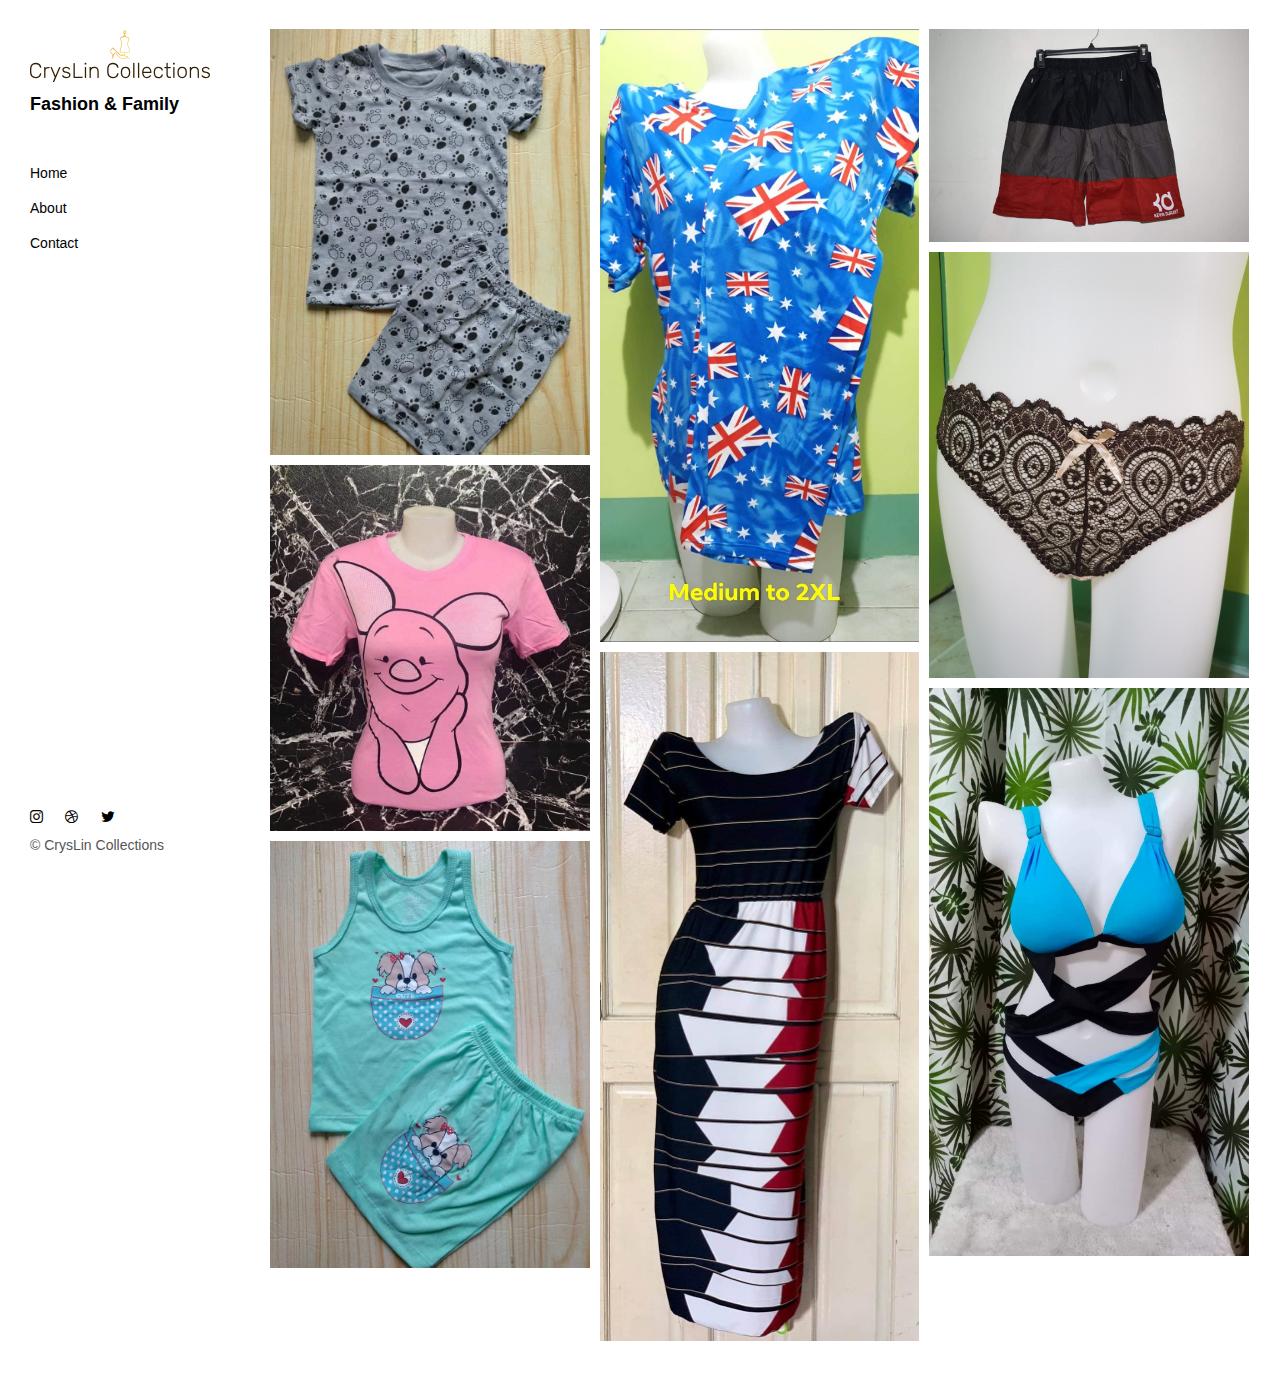
<file: CrysLin Collections/savory/index.html>
<!DOCTYPE html>
<html lang="en">
  <head>
    <meta charset="UTF-8" />
    <meta content="IE=edge" http-equiv="X-UA-Compatible" />
    <meta content="width=device-width,initial-scale=1" name="viewport" />
    <meta content="Page description" name="description" />
    <meta name="google" content="notranslate" />
    <meta
      content="Mashup templates have been developped by Orson.io team"
      name="author"
    />

    <!-- Disable tap highlight on IE -->
    <meta name="msapplication-tap-highlight" content="no" />

    <link href="./assets/apple-icon-180x180.png" rel="apple-touch-icon" />
    <link href="./assets/favicon.ico" rel="icon" />

    <title>CrysLin Collections</title>

    <link href="./main.82cfd66e.css" rel="stylesheet" />
  </head>

  <body>
    <!-- Add your content of header -->
    <header class="">
      <div class="navbar navbar-default visible-xs">
        <button type="button" class="navbar-toggle collapsed">
          <span class="sr-only">Toggle navigation</span>
          <span class="icon-bar"></span>
          <span class="icon-bar"></span>
          <span class="icon-bar"></span>
        </button>
        <a href="./index.html" class="navbar-brand">CrysLin Collections</a>
      </div>

      <nav class="sidebar">
        <div class="navbar-collapse" id="navbar-collapse">
          <div class="site-header hidden-xs">
            <a class="site-brand" href="./index.html" title="">
              <img
                class="img-responsive site-logo"
                alt=""
                src="./assets/images/mashup-logo.svg"
              />
              Fashion & Family
            </a>
            <!-- <p>
              Indulge yourself with fashion trendy family friendly designs.
            </p> -->
          </div>
          <ul class="nav">
            <li><a href="./index.html" title="">Home</a></li>
            <li><a href="./about.html" title="">About</a></li>
            <!-- <li><a href="./services.html" title="">Services</a></li> -->
            <li><a href="./contact.html" title="">Contact</a></li>
            <!-- <li><a href="./components.html" title="">Components</a></li> -->
          </ul>

          <nav class="nav-footer">
            <p class="nav-footer-social-buttons">
              <a class="fa-icon" href="https://www.instagram.com/" title="">
                <i class="fa fa-instagram"></i>
              </a>
              <a class="fa-icon" href="https://dribbble.com/" title="">
                <i class="fa fa-dribbble"></i>
              </a>
              <a class="fa-icon" href="https://twitter.com/" title="">
                <i class="fa fa-twitter"></i>
              </a>
            </p>
            <p>
              © CrysLin Collections
            </p>
          </nav>
        </div>
      </nav>
    </header>
    <main class="" id="main-collapse">
      <!-- Add your site or app content here -->

      <div class="hero-full-wrapper">
        <div class="grid">
          <div class="gutter-sizer"></div>
          <div class="grid-sizer"></div>

          <div class="grid-item">
            <img
              class="img-responsive"
              alt=""
              src="./assets/images/img-12.jpg"
            />
            <a href="./kdpjs.html" class="project-description">
              <div class="project-text-holder">
                <div class="project-text-inner">
                  <h3>Kid's Pajamas</h3>
                  <p>Discover more</p>
                </div>
              </div>
            </a>
          </div>

          <div class="grid-item">
            <img
              class="img-responsive"
              alt=""
              src="./assets/images/img-05.jpg"
            />
            <a href="./adpjs.html" class="project-description">
              <div class="project-text-holder">
                <div class="project-text-inner">
                  <h3>Trendy Adult Pajamas</h3>
                  <p>Discover more</p>
                </div>
              </div>
            </a>
          </div>

          <div class="grid-item">
            <img
              class="img-responsive"
              alt=""
              src="./assets/images/img-13.jpg"
            />
            <a href="./mnsw.html" class="project-description">
              <div class="project-text-holder">
                <div class="project-text-inner">
                  <h3>Men's Sportswear</h3>
                  <p>Discover more</p>
                </div>
              </div>
            </a>
          </div>
          <div class="grid-item">
            <img
              class="img-responsive"
              alt=""
              src="./assets/images/img-04.jpg"
            />
            <a href="./allure.html" class="project-description">
              <div class="project-text-holder">
                <div class="project-text-inner">
                  <h3>Alluring</h3>
                  <p>Discover more</p>
                </div>
              </div>
            </a>
          </div>

          <div class="grid-item">
            <img
              class="img-responsive"
              alt=""
              src="./assets/images/img-07.jpg"
            />
            <a href="./csl.html" class="project-description">
              <div class="project-text-holder">
                <div class="project-text-inner">
                  <h3>Simply Casual</h3>
                  <p>Discover more</p>
                </div>
              </div>
            </a>
          </div>

          <div class="grid-item">
            <img
              class="img-responsive"
              alt=""
              src="./assets/images/img-11.jpg"
            />
            <a href="./soph.html" class="project-description">
              <div class="project-text-holder">
                <div class="project-text-inner">
                  <h3>Fashionably Sophisticated</h3>
                  <p>Discover more</p>
                </div>
              </div>
            </a>
          </div>

          <div class="grid-item">
            <img
              class="img-responsive"
              alt=""
              src="./assets/images/img-10.jpg"
            />
            <a href="./wmsw.html" class="project-description">
              <div class="project-text-holder">
                <div class="project-text-inner">
                  <h3>Womens' Beachwear and Bikinis</h3>
                  <p>Discover more</p>
                </div>
              </div>
            </a>
          </div>
          <div class="grid-item">
            <img
              class="img-responsive"
              alt=""
              src="./assets/images/img-03.jpg"
            />
            <a href="./kids.html" class="project-description">
              <div class="project-text-holder">
                <div class="project-text-inner">
                  <h3>For Kids</h3>
                  <p>Discover more</p>
                </div>
              </div>
            </a>
          </div>
        </div>
      </div>

      <script>
        document.addEventListener("DOMContentLoaded", function (event) {
          masonryBuild();
        });
      </script>
    </main>

    <script>
      document.addEventListener("DOMContentLoaded", function (event) {
        navbarToggleSidebar();
        navActivePage();
      });
    </script>

    <!-- Google Analytics: change UA-XXXXX-X to be your site's ID 

<script>
  (function (i, s, o, g, r, a, m) {
    i['GoogleAnalyticsObject'] = r; i[r] = i[r] || function () {
      (i[r].q = i[r].q || []).push(arguments)
    }, i[r].l = 1 * new Date(); a = s.createElement(o),
      m = s.getElementsByTagName(o)[0]; a.async = 1; a.src = g; m.parentNode.insertBefore(a, m)
  })(window, document, 'script', '//www.google-analytics.com/analytics.js', 'ga');
  ga('create', 'UA-XXXXX-X', 'auto');
  ga('send', 'pageview');
</script>

-->
    <script type="text/javascript" src="./main.85741bff.js"></script>
  </body>
</html>
</file>
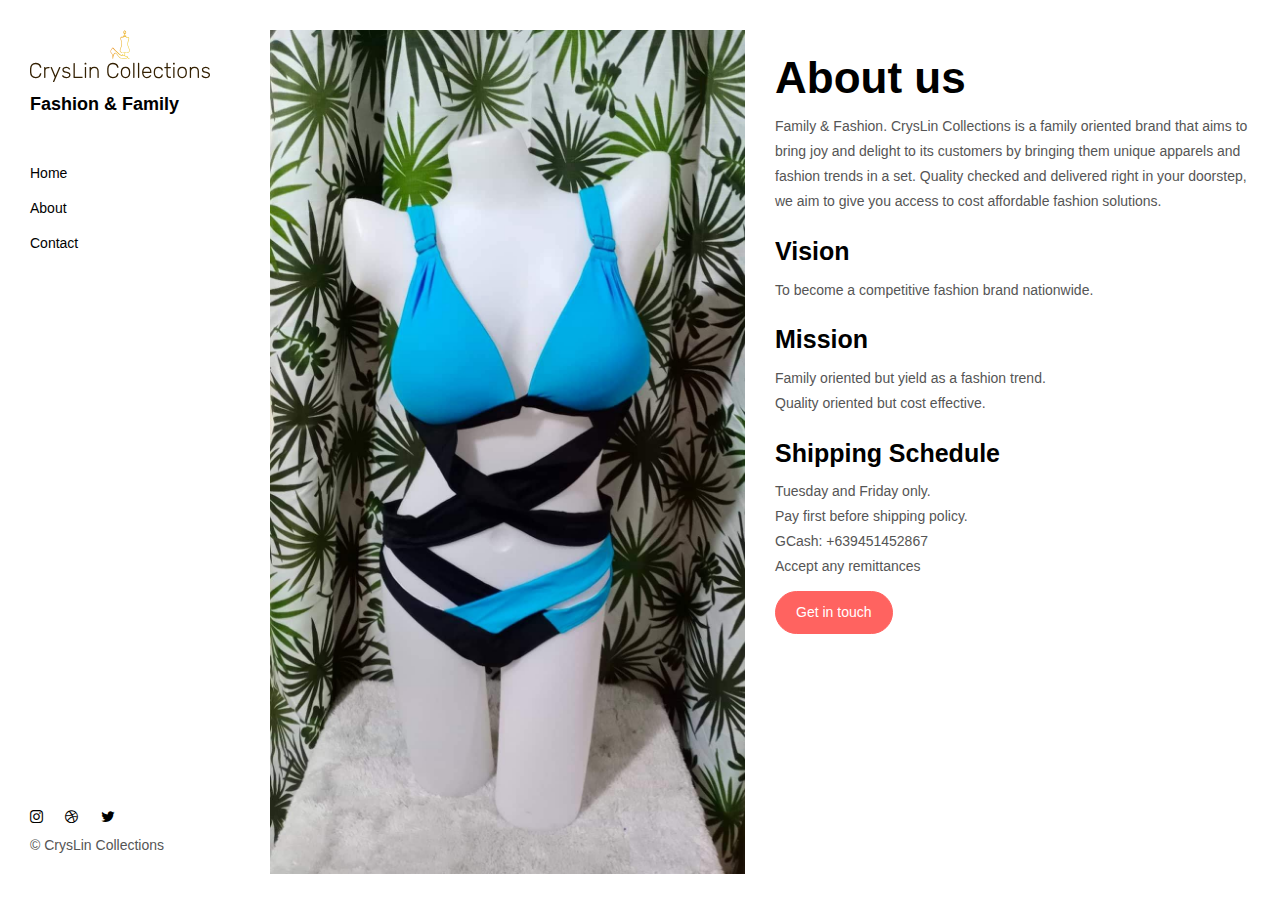
<file: CrysLin Collections/savory/about.html>
<!DOCTYPE html>
<html lang="en">
  <head>
    <meta charset="UTF-8" />
    <meta content="IE=edge" http-equiv="X-UA-Compatible" />
    <meta content="width=device-width,initial-scale=1" name="viewport" />
    <meta content="description" name="description" />
    <meta name="google" content="notranslate" />
    <meta
      content="Mashup templates have been developped by Orson.io team"
      name="author"
    />

    <!-- Disable tap highlight on IE -->
    <meta name="msapplication-tap-highlight" content="no" />

    <link href="./assets/apple-icon-180x180.png" rel="apple-touch-icon" />
    <link href="./assets/favicon.ico" rel="icon" />

    <title>ABOUT US | CrysLin Collections</title>

    <link href="./main.82cfd66e.css" rel="stylesheet" />
  </head>

  <body>
    <!-- Add your content of header -->
    <header class="">
      <div class="navbar navbar-default visible-xs">
        <button type="button" class="navbar-toggle collapsed">
          <span class="sr-only">Toggle navigation</span>
          <span class="icon-bar"></span>
          <span class="icon-bar"></span>
          <span class="icon-bar"></span>
        </button>
        <a href="./index.html" class="navbar-brand">Fashion & Family</a>
      </div>

      <nav class="sidebar">
        <div class="navbar-collapse" id="navbar-collapse">
          <div class="site-header hidden-xs">
            <a class="site-brand" href="./index.html" title="">
              <img
                class="img-responsive site-logo"
                alt=""
                src="./assets/images/mashup-logo.svg"
              />
              Fashion & Family
            </a>
            <!-- <p>Lorem ipsum dolor sit amet, consectetur adipisicing elit, sed do eiusmod
        tempor.</p> -->
          </div>
          <ul class="nav">
            <li><a href="./index.html" title="">Home</a></li>
            <li><a href="./about.html" title="">About</a></li>
            <!-- <li><a href="./services.html" title="">Services</a></li> -->
            <li><a href="./contact.html" title="">Contact</a></li>
            <!-- <li><a href="./components.html" title="">Components</a></li> -->
          </ul>

          <nav class="nav-footer">
            <p class="nav-footer-social-buttons">
              <a class="fa-icon" href="https://www.instagram.com/" title="">
                <i class="fa fa-instagram"></i>
              </a>
              <a class="fa-icon" href="https://dribbble.com/" title="">
                <i class="fa fa-dribbble"></i>
              </a>
              <a class="fa-icon" href="https://twitter.com/" title="">
                <i class="fa fa-twitter"></i>
              </a>
            </p>
            <p>
              © CrysLin Collections
            </p>
          </nav>
        </div>
      </nav>
    </header>
    <main class="" id="main-collapse">
      <div class="row">
        <div class="col-xs-12 col-md-6">
          <img class="img-responsive" alt="" src="./assets/images/img-10.jpg" />
        </div>
        <div class="col-xs-12 col-md-6">
          <h1>About us</h1>

          <p>
            Family & Fashion. CrysLin Collections is a family oriented brand
            that aims to bring joy and delight to its customers by bringing them
            unique apparels and fashion trends in a set. Quality checked and
            delivered right in your doorstep, we aim to give you access to cost
            affordable fashion solutions.
          </p>

          <h3>Vision</h3>

          <p>
            To become a competitive fashion brand nationwide.
          </p>

          <h3>Mission</h3>

          <p>
            Family oriented but yield as a fashion trend. <br />
            Quality oriented but cost effective.
          </p>

          <h3>Shipping Schedule</h3>
          <p>
            Tuesday and Friday only. <br />
            Pay first before shipping policy. <br />
            GCash: +639451452867 <br />
            Accept any remittances <br />
          </p>

          <a href="contact.html" class="btn btn-primary" title="">
            Get in touch</a
          >
        </div>
      </div>
    </main>

    <script>
      document.addEventListener("DOMContentLoaded", function (event) {
        navbarToggleSidebar();
        navActivePage();
      });
    </script>

    <!-- Google Analytics: change UA-XXXXX-X to be your site's ID 

<script>
  (function (i, s, o, g, r, a, m) {
    i['GoogleAnalyticsObject'] = r; i[r] = i[r] || function () {
      (i[r].q = i[r].q || []).push(arguments)
    }, i[r].l = 1 * new Date(); a = s.createElement(o),
      m = s.getElementsByTagName(o)[0]; a.async = 1; a.src = g; m.parentNode.insertBefore(a, m)
  })(window, document, 'script', '//www.google-analytics.com/analytics.js', 'ga');
  ga('create', 'UA-XXXXX-X', 'auto');
  ga('send', 'pageview');
</script>

-->
    <script type="text/javascript" src="./main.85741bff.js"></script>
  </body>
</html>
</file>
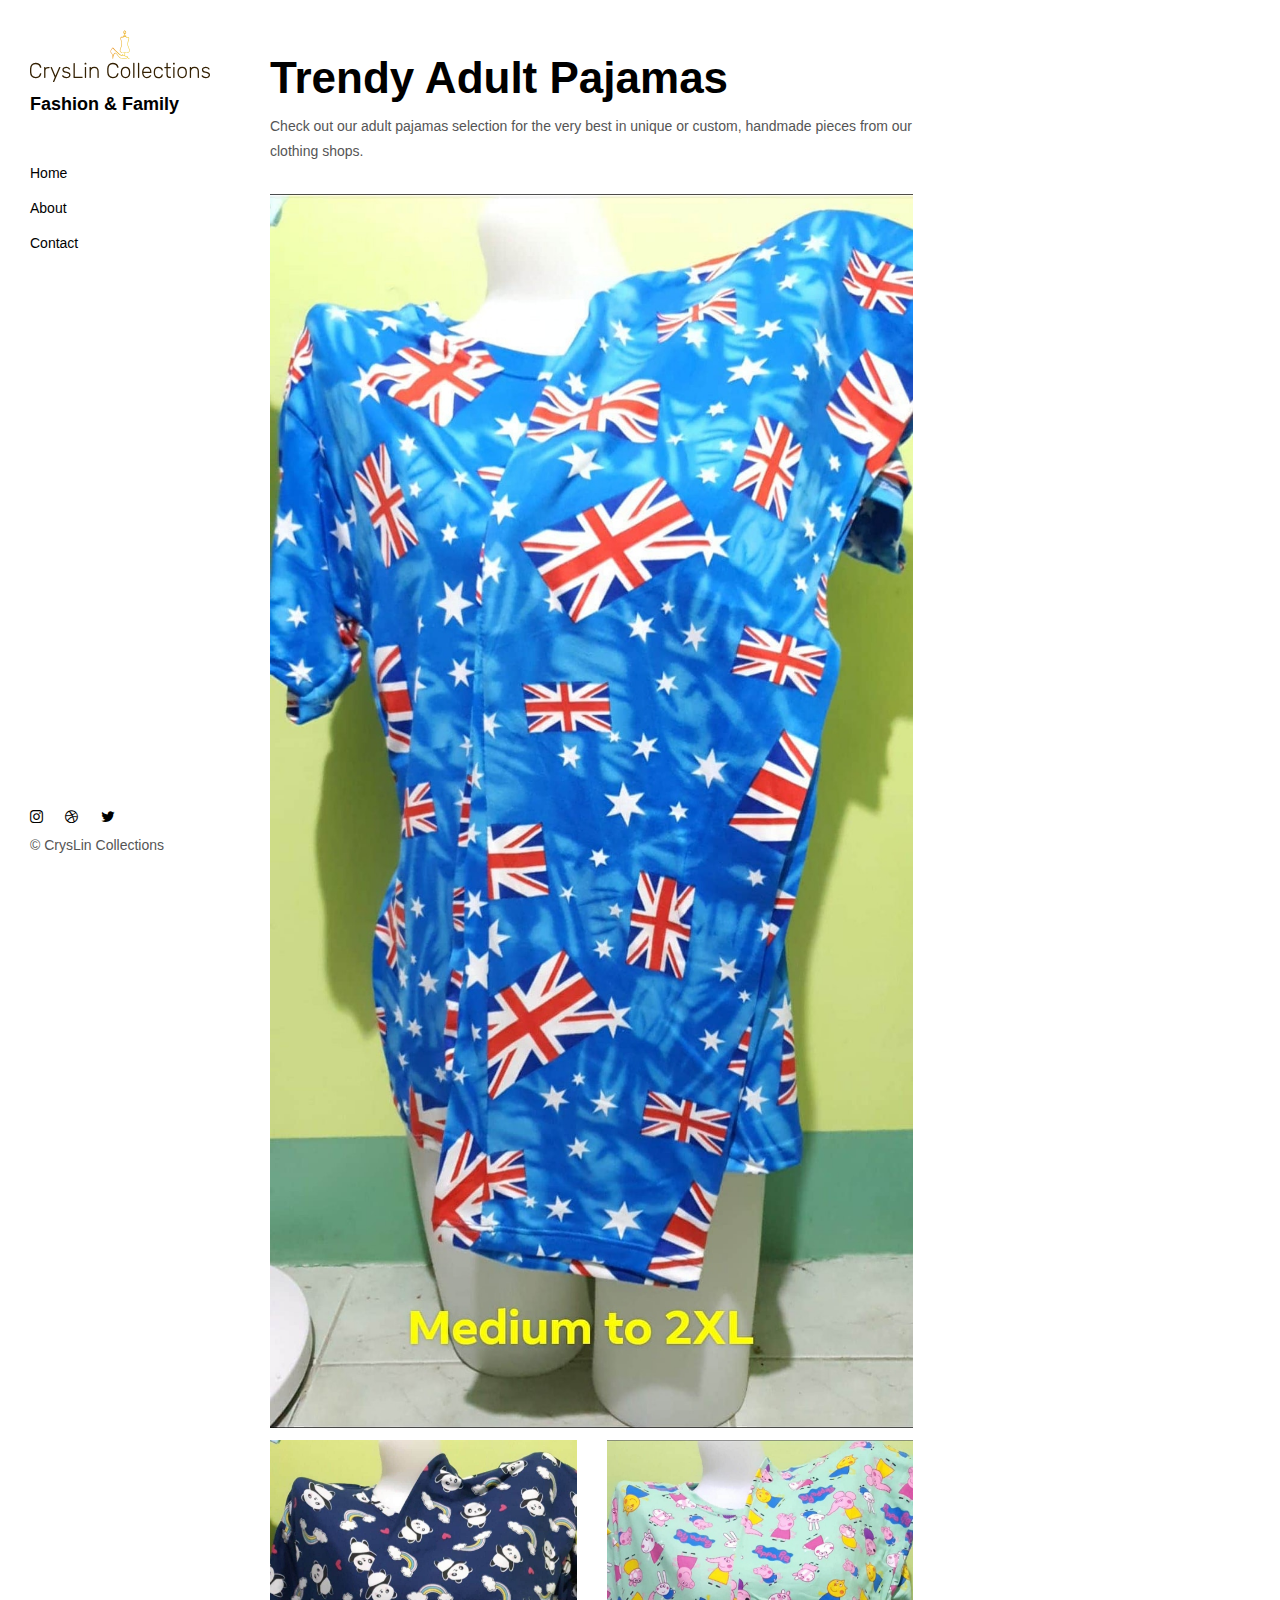
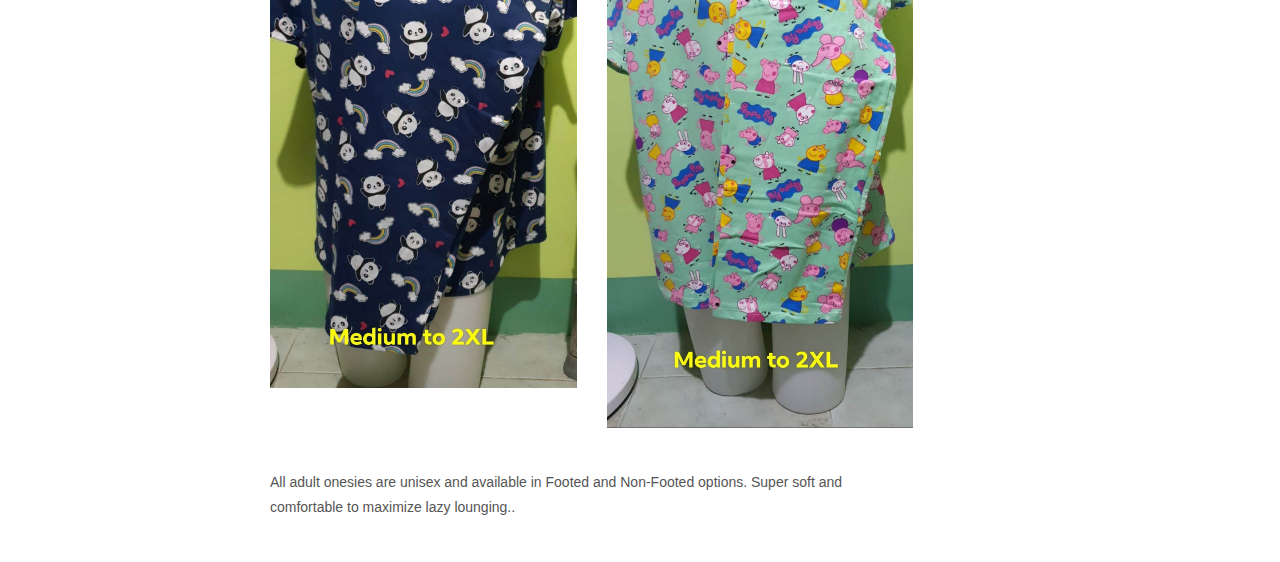
<file: CrysLin Collections/savory/adpjs.html>
<!DOCTYPE html>
<html lang="en">
  <head>
    <meta charset="UTF-8" />
    <meta content="IE=edge" http-equiv="X-UA-Compatible" />
    <meta content="width=device-width,initial-scale=1" name="viewport" />
    <meta content="description" name="description" />
    <meta name="google" content="notranslate" />
    <meta
      content="Mashup templates have been developped by Orson.io team"
      name="author"
    />

    <!-- Disable tap highlight on IE -->
    <meta name="msapplication-tap-highlight" content="no" />

    <link href="./assets/apple-icon-180x180.png" rel="apple-touch-icon" />
    <link href="./assets/favicon.ico" rel="icon" />

    <title>Trendy Adult Pajamas | CrysLin Collections</title>

    <link href="./main.82cfd66e.css" rel="stylesheet" />
  </head>

  <body>
    <!-- Add your content of header -->
    <header class="">
      <div class="navbar navbar-default visible-xs">
        <button type="button" class="navbar-toggle collapsed">
          <span class="sr-only">Toggle navigation</span>
          <span class="icon-bar"></span>
          <span class="icon-bar"></span>
          <span class="icon-bar"></span>
        </button>
        <a href="./index.html" class="navbar-brand">Fashion & Familye</a>
      </div>

      <nav class="sidebar">
        <div class="navbar-collapse" id="navbar-collapse">
          <div class="site-header hidden-xs">
            <a class="site-brand" href="./index.html" title="">
              <img
                class="img-responsive site-logo"
                alt=""
                src="./assets/images/mashup-logo.svg"
              />
              Fashion & Family
            </a>
            <!-- <p>
              Lorem ipsum dolor sit amet, consectetur adipisicing elit, sed do
              eiusmod tempor.
            </p> -->
          </div>
          <ul class="nav">
            <li><a href="./index.html" title="">Home</a></li>
            <li><a href="./about.html" title="">About</a></li>
            <!-- <li><a href="./services.html" title="">Services</a></li> -->
            <li><a href="./contact.html" title="">Contact</a></li>
            <!-- <li><a href="./components.html" title="">Components</a></li> -->
          </ul>

          <nav class="nav-footer">
            <p class="nav-footer-social-buttons">
              <a class="fa-icon" href="https://www.instagram.com/" title="">
                <i class="fa fa-instagram"></i>
              </a>
              <a class="fa-icon" href="https://dribbble.com/" title="">
                <i class="fa fa-dribbble"></i>
              </a>
              <a class="fa-icon" href="https://twitter.com/" title="">
                <i class="fa fa-twitter"></i>
              </a>
            </p>
            <p>
              © CrysLin Collections
            </p>
          </nav>
        </div>
      </nav>
    </header>
    <main class="" id="main-collapse">
      <div class="row">
        <div class="col-xs-12 col-md-8">
          <div class="section-container-spacer">
            <h1>Trendy Adult Pajamas</h1>
            <p>
              Check out our adult pajamas selection for the very best in unique
              or custom, handmade pieces from our clothing shops.
            </p>
          </div>

          <div class="section-container-spacer">
            <p>
              <img
                class="img-responsive"
                alt=""
                src="./assets/images/img-05.jpg"
              />
            </p>
            <div class="row">
              <div class="col-xs-12 col-md-6">
                <p>
                  <img
                    class="img-responsive"
                    alt=""
                    src="./assets/images/img-17.jpg"
                  />
                </p>
              </div>
              <div class="col-xs-12 col-md-6">
                <p>
                  <img
                    class="img-responsive"
                    alt=""
                    src="./assets/images/img-18.jpg"
                  />
                </p>
              </div>
            </div>
          </div>

          <p>
            All adult onesies are unisex and available in Footed and Non-Footed
            options. Super soft and comfortable to maximize lazy lounging..
          </p>
        </div>
      </div>
    </main>

    <script>
      document.addEventListener("DOMContentLoaded", function (event) {
        navbarToggleSidebar();
        navActivePage();
      });
    </script>

    <!-- Google Analytics: change UA-XXXXX-X to be your site's ID 

<script>
  (function (i, s, o, g, r, a, m) {
    i['GoogleAnalyticsObject'] = r; i[r] = i[r] || function () {
      (i[r].q = i[r].q || []).push(arguments)
    }, i[r].l = 1 * new Date(); a = s.createElement(o),
      m = s.getElementsByTagName(o)[0]; a.async = 1; a.src = g; m.parentNode.insertBefore(a, m)
  })(window, document, 'script', '//www.google-analytics.com/analytics.js', 'ga');
  ga('create', 'UA-XXXXX-X', 'auto');
  ga('send', 'pageview');
</script>

-->
    <script type="text/javascript" src="./main.85741bff.js"></script>
  </body>
</html>
</file>
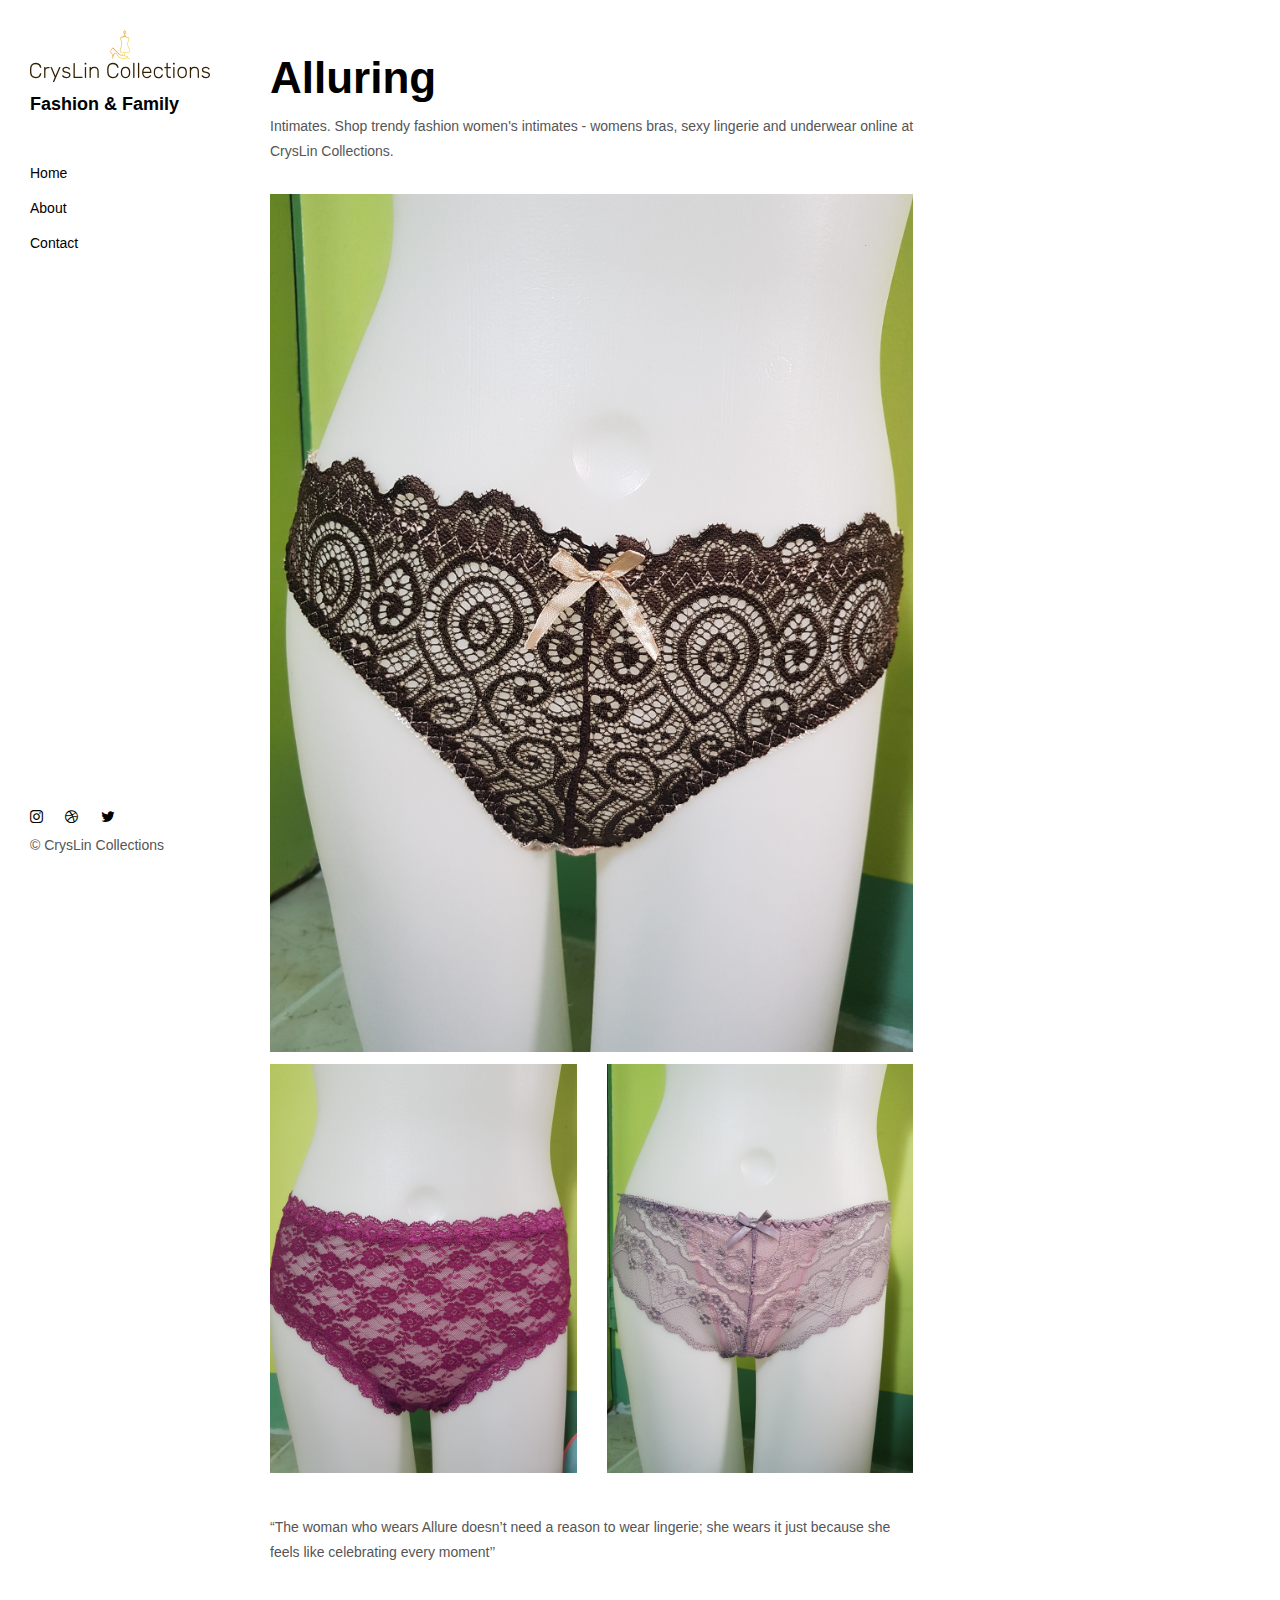
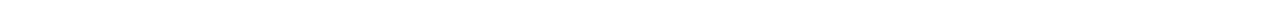
<file: CrysLin Collections/savory/allure.html>
<!DOCTYPE html>
<html lang="en">
  <head>
    <meta charset="UTF-8" />
    <meta content="IE=edge" http-equiv="X-UA-Compatible" />
    <meta content="width=device-width,initial-scale=1" name="viewport" />
    <meta content="description" name="description" />
    <meta name="google" content="notranslate" />
    <meta
      content="Mashup templates have been developped by Orson.io team"
      name="author"
    />

    <!-- Disable tap highlight on IE -->
    <meta name="msapplication-tap-highlight" content="no" />

    <link href="./assets/apple-icon-180x180.png" rel="apple-touch-icon" />
    <link href="./assets/favicon.ico" rel="icon" />

    <title>Alluring | CrysLin Collections</title>

    <link href="./main.82cfd66e.css" rel="stylesheet" />
  </head>

  <body>
    <!-- Add your content of header -->
    <header class="">
      <div class="navbar navbar-default visible-xs">
        <button type="button" class="navbar-toggle collapsed">
          <span class="sr-only">Toggle navigation</span>
          <span class="icon-bar"></span>
          <span class="icon-bar"></span>
          <span class="icon-bar"></span>
        </button>
        <a href="./index.html" class="navbar-brand">Fashion & Familye</a>
      </div>

      <nav class="sidebar">
        <div class="navbar-collapse" id="navbar-collapse">
          <div class="site-header hidden-xs">
            <a class="site-brand" href="./index.html" title="">
              <img
                class="img-responsive site-logo"
                alt=""
                src="./assets/images/mashup-logo.svg"
              />
              Fashion & Family
            </a>
            <!-- <p>
              Lorem ipsum dolor sit amet, consectetur adipisicing elit, sed do
              eiusmod tempor.
            </p> -->
          </div>
          <ul class="nav">
            <li><a href="./index.html" title="">Home</a></li>
            <li><a href="./about.html" title="">About</a></li>
            <!-- <li><a href="./services.html" title="">Services</a></li> -->
            <li><a href="./contact.html" title="">Contact</a></li>
            <!-- <li><a href="./components.html" title="">Components</a></li> -->
          </ul>

          <nav class="nav-footer">
            <p class="nav-footer-social-buttons">
              <a class="fa-icon" href="https://www.instagram.com/" title="">
                <i class="fa fa-instagram"></i>
              </a>
              <a class="fa-icon" href="https://dribbble.com/" title="">
                <i class="fa fa-dribbble"></i>
              </a>
              <a class="fa-icon" href="https://twitter.com/" title="">
                <i class="fa fa-twitter"></i>
              </a>
            </p>
            <p>
              © CrysLin Collections
            </p>
          </nav>
        </div>
      </nav>
    </header>
    <main class="" id="main-collapse">
      <div class="row">
        <div class="col-xs-12 col-md-8">
          <div class="section-container-spacer">
            <h1>Alluring</h1>
            <p>
              Intimates. Shop trendy fashion women's intimates - womens bras,
              sexy lingerie and underwear online at CrysLin Collections.
            </p>
          </div>

          <div class="section-container-spacer">
            <p>
              <img
                class="img-responsive"
                alt=""
                src="./assets/images/img-04.jpg"
              />
            </p>
            <div class="row">
              <div class="col-xs-12 col-md-6">
                <p>
                  <img
                    class="img-responsive"
                    alt=""
                    src="./assets/images/img-20.jpg"
                  />
                </p>
              </div>
              <div class="col-xs-12 col-md-6">
                <p>
                  <img
                    class="img-responsive"
                    alt=""
                    src="./assets/images/img-21.jpg"
                  />
                </p>
              </div>
            </div>
          </div>

          <p>
            “The woman who wears Allure doesn’t need a reason to wear lingerie;
            she wears it just because she feels like celebrating every moment’’
          </p>
        </div>
      </div>
    </main>

    <script>
      document.addEventListener("DOMContentLoaded", function (event) {
        navbarToggleSidebar();
        navActivePage();
      });
    </script>

    <!-- Google Analytics: change UA-XXXXX-X to be your site's ID 

<script>
  (function (i, s, o, g, r, a, m) {
    i['GoogleAnalyticsObject'] = r; i[r] = i[r] || function () {
      (i[r].q = i[r].q || []).push(arguments)
    }, i[r].l = 1 * new Date(); a = s.createElement(o),
      m = s.getElementsByTagName(o)[0]; a.async = 1; a.src = g; m.parentNode.insertBefore(a, m)
  })(window, document, 'script', '//www.google-analytics.com/analytics.js', 'ga');
  ga('create', 'UA-XXXXX-X', 'auto');
  ga('send', 'pageview');
</script>

-->
    <script type="text/javascript" src="./main.85741bff.js"></script>
  </body>
</html>
</file>
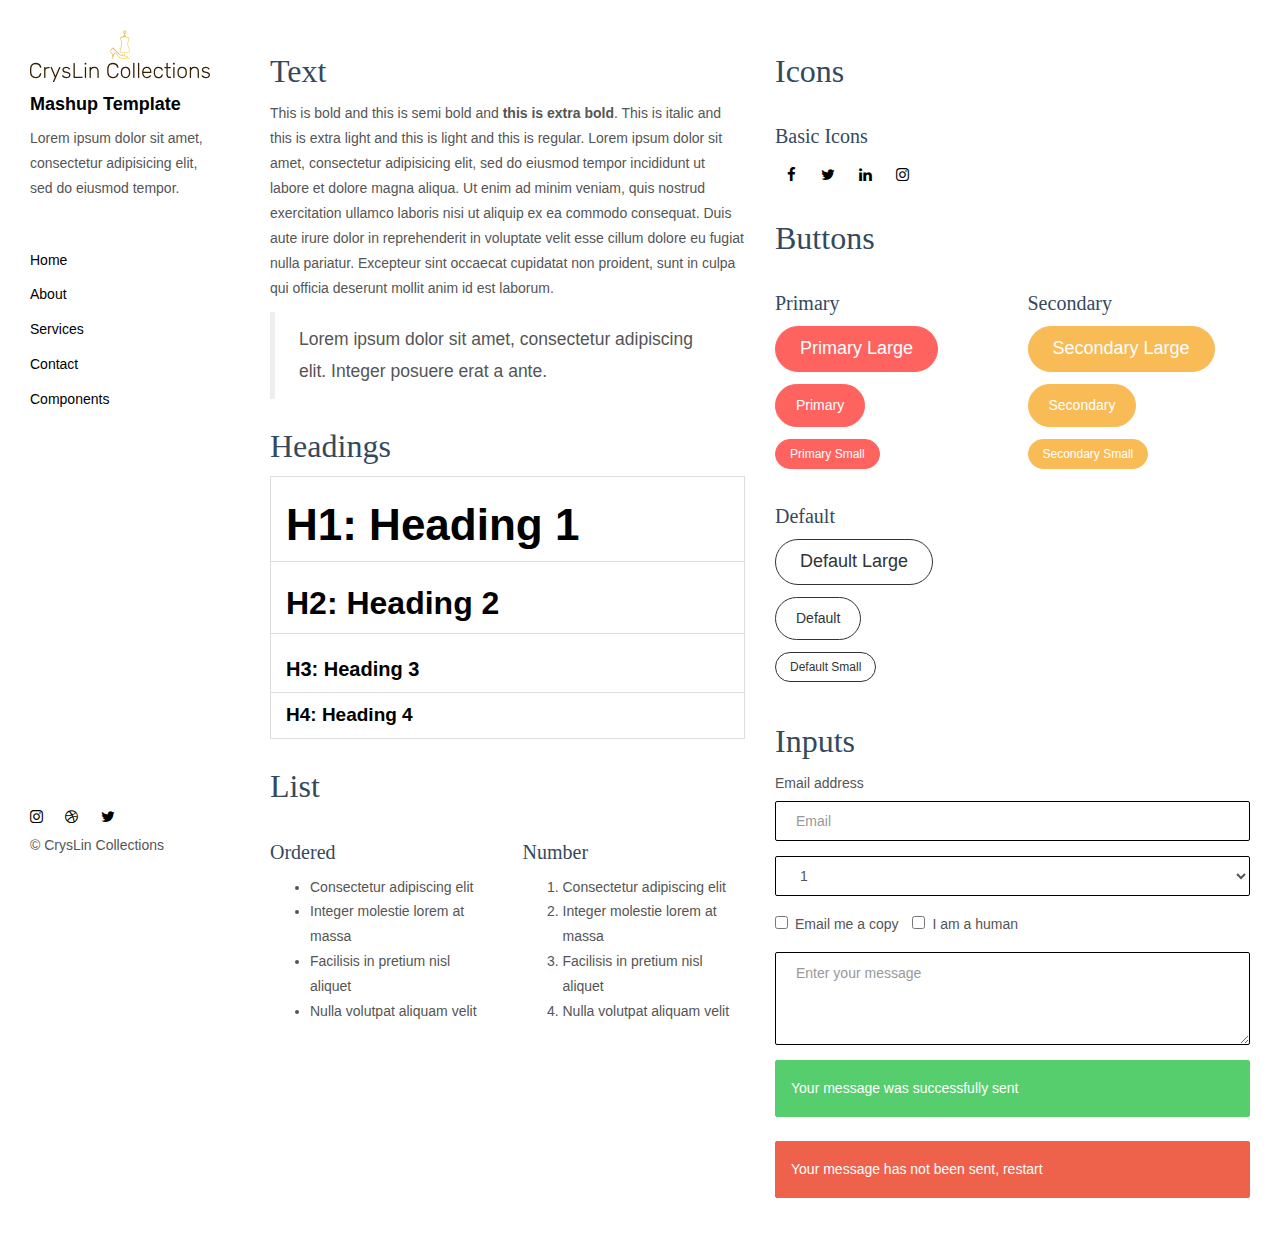
<file: CrysLin Collections/savory/components.html>
<!DOCTYPE html>
<html lang="en">

<head>
  <meta charset="UTF-8">
  <meta content="IE=edge" http-equiv="X-UA-Compatible">
  <meta content="width=device-width,initial-scale=1" name="viewport">
  <meta content="description" name="description">
  <meta name="google" content="notranslate" />
  <meta content="Mashup templates have been developped by Orson.io team" name="author">

  <!-- Disable tap highlight on IE -->
  <meta name="msapplication-tap-highlight" content="no">
  
  <link href="./assets/apple-icon-180x180.png" rel="apple-touch-icon">
  <link href="./assets/favicon.ico" rel="icon">



  <title>Title page</title>  

<link href="./main.82cfd66e.css" rel="stylesheet"></head>

<body>

 <!-- Add your content of header -->
<header class="">
  <div class="navbar navbar-default visible-xs">
    <button type="button" class="navbar-toggle collapsed">
      <span class="sr-only">Toggle navigation</span>
      <span class="icon-bar"></span>
      <span class="icon-bar"></span>
      <span class="icon-bar"></span>
    </button>
    <a href="./index.html" class="navbar-brand">Mashup Template</a>
  </div>

  <nav class="sidebar">
    <div class="navbar-collapse" id="navbar-collapse">
      <div class="site-header hidden-xs">
          <a class="site-brand" href="./index.html" title="">
            <img class="img-responsive site-logo" alt="" src="./assets/images/mashup-logo.svg">
            Mashup Template
          </a>
        <p>Lorem ipsum dolor sit amet, consectetur adipisicing elit, sed do eiusmod
        tempor.</p>
      </div>
      <ul class="nav">
        <li><a href="./index.html" title="">Home</a></li>
        <li><a href="./about.html" title="">About</a></li>
        <li><a href="./services.html" title="">Services</a></li>
        <li><a href="./contact.html" title="">Contact</a></li>
        <li><a href="./components.html" title="">Components</a></li>

      </ul>

      <nav class="nav-footer">
        <p class="nav-footer-social-buttons">
          <a class="fa-icon" href="https://www.instagram.com/" title="">
            <i class="fa fa-instagram"></i>
          </a>
          <a class="fa-icon" href="https://dribbble.com/" title="">
            <i class="fa fa-dribbble"></i>
          </a>
          <a class="fa-icon" href="https://twitter.com/" title="">
            <i class="fa fa-twitter"></i>
          </a>
        </p>
        <p>
          © CrysLin Collections
        </p>
      </nav> 
    </div> 
  </nav>
</header>
<main class="" id="main-collapse">


<!-- Add your site or app content here -->

    <div class="row">
      <div class="col-xs-12 col-md-6">

        <div class="template-example">
          <h2 class="template-title-example">Text</h2>
          <p>This is bold and this is semi bold and <b>this is extra bold</b>. This is italic and this is extra light and this is light
          and this is regular. Lorem ipsum dolor sit amet, consectetur adipisicing elit, sed do eiusmod
          tempor incididunt ut labore et dolore magna aliqua. Ut enim ad minim veniam,
          quis nostrud exercitation ullamco laboris nisi ut aliquip ex ea commodo
          consequat. Duis aute irure dolor in reprehenderit in voluptate velit esse
          cillum dolore eu fugiat nulla pariatur. Excepteur sint occaecat cupidatat non
          proident, sunt in culpa qui officia deserunt mollit anim id est laborum.

          <blockquote>
            <p>Lorem ipsum dolor sit amet, consectetur adipiscing elit. Integer posuere erat a ante.</p>
          </blockquote>
          
          </p>
        </div>

        <div class="template-example">
          <h2 class="template-title-example">Headings</h2>
          
          <table class="table table-bordered">
            <tr><td><h1>H1: Heading 1</h1></td></tr>
            <tr><td><h2>H2: Heading 2</h2></td></tr>
            <tr><td><h3>H3: Heading 3</h3></td></tr>
            <tr><td><h4>H4: Heading 4</h4></td></tr>
          </table>
          
        </div>

        
        <div class="template-example">
          <h2 class="template-title-example">List</h2>
          <div class="row">
            <div class="col-md-6">
              <h3 class="template-title-example">Ordered</h3>
              <ul>
                <li>Consectetur adipiscing elit</li>
                <li>Integer molestie lorem at massa</li>
                <li>Facilisis in pretium nisl aliquet</li>
                <li>Nulla volutpat aliquam velit</li>
              </ul>
            </div>
            <div class="col-md-6">
              <h3 class="template-title-example">Number</h3>
              <ol>
                <li>Consectetur adipiscing elit</li>
                <li>Integer molestie lorem at massa</li>
                <li>Facilisis in pretium nisl aliquet</li>
                <li>Nulla volutpat aliquam velit</li>
              </ol>
            </div>
          </div>
        </div>
        

        
      </div>

      <div class="col-xs-12 col-md-6">
        <div class="template-example">
          <h2 class="template-title-example">Icons</h2>
          
          <div class="row">
            
            <div class="col-md-6">
               <h3 class="template-title-example">Basic Icons</h2>
                <ul class="list-icons">
                  <li>
                    <span class="fa-icon">
                      <i class="fa fa-facebook"></i>
                    </span>
                  </li>
                  <li>
                    <span class="fa-icon">
                      <i class="fa fa-twitter"></i>
                    </span>
                  </li>
                  <li>
                    <span class="fa-icon">
                      <i class="fa fa-linkedin"></i>
                    </span>
                  </li>
                  <li>
                    <span class="fa-icon">
                      <i class="fa fa-instagram"></i>
                    </span>
                  </li>
                </ul>
            </div>

          </div>


          


        </div>

        <div class="template-example">
          <h2 class="template-title-example">Buttons</h2>
          <div class="row">
            <div class="col-md-6">
              <h3 class="template-title-example">Primary</h2>
              <div class="row">
                  <div class="col-md-6">
                  <p><a href="" class="btn btn-primary btn-lg">Primary Large</a></p>
                  <p><a href="" class="btn btn-primary">Primary </a></p>
                  <p><a href="" class="btn btn-primary btn-sm">Primary Small</a></p>
                </div>
              </div>

              <h3 class="template-title-example">Default</h2>
              <div class="row">
                  <div class="col-md-6">
                  <p><a href="" class="btn btn-default btn-lg">Default Large</a></p>
                  <p><a href="" class="btn btn-default">Default </a></p>
                  <p><a href="" class="btn btn-default btn-sm">Default Small</a></p>
                </div>
              </div>

            </div>

            <div class="col-md-6">
              <h3 class="template-title-example">Secondary</h2>
              <div class="row">
                  <div class="col-md-6">
                  <p><a href="" class="btn btn-info btn-lg">Secondary Large</a></p>
                  <p><a href="" class="btn btn-info">Secondary </a></p>
                  <p><a href="" class="btn btn-info btn-sm">Secondary Small</a></p>
                </div>
              </div>
            </div>
          </div>
        </div>
        
        <div class="template-example">
          <h2 class="template-title-example">Inputs</h2>

            <div class="form-group">
              <label for="exampleInputEmail1">Email address</label>
              <input type="email" class="form-control" id="exampleInputEmail1" placeholder="Email">
            </div>

            <div class="form-group">
              <select class="form-control">
                <option>1</option>
                <option>2</option>
                <option>3</option>
                <option>4</option>
                <option>5</option>
              </select>
            </div>

            <div class="form-group">
              <label class="checkbox-inline">
                <input 
                type="checkbox" id="inlineCheckbox1" value="option1"> Email me a copy
              </label>
              <label class="checkbox-inline">
                <input type="checkbox" id="inlineCheckbox2" value="option2"> I am a human
              </label>
            </div>

            <div class="form-group">
              <textarea class="form-control" rows="3" placeholder="Enter your message"></textarea>
            </div>
            
            <div class="alert alert-success" role="alert">Your message was successfully sent</div>
            <div class="alert alert-danger" role="alert">Your message has not been sent, restart</div>
        </div>




      </div>
    </div>
 

</main>

<script>
document.addEventListener("DOMContentLoaded", function (event) {
  navbarToggleSidebar();
  navActivePage();
});
</script>

<!-- Google Analytics: change UA-XXXXX-X to be your site's ID 

<script>
  (function (i, s, o, g, r, a, m) {
    i['GoogleAnalyticsObject'] = r; i[r] = i[r] || function () {
      (i[r].q = i[r].q || []).push(arguments)
    }, i[r].l = 1 * new Date(); a = s.createElement(o),
      m = s.getElementsByTagName(o)[0]; a.async = 1; a.src = g; m.parentNode.insertBefore(a, m)
  })(window, document, 'script', '//www.google-analytics.com/analytics.js', 'ga');
  ga('create', 'UA-XXXXX-X', 'auto');
  ga('send', 'pageview');
</script>

--> <script type="text/javascript" src="./main.85741bff.js"></script></body>

</html>
</file>
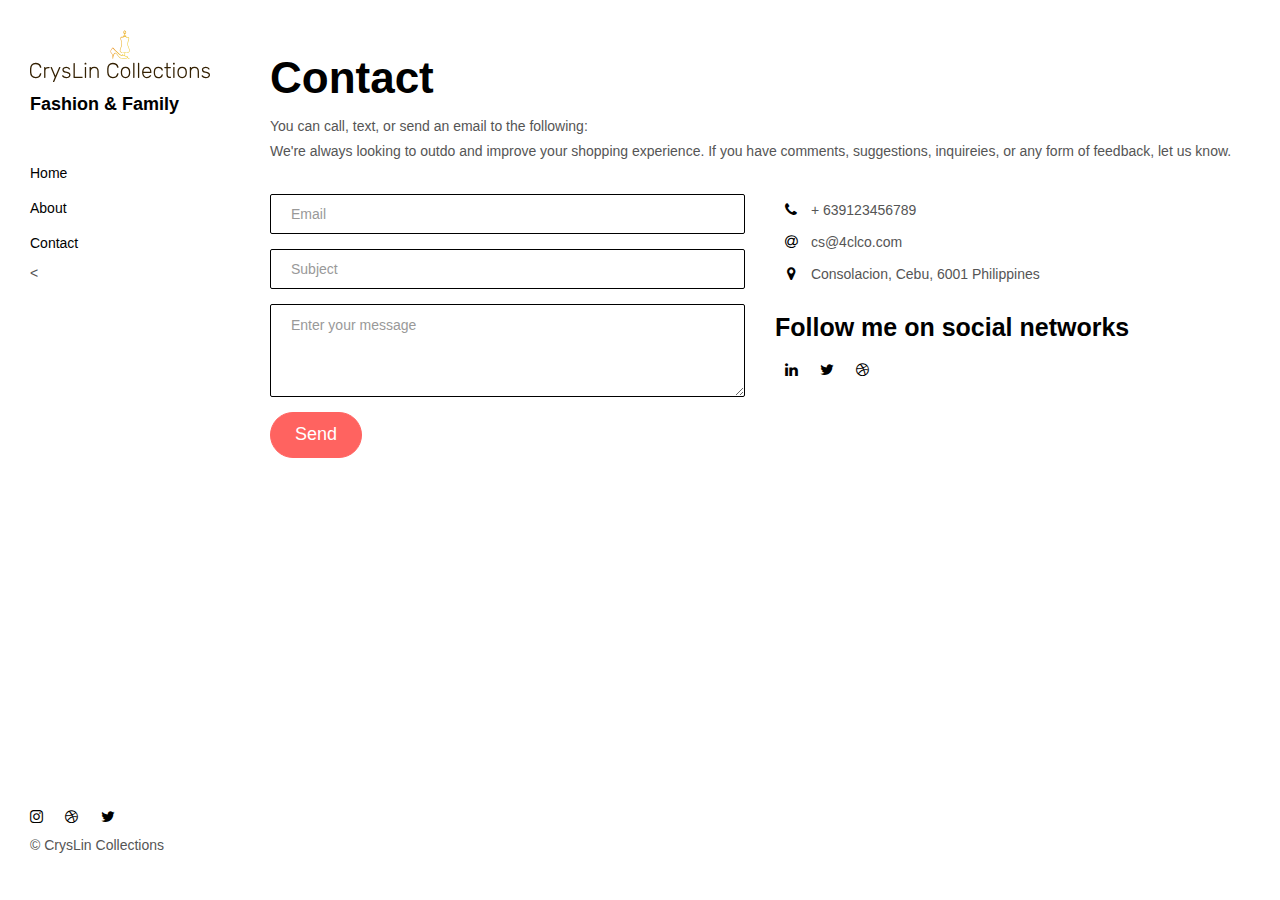
<file: CrysLin Collections/savory/contact.html>
<!DOCTYPE html>
<html lang="en">
  <head>
    <meta charset="UTF-8" />
    <meta content="IE=edge" http-equiv="X-UA-Compatible" />
    <meta content="width=device-width,initial-scale=1" name="viewport" />
    <meta content="description" name="description" />
    <meta name="google" content="notranslate" />
    <meta
      content="Mashup templates have been developped by Orson.io team"
      name="author"
    />

    <!-- Disable tap highlight on IE -->
    <meta name="msapplication-tap-highlight" content="no" />

    <link href="./assets/apple-icon-180x180.png" rel="apple-touch-icon" />
    <link href="./assets/favicon.ico" rel="icon" />

    <title>CONTACT US | CrysLin Collections</title>

    <link href="./main.82cfd66e.css" rel="stylesheet" />
  </head>

  <body>
    <!-- Add your content of header -->
    <header class="">
      <div class="navbar navbar-default visible-xs">
        <button type="button" class="navbar-toggle collapsed">
          <span class="sr-only">Toggle navigation</span>
          <span class="icon-bar"></span>
          <span class="icon-bar"></span>
          <span class="icon-bar"></span>
        </button>
        <a href="./index.html" class="navbar-brand">Fashion & Family</a>
      </div>

      <nav class="sidebar">
        <div class="navbar-collapse" id="navbar-collapse">
          <div class="site-header hidden-xs">
            <a class="site-brand" href="./index.html" title="">
              <img
                class="img-responsive site-logo"
                alt=""
                src="./assets/images/mashup-logo.svg"
              />
              Fashion & Family
            </a>
            <!-- <p>
              Lorem ipsum dolor sit amet, consectetur adipisicing elit, sed do
              eiusmod tempor.
            </p> -->
          </div>
          <ul class="nav">
            <li><a href="./index.html" title="">Home</a></li>
            <li><a href="./about.html" title="">About</a></li>
            <!-- <li><a href="./services.html" title="">Services</a></li> -->
            <li><a href="./contact.html" title="">Contact</a></li>
            <!-- <li><a href="./components.html" title="">Components</a></li> -->
          </ul>

          <
          <nav class="nav-footer">
            <p class="nav-footer-social-buttons">
              <a class="fa-icon" href="https://www.instagram.com/" title="">
                <i class="fa fa-instagram"></i>
              </a>
              <a class="fa-icon" href="https://dribbble.com/" title="">
                <i class="fa fa-dribbble"></i>
              </a>
              <a class="fa-icon" href="https://twitter.com/" title="">
                <i class="fa fa-twitter"></i>
              </a>
            </p>
            <p>
              © CrysLin Collections
            </p>
          </nav>
        </div>
      </nav>
    </header>
    <main class="" id="main-collapse">
      <div class="row">
        <div class="col-xs-12">
          <div class="section-container-spacer">
            <h1>Contact</h1>
            <p>
              You can call, text, or send an email to the following:
              <br />We're always looking to outdo and improve your shopping
              experience. If you have comments, suggestions, inquireies, or any
              form of feedback, let us know.
            </p>
          </div>

          <div class="section-container-spacer">
            <form action="" class="reveal-content">
              <div class="row">
                <div class="col-md-6">
                  <div class="form-group">
                    <input
                      type="email"
                      class="form-control"
                      id="email"
                      placeholder="Email"
                    />
                  </div>
                  <div class="form-group">
                    <input
                      type="text"
                      class="form-control"
                      id="subject"
                      placeholder="Subject"
                    />
                  </div>
                  <div class="form-group">
                    <textarea
                      class="form-control"
                      rows="3"
                      placeholder="Enter your message"
                    ></textarea>
                  </div>
                  <button type="submit" class="btn btn-primary btn-lg">
                    Send
                  </button>
                </div>
                <div class="col-md-6">
                  <ul class="list-unstyled address-container">
                    <li>
                      <span class="fa-icon">
                        <i class="fa fa-phone" aria-hidden="true"></i>
                      </span>
                      + 639123456789
                    </li>
                    <li>
                      <span class="fa-icon">
                        <i class="fa fa-at" aria-hidden="true"></i>
                      </span>
                      cs@4clco.com
                    </li>
                    <li>
                      <span class="fa-icon">
                        <i class="fa fa fa-map-marker" aria-hidden="true"></i>
                      </span>
                      Consolacion, Cebu, 6001 Philippines
                    </li>
                  </ul>
                  <h3>Follow me on social networks</h3>
                  <a href="https://www.linkedin.com/" title="" class="fa-icon">
                    <i class="fa fa-linkedin"></i>
                  </a>
                  <a href="https://twitter.com/" title="" class="fa-icon">
                    <i class="fa fa-twitter"></i>
                  </a>
                  <a href="https://dribbble.com/" title="" class="fa-icon">
                    <i class="fa fa-dribbble"></i>
                  </a>
                </div>
              </div>
            </form>
          </div>
        </div>
      </div>
    </main>

    <script>
      document.addEventListener("DOMContentLoaded", function (event) {
        navbarToggleSidebar();
        navActivePage();
      });
    </script>

    <!-- Google Analytics: change UA-XXXXX-X to be your site's ID 

<script>
  (function (i, s, o, g, r, a, m) {
    i['GoogleAnalyticsObject'] = r; i[r] = i[r] || function () {
      (i[r].q = i[r].q || []).push(arguments)
    }, i[r].l = 1 * new Date(); a = s.createElement(o),
      m = s.getElementsByTagName(o)[0]; a.async = 1; a.src = g; m.parentNode.insertBefore(a, m)
  })(window, document, 'script', '//www.google-analytics.com/analytics.js', 'ga');
  ga('create', 'UA-XXXXX-X', 'auto');
  ga('send', 'pageview');
</script>

-->
    <script type="text/javascript" src="./main.85741bff.js"></script>
  </body>
</html>
</file>
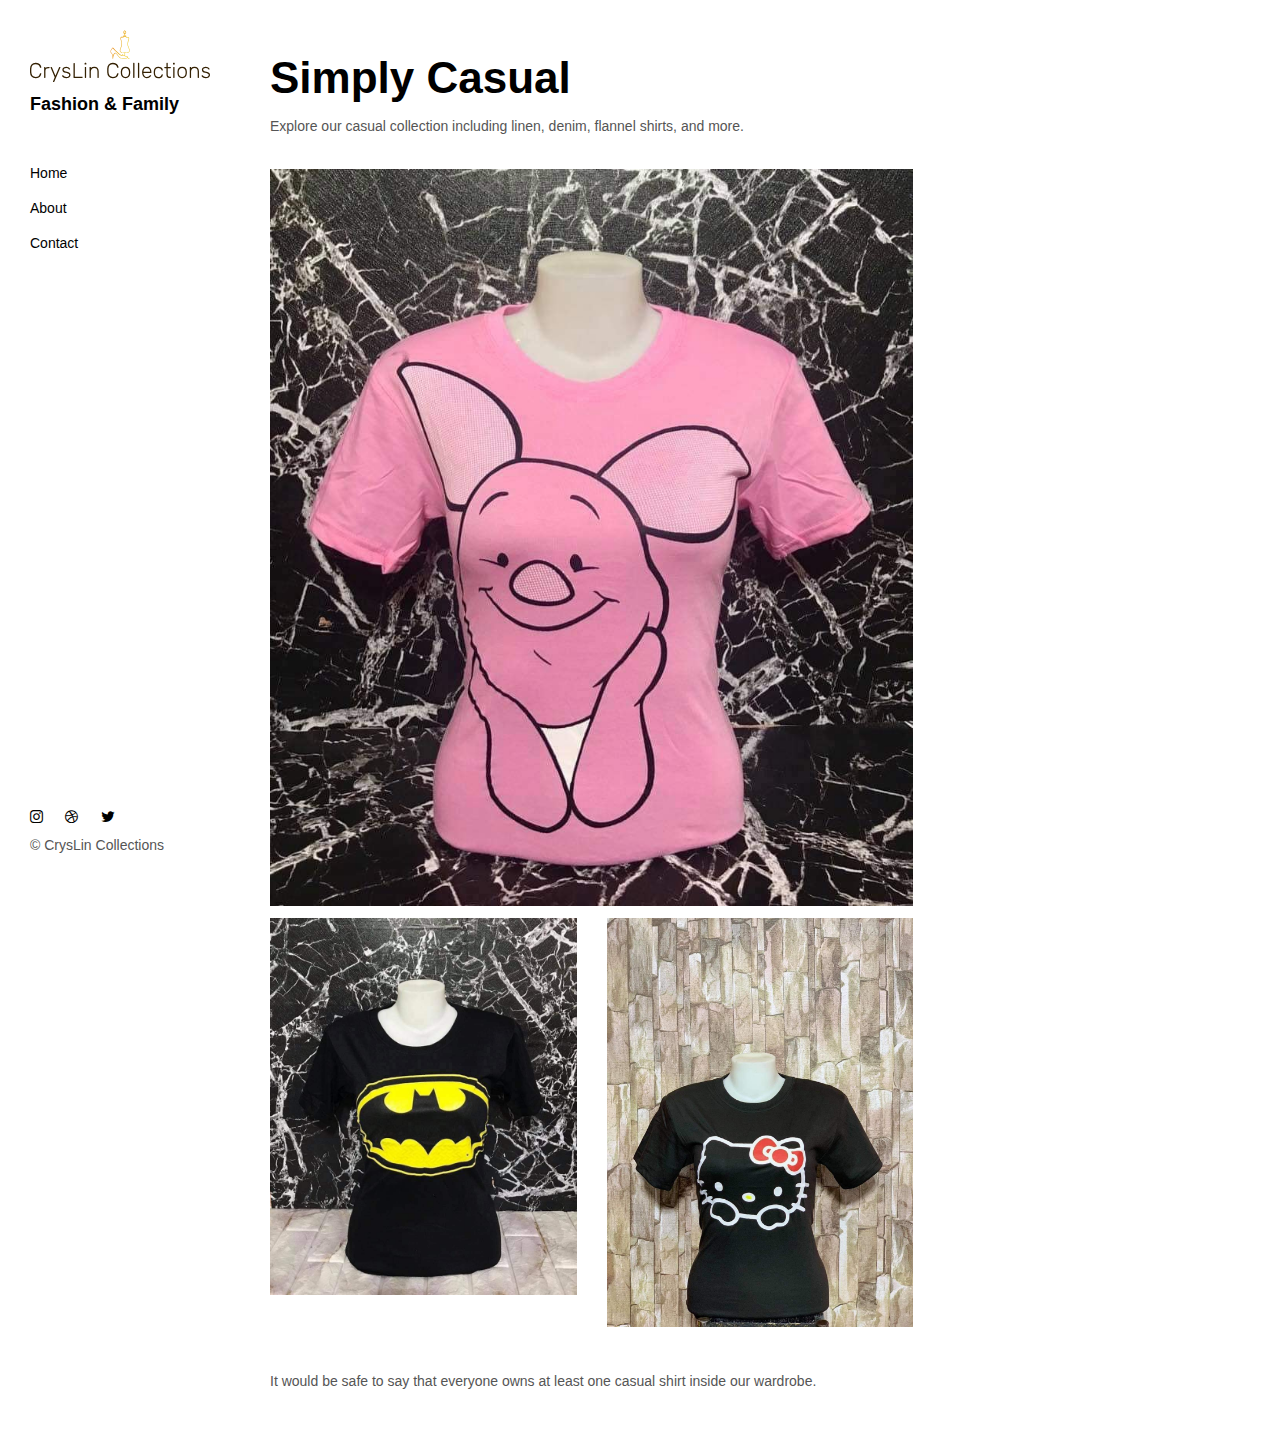
<file: CrysLin Collections/savory/csl.html>
<!DOCTYPE html>
<html lang="en">
  <head>
    <meta charset="UTF-8" />
    <meta content="IE=edge" http-equiv="X-UA-Compatible" />
    <meta content="width=device-width,initial-scale=1" name="viewport" />
    <meta content="description" name="description" />
    <meta name="google" content="notranslate" />
    <meta
      content="Mashup templates have been developped by Orson.io team"
      name="author"
    />

    <!-- Disable tap highlight on IE -->
    <meta name="msapplication-tap-highlight" content="no" />

    <link href="./assets/apple-icon-180x180.png" rel="apple-touch-icon" />
    <link href="./assets/favicon.ico" rel="icon" />

    <title>Simply Casual | CrysLin Collections</title>

    <link href="./main.82cfd66e.css" rel="stylesheet" />
  </head>

  <body>
    <!-- Add your content of header -->
    <header class="">
      <div class="navbar navbar-default visible-xs">
        <button type="button" class="navbar-toggle collapsed">
          <span class="sr-only">Toggle navigation</span>
          <span class="icon-bar"></span>
          <span class="icon-bar"></span>
          <span class="icon-bar"></span>
        </button>
        <a href="./index.html" class="navbar-brand">Fashion & Family</a>
      </div>

      <nav class="sidebar">
        <div class="navbar-collapse" id="navbar-collapse">
          <div class="site-header hidden-xs">
            <a class="site-brand" href="./index.html" title="">
              <img
                class="img-responsive site-logo"
                alt=""
                src="./assets/images/mashup-logo.svg"
              />
              Fashion & Family
            </a>
            <!-- <p>
              Lorem ipsum dolor sit amet, consectetur adipisicing elit, sed do
              eiusmod tempor.
            </p> -->
          </div>
          <ul class="nav">
            <li><a href="./index.html" title="">Home</a></li>
            <li><a href="./about.html" title="">About</a></li>
            <!-- <li><a href="./services.html" title="">Services</a></li> -->
            <li><a href="./contact.html" title="">Contact</a></li>
            <!-- <li><a href="./components.html" title="">Components</a></li> -->
          </ul>

          <nav class="nav-footer">
            <p class="nav-footer-social-buttons">
              <a class="fa-icon" href="https://www.instagram.com/" title="">
                <i class="fa fa-instagram"></i>
              </a>
              <a class="fa-icon" href="https://dribbble.com/" title="">
                <i class="fa fa-dribbble"></i>
              </a>
              <a class="fa-icon" href="https://twitter.com/" title="">
                <i class="fa fa-twitter"></i>
              </a>
            </p>
            <p>
              © CrysLin Collections
            </p>
          </nav>
        </div>
      </nav>
    </header>
    <main class="" id="main-collapse">
      <div class="row">
        <div class="col-xs-12 col-md-8">
          <div class="section-container-spacer">
            <h1>Simply Casual</h1>
            <p>
              Explore our casual collection including linen, denim, flannel
              shirts, and more.
            </p>
          </div>

          <div class="section-container-spacer">
            <p>
              <img
                class="img-responsive"
                alt=""
                src="./assets/images/img-07.jpg"
              />
            </p>
            <div class="row">
              <div class="col-xs-12 col-md-6">
                <p>
                  <img
                    class="img-responsive"
                    alt=""
                    src="./assets/images/img-06.jpg"
                  />
                </p>
              </div>
              <div class="col-xs-12 col-md-6">
                <p>
                  <img
                    class="img-responsive"
                    alt=""
                    src="./assets/images/img-22.jpg"
                  />
                </p>
              </div>
            </div>
          </div>

          <p>
            It would be safe to say that everyone owns at least one casual shirt
            inside our wardrobe.
          </p>
        </div>
      </div>
    </main>

    <script>
      document.addEventListener("DOMContentLoaded", function (event) {
        navbarToggleSidebar();
        navActivePage();
      });
    </script>

    <!-- Google Analytics: change UA-XXXXX-X to be your site's ID 

<script>
  (function (i, s, o, g, r, a, m) {
    i['GoogleAnalyticsObject'] = r; i[r] = i[r] || function () {
      (i[r].q = i[r].q || []).push(arguments)
    }, i[r].l = 1 * new Date(); a = s.createElement(o),
      m = s.getElementsByTagName(o)[0]; a.async = 1; a.src = g; m.parentNode.insertBefore(a, m)
  })(window, document, 'script', '//www.google-analytics.com/analytics.js', 'ga');
  ga('create', 'UA-XXXXX-X', 'auto');
  ga('send', 'pageview');
</script>

-->
    <script type="text/javascript" src="./main.85741bff.js"></script>
  </body>
</html>
</file>
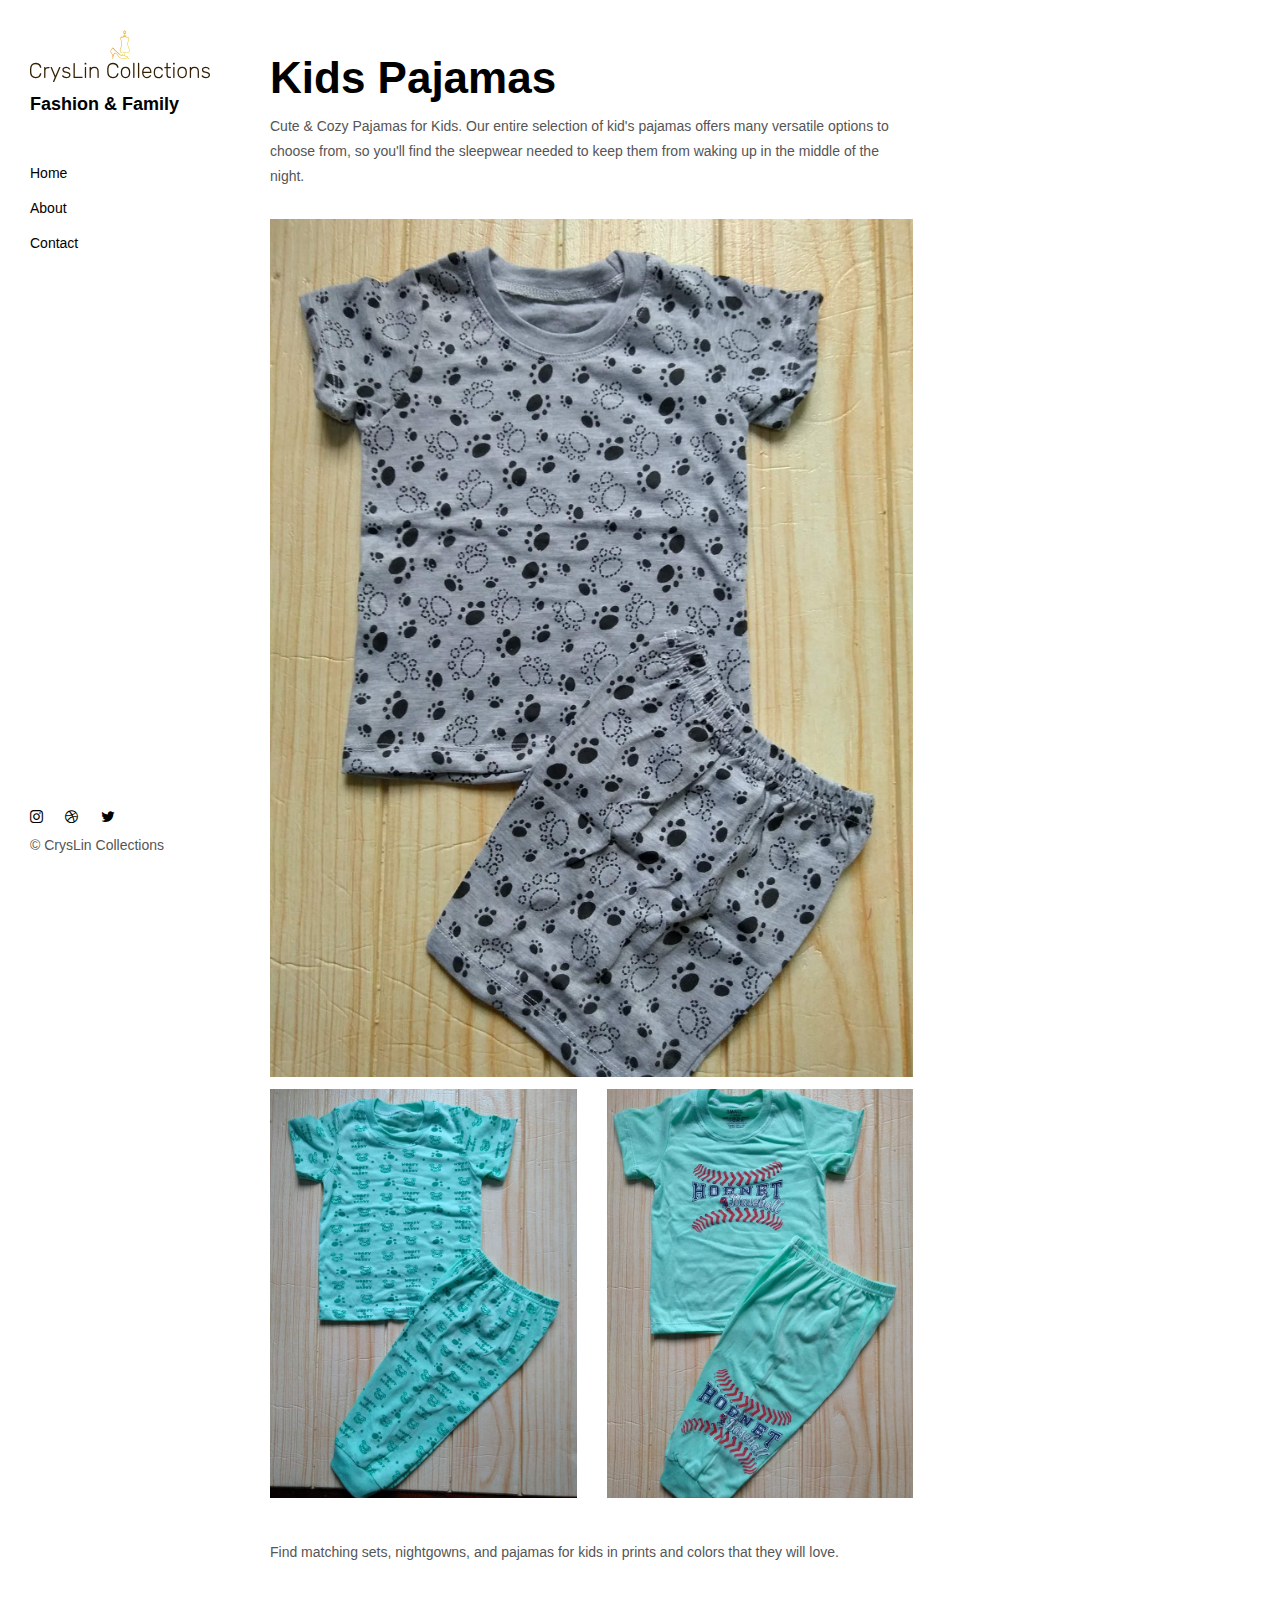
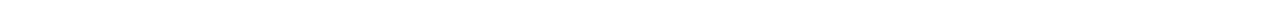
<file: CrysLin Collections/savory/kdpjs.html>
<!DOCTYPE html>
<html lang="en">
  <head>
    <meta charset="UTF-8" />
    <meta content="IE=edge" http-equiv="X-UA-Compatible" />
    <meta content="width=device-width,initial-scale=1" name="viewport" />
    <meta content="description" name="description" />
    <meta name="google" content="notranslate" />
    <meta
      content="Mashup templates have been developped by Orson.io team"
      name="author"
    />

    <!-- Disable tap highlight on IE -->
    <meta name="msapplication-tap-highlight" content="no" />

    <link href="./assets/apple-icon-180x180.png" rel="apple-touch-icon" />
    <link href="./assets/favicon.ico" rel="icon" />

    <title>Kid's Pajamas | CrysLin Collections</title>

    <link href="./main.82cfd66e.css" rel="stylesheet" />
  </head>

  <body>
    <!-- Add your content of header -->
    <header class="">
      <div class="navbar navbar-default visible-xs">
        <button type="button" class="navbar-toggle collapsed">
          <span class="sr-only">Toggle navigation</span>
          <span class="icon-bar"></span>
          <span class="icon-bar"></span>
          <span class="icon-bar"></span>
        </button>
        <a href="./index.html" class="navbar-brand">Fashion & Familye</a>
      </div>

      <nav class="sidebar">
        <div class="navbar-collapse" id="navbar-collapse">
          <div class="site-header hidden-xs">
            <a class="site-brand" href="./index.html" title="">
              <img
                class="img-responsive site-logo"
                alt=""
                src="./assets/images/mashup-logo.svg"
              />
              Fashion & Family
            </a>
            <!-- <p>
              Lorem ipsum dolor sit amet, consectetur adipisicing elit, sed do
              eiusmod tempor.
            </p> -->
          </div>
          <ul class="nav">
            <li><a href="./index.html" title="">Home</a></li>
            <li><a href="./about.html" title="">About</a></li>
            <!-- <li><a href="./services.html" title="">Services</a></li> -->
            <li><a href="./contact.html" title="">Contact</a></li>
            <!-- <li><a href="./components.html" title="">Components</a></li> -->
          </ul>

          <nav class="nav-footer">
            <p class="nav-footer-social-buttons">
              <a class="fa-icon" href="https://www.instagram.com/" title="">
                <i class="fa fa-instagram"></i>
              </a>
              <a class="fa-icon" href="https://dribbble.com/" title="">
                <i class="fa fa-dribbble"></i>
              </a>
              <a class="fa-icon" href="https://twitter.com/" title="">
                <i class="fa fa-twitter"></i>
              </a>
            </p>
            <p>
              © CrysLin Collections
            </p>
          </nav>
        </div>
      </nav>
    </header>
    <main class="" id="main-collapse">
      <div class="row">
        <div class="col-xs-12 col-md-8">
          <div class="section-container-spacer">
            <h1>Kids Pajamas</h1>
            <p>
              Cute & Cozy Pajamas for Kids. Our entire selection of kid's
              pajamas offers many versatile options to choose from, so you'll
              find the sleepwear needed to keep them from waking up in the
              middle of the night.
            </p>
          </div>

          <div class="section-container-spacer">
            <p>
              <img
                class="img-responsive"
                alt=""
                src="./assets/images/img-12.jpg"
              />
            </p>
            <div class="row">
              <div class="col-xs-12 col-md-6">
                <p>
                  <img
                    class="img-responsive"
                    alt=""
                    src="./assets/images/img-15.jpg"
                  />
                </p>
              </div>
              <div class="col-xs-12 col-md-6">
                <p>
                  <img
                    class="img-responsive"
                    alt=""
                    src="./assets/images/img-16.jpg"
                  />
                </p>
              </div>
            </div>
          </div>

          <p>
            Find matching sets, nightgowns, and pajamas for kids in prints and
            colors that they will love.
          </p>
        </div>
      </div>
    </main>

    <script>
      document.addEventListener("DOMContentLoaded", function (event) {
        navbarToggleSidebar();
        navActivePage();
      });
    </script>

    <!-- Google Analytics: change UA-XXXXX-X to be your site's ID 

<script>
  (function (i, s, o, g, r, a, m) {
    i['GoogleAnalyticsObject'] = r; i[r] = i[r] || function () {
      (i[r].q = i[r].q || []).push(arguments)
    }, i[r].l = 1 * new Date(); a = s.createElement(o),
      m = s.getElementsByTagName(o)[0]; a.async = 1; a.src = g; m.parentNode.insertBefore(a, m)
  })(window, document, 'script', '//www.google-analytics.com/analytics.js', 'ga');
  ga('create', 'UA-XXXXX-X', 'auto');
  ga('send', 'pageview');
</script>

-->
    <script type="text/javascript" src="./main.85741bff.js"></script>
  </body>
</html>
</file>
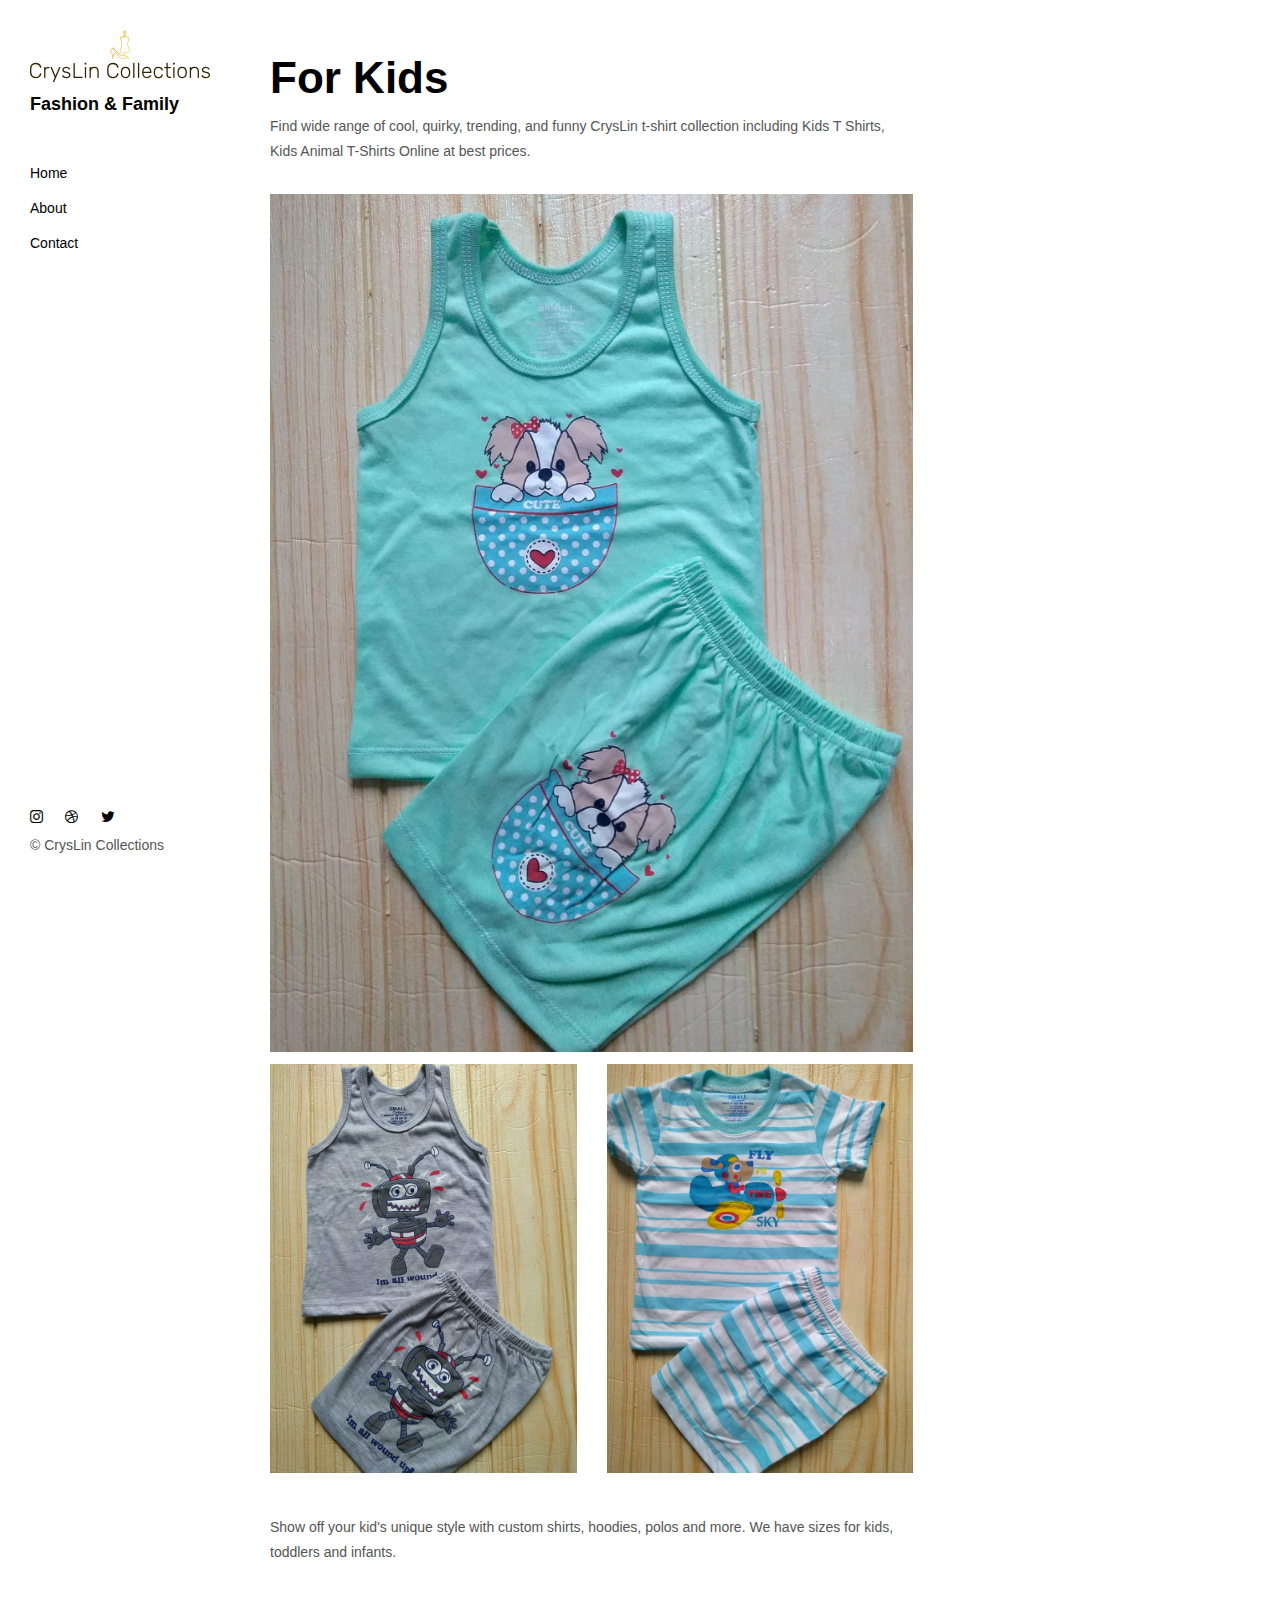
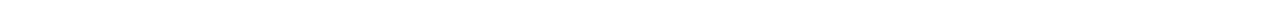
<file: CrysLin Collections/savory/kids.html>
<!DOCTYPE html>
<html lang="en">
  <head>
    <meta charset="UTF-8" />
    <meta content="IE=edge" http-equiv="X-UA-Compatible" />
    <meta content="width=device-width,initial-scale=1" name="viewport" />
    <meta content="description" name="description" />
    <meta name="google" content="notranslate" />
    <meta
      content="Mashup templates have been developped by Orson.io team"
      name="author"
    />

    <!-- Disable tap highlight on IE -->
    <meta name="msapplication-tap-highlight" content="no" />

    <link href="./assets/apple-icon-180x180.png" rel="apple-touch-icon" />
    <link href="./assets/favicon.ico" rel="icon" />

    <title>For Kids | CrysLin Collections</title>

    <link href="./main.82cfd66e.css" rel="stylesheet" />
  </head>

  <body>
    <!-- Add your content of header -->
    <header class="">
      <div class="navbar navbar-default visible-xs">
        <button type="button" class="navbar-toggle collapsed">
          <span class="sr-only">Toggle navigation</span>
          <span class="icon-bar"></span>
          <span class="icon-bar"></span>
          <span class="icon-bar"></span>
        </button>
        <a href="./index.html" class="navbar-brand">Fashion & Family</a>
      </div>

      <nav class="sidebar">
        <div class="navbar-collapse" id="navbar-collapse">
          <div class="site-header hidden-xs">
            <a class="site-brand" href="./index.html" title="">
              <img
                class="img-responsive site-logo"
                alt=""
                src="./assets/images/mashup-logo.svg"
              />
              Fashion & Family
            </a>
            <!-- <p>
              Lorem ipsum dolor sit amet, consectetur adipisicing elit, sed do
              eiusmod tempor.
            </p> -->
          </div>
          <ul class="nav">
            <li><a href="./index.html" title="">Home</a></li>
            <li><a href="./about.html" title="">About</a></li>
            <!-- <li><a href="./services.html" title="">Services</a></li> -->
            <li><a href="./contact.html" title="">Contact</a></li>
            <!-- <li><a href="./components.html" title="">Components</a></li> -->
          </ul>

          <nav class="nav-footer">
            <p class="nav-footer-social-buttons">
              <a class="fa-icon" href="https://www.instagram.com/" title="">
                <i class="fa fa-instagram"></i>
              </a>
              <a class="fa-icon" href="https://dribbble.com/" title="">
                <i class="fa fa-dribbble"></i>
              </a>
              <a class="fa-icon" href="https://twitter.com/" title="">
                <i class="fa fa-twitter"></i>
              </a>
            </p>
            <p>
              © CrysLin Collections
            </p>
          </nav>
        </div>
      </nav>
    </header>
    <main class="" id="main-collapse">
      <div class="row">
        <div class="col-xs-12 col-md-8">
          <div class="section-container-spacer">
            <h1>For Kids</h1>
            <p>
              Find wide range of cool, quirky, trending, and funny CrysLin
              t-shirt collection including Kids T Shirts, Kids Animal T-Shirts
              Online at best prices.
            </p>
          </div>

          <div class="section-container-spacer">
            <p>
              <img
                class="img-responsive"
                alt=""
                src="./assets/images/img-03.jpg"
              />
            </p>
            <div class="row">
              <div class="col-xs-12 col-md-6">
                <p>
                  <img
                    class="img-responsive"
                    alt=""
                    src="./assets/images/img-27.jpg"
                  />
                </p>
              </div>
              <div class="col-xs-12 col-md-6">
                <p>
                  <img
                    class="img-responsive"
                    alt=""
                    src="./assets/images/img-28.jpg"
                  />
                </p>
              </div>
            </div>
          </div>

          <p>
            Show off your kid's unique style with custom shirts, hoodies, polos
            and more. We have sizes for kids, toddlers and infants.
          </p>
        </div>
      </div>
    </main>

    <script>
      document.addEventListener("DOMContentLoaded", function (event) {
        navbarToggleSidebar();
        navActivePage();
      });
    </script>

    <!-- Google Analytics: change UA-XXXXX-X to be your site's ID 

<script>
  (function (i, s, o, g, r, a, m) {
    i['GoogleAnalyticsObject'] = r; i[r] = i[r] || function () {
      (i[r].q = i[r].q || []).push(arguments)
    }, i[r].l = 1 * new Date(); a = s.createElement(o),
      m = s.getElementsByTagName(o)[0]; a.async = 1; a.src = g; m.parentNode.insertBefore(a, m)
  })(window, document, 'script', '//www.google-analytics.com/analytics.js', 'ga');
  ga('create', 'UA-XXXXX-X', 'auto');
  ga('send', 'pageview');
</script>

-->
    <script type="text/javascript" src="./main.85741bff.js"></script>
  </body>
</html>
</file>
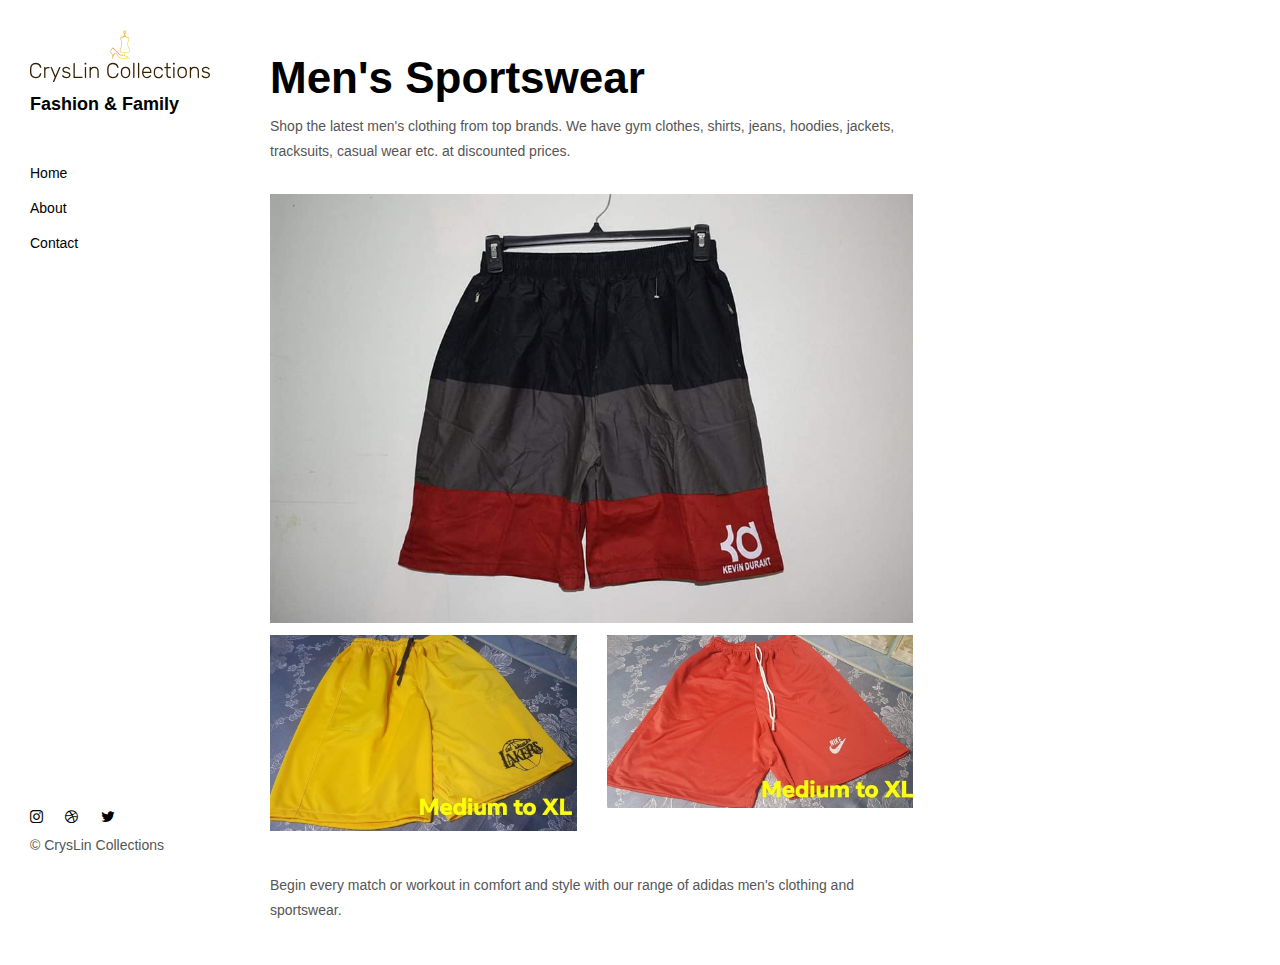
<file: CrysLin Collections/savory/mnsw.html>
<!DOCTYPE html>
<html lang="en">
  <head>
    <meta charset="UTF-8" />
    <meta content="IE=edge" http-equiv="X-UA-Compatible" />
    <meta content="width=device-width,initial-scale=1" name="viewport" />
    <meta content="description" name="description" />
    <meta name="google" content="notranslate" />
    <meta
      content="Mashup templates have been developped by Orson.io team"
      name="author"
    />

    <!-- Disable tap highlight on IE -->
    <meta name="msapplication-tap-highlight" content="no" />

    <link href="./assets/apple-icon-180x180.png" rel="apple-touch-icon" />
    <link href="./assets/favicon.ico" rel="icon" />

    <title>Men's Sportswear | CrysLin Collections</title>

    <link href="./main.82cfd66e.css" rel="stylesheet" />
  </head>

  <body>
    <!-- Add your content of header -->
    <header class="">
      <div class="navbar navbar-default visible-xs">
        <button type="button" class="navbar-toggle collapsed">
          <span class="sr-only">Toggle navigation</span>
          <span class="icon-bar"></span>
          <span class="icon-bar"></span>
          <span class="icon-bar"></span>
        </button>
        <a href="./index.html" class="navbar-brand">Fashion & Familye</a>
      </div>

      <nav class="sidebar">
        <div class="navbar-collapse" id="navbar-collapse">
          <div class="site-header hidden-xs">
            <a class="site-brand" href="./index.html" title="">
              <img
                class="img-responsive site-logo"
                alt=""
                src="./assets/images/mashup-logo.svg"
              />
              Fashion & Family
            </a>
            <!-- <p>
              Lorem ipsum dolor sit amet, consectetur adipisicing elit, sed do
              eiusmod tempor.
            </p> -->
          </div>
          <ul class="nav">
            <li><a href="./index.html" title="">Home</a></li>
            <li><a href="./about.html" title="">About</a></li>
            <!-- <li><a href="./services.html" title="">Services</a></li> -->
            <li><a href="./contact.html" title="">Contact</a></li>
            <!-- <li><a href="./components.html" title="">Components</a></li> -->
          </ul>

          <nav class="nav-footer">
            <p class="nav-footer-social-buttons">
              <a class="fa-icon" href="https://www.instagram.com/" title="">
                <i class="fa fa-instagram"></i>
              </a>
              <a class="fa-icon" href="https://dribbble.com/" title="">
                <i class="fa fa-dribbble"></i>
              </a>
              <a class="fa-icon" href="https://twitter.com/" title="">
                <i class="fa fa-twitter"></i>
              </a>
            </p>
            <p>
              © CrysLin Collections
            </p>
          </nav>
        </div>
      </nav>
    </header>
    <main class="" id="main-collapse">
      <div class="row">
        <div class="col-xs-12 col-md-8">
          <div class="section-container-spacer">
            <h1>Men's Sportswear</h1>
            <p>
              Shop the latest men's clothing from top brands. We have gym
              clothes, shirts, jeans, hoodies, jackets, tracksuits, casual wear
              etc. at discounted prices.
            </p>
          </div>

          <div class="section-container-spacer">
            <p>
              <img
                class="img-responsive"
                alt=""
                src="./assets/images/img-13.jpg"
              />
            </p>
            <div class="row">
              <div class="col-xs-12 col-md-6">
                <p>
                  <img
                    class="img-responsive"
                    alt=""
                    src="./assets/images/img-14.jpg"
                  />
                </p>
              </div>
              <div class="col-xs-12 col-md-6">
                <p>
                  <img
                    class="img-responsive"
                    alt=""
                    src="./assets/images/img-19.jpg"
                  />
                </p>
              </div>
            </div>
          </div>

          <p>
            Begin every match or workout in comfort and style with our range of
            adidas men's clothing and sportswear.
          </p>
        </div>
      </div>
    </main>

    <script>
      document.addEventListener("DOMContentLoaded", function (event) {
        navbarToggleSidebar();
        navActivePage();
      });
    </script>

    <!-- Google Analytics: change UA-XXXXX-X to be your site's ID 

<script>
  (function (i, s, o, g, r, a, m) {
    i['GoogleAnalyticsObject'] = r; i[r] = i[r] || function () {
      (i[r].q = i[r].q || []).push(arguments)
    }, i[r].l = 1 * new Date(); a = s.createElement(o),
      m = s.getElementsByTagName(o)[0]; a.async = 1; a.src = g; m.parentNode.insertBefore(a, m)
  })(window, document, 'script', '//www.google-analytics.com/analytics.js', 'ga');
  ga('create', 'UA-XXXXX-X', 'auto');
  ga('send', 'pageview');
</script>

-->
    <script type="text/javascript" src="./main.85741bff.js"></script>
  </body>
</html>
</file>
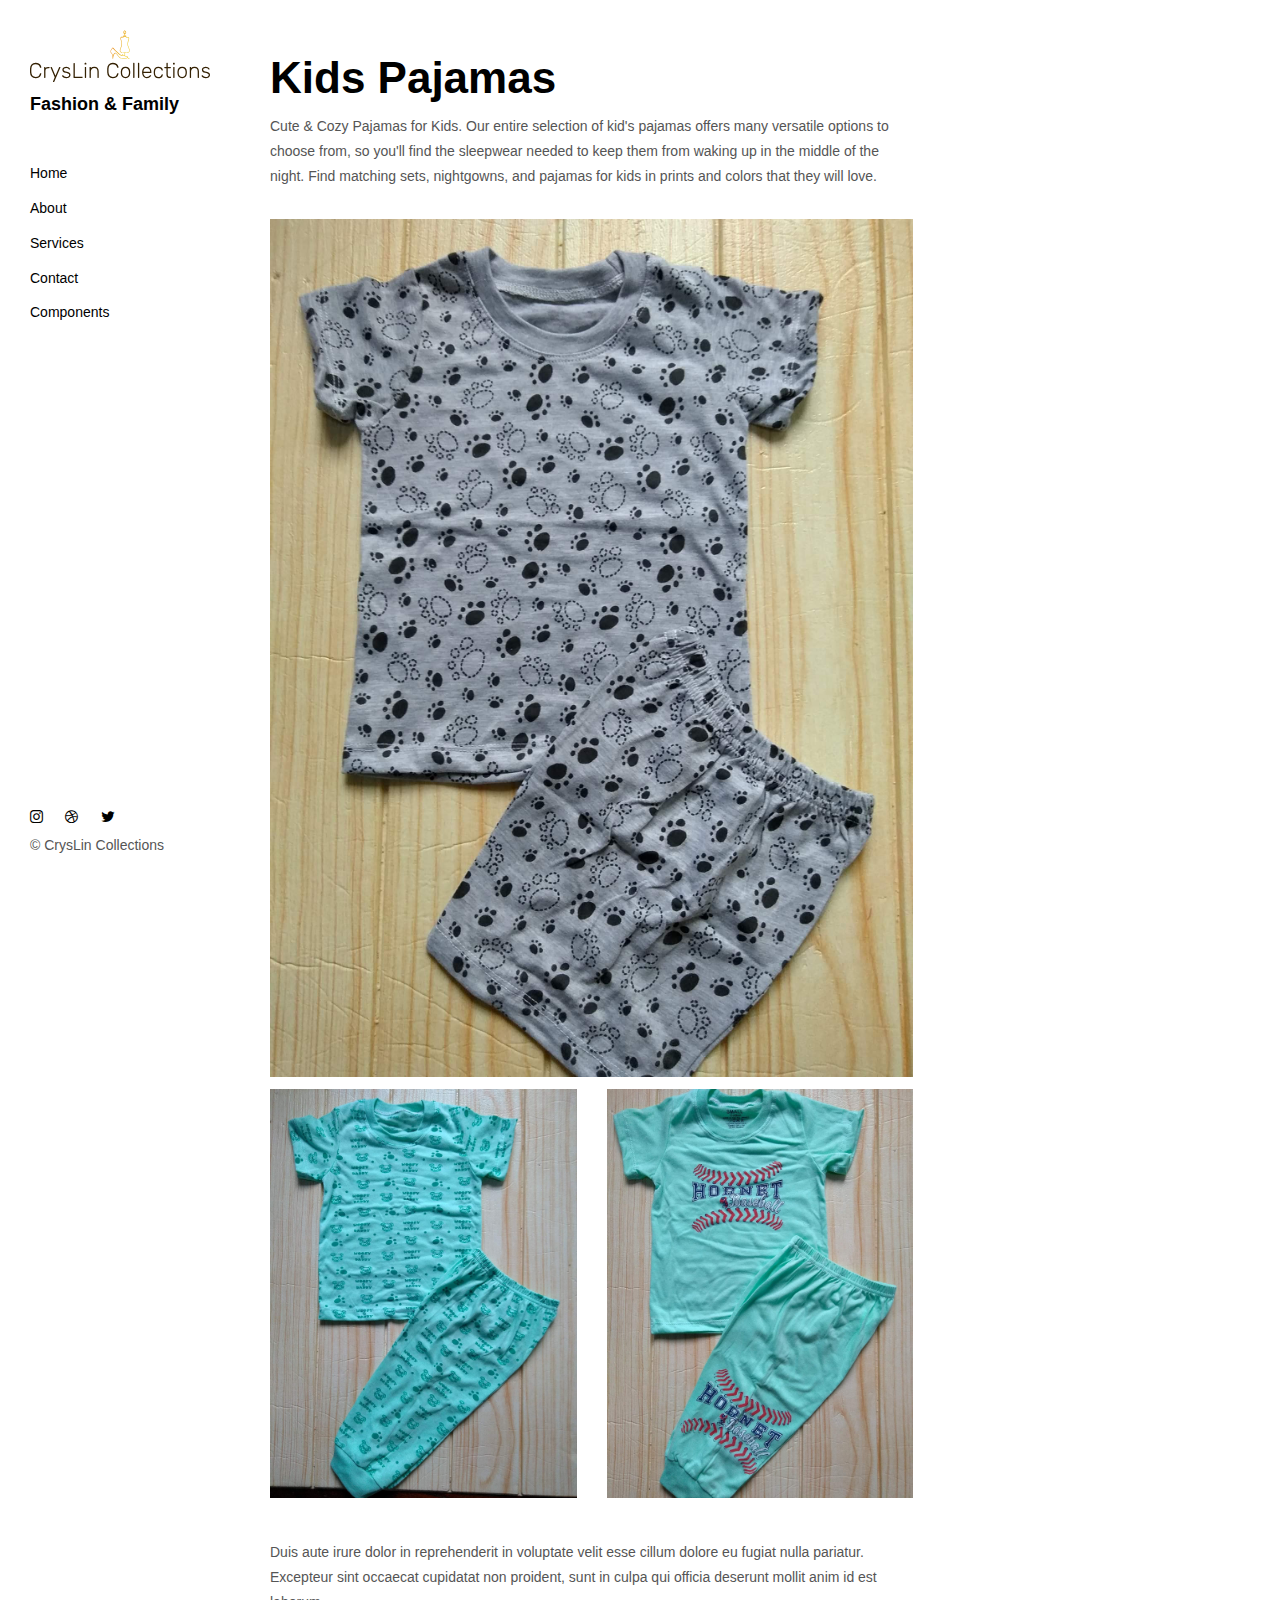
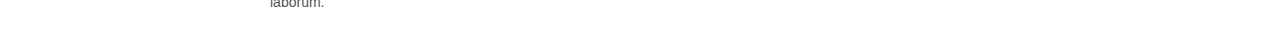
<file: CrysLin Collections/savory/project.html>
<!DOCTYPE html>
<html lang="en">
  <head>
    <meta charset="UTF-8" />
    <meta content="IE=edge" http-equiv="X-UA-Compatible" />
    <meta content="width=device-width,initial-scale=1" name="viewport" />
    <meta content="description" name="description" />
    <meta name="google" content="notranslate" />
    <meta
      content="Mashup templates have been developped by Orson.io team"
      name="author"
    />

    <!-- Disable tap highlight on IE -->
    <meta name="msapplication-tap-highlight" content="no" />

    <link href="./assets/apple-icon-180x180.png" rel="apple-touch-icon" />
    <link href="./assets/favicon.ico" rel="icon" />

    <title>Title page</title>

    <link href="./main.82cfd66e.css" rel="stylesheet" />
  </head>

  <body>
    <!-- Add your content of header -->
    <header class="">
      <div class="navbar navbar-default visible-xs">
        <button type="button" class="navbar-toggle collapsed">
          <span class="sr-only">Toggle navigation</span>
          <span class="icon-bar"></span>
          <span class="icon-bar"></span>
          <span class="icon-bar"></span>
        </button>
        <a href="./index.html" class="navbar-brand">Fashion & Familye</a>
      </div>

      <nav class="sidebar">
        <div class="navbar-collapse" id="navbar-collapse">
          <div class="site-header hidden-xs">
            <a class="site-brand" href="./index.html" title="">
              <img
                class="img-responsive site-logo"
                alt=""
                src="./assets/images/mashup-logo.svg"
              />
              Fashion & Family
            </a>
            <!-- <p>
              Lorem ipsum dolor sit amet, consectetur adipisicing elit, sed do
              eiusmod tempor.
            </p> -->
          </div>
          <ul class="nav">
            <li><a href="./index.html" title="">Home</a></li>
            <li><a href="./about.html" title="">About</a></li>
            <li><a href="./services.html" title="">Services</a></li>
            <li><a href="./contact.html" title="">Contact</a></li>
            <li><a href="./components.html" title="">Components</a></li>
          </ul>

          <nav class="nav-footer">
            <p class="nav-footer-social-buttons">
              <a class="fa-icon" href="https://www.instagram.com/" title="">
                <i class="fa fa-instagram"></i>
              </a>
              <a class="fa-icon" href="https://dribbble.com/" title="">
                <i class="fa fa-dribbble"></i>
              </a>
              <a class="fa-icon" href="https://twitter.com/" title="">
                <i class="fa fa-twitter"></i>
              </a>
            </p>
            <p>
              © CrysLin Collections
            </p>
          </nav>
        </div>
      </nav>
    </header>
    <main class="" id="main-collapse">
      <div class="row">
        <div class="col-xs-12 col-md-8">
          <div class="section-container-spacer">
            <h1>Kids Pajamas</h1>
            <p>
              Cute & Cozy Pajamas for Kids. Our entire selection of kid's
              pajamas offers many versatile options to choose from, so you'll
              find the sleepwear needed to keep them from waking up in the
              middle of the night. Find matching sets, nightgowns, and pajamas
              for kids in prints and colors that they will love.
            </p>
          </div>

          <div class="section-container-spacer">
            <p>
              <img
                class="img-responsive"
                alt=""
                src="./assets/images/img-12.jpg"
              />
            </p>
            <div class="row">
              <div class="col-xs-12 col-md-6">
                <p>
                  <img
                    class="img-responsive"
                    alt=""
                    src="./assets/images/img-15.jpg"
                  />
                </p>
              </div>
              <div class="col-xs-12 col-md-6">
                <p>
                  <img
                    class="img-responsive"
                    alt=""
                    src="./assets/images/img-16.jpg"
                  />
                </p>
              </div>
            </div>
          </div>

          <p>
            Duis aute irure dolor in reprehenderit in voluptate velit esse
            cillum dolore eu fugiat nulla pariatur. Excepteur sint occaecat
            cupidatat non proident, sunt in culpa qui officia deserunt mollit
            anim id est laborum.
          </p>
        </div>
      </div>
    </main>

    <script>
      document.addEventListener("DOMContentLoaded", function (event) {
        navbarToggleSidebar();
        navActivePage();
      });
    </script>

    <!-- Google Analytics: change UA-XXXXX-X to be your site's ID 

<script>
  (function (i, s, o, g, r, a, m) {
    i['GoogleAnalyticsObject'] = r; i[r] = i[r] || function () {
      (i[r].q = i[r].q || []).push(arguments)
    }, i[r].l = 1 * new Date(); a = s.createElement(o),
      m = s.getElementsByTagName(o)[0]; a.async = 1; a.src = g; m.parentNode.insertBefore(a, m)
  })(window, document, 'script', '//www.google-analytics.com/analytics.js', 'ga');
  ga('create', 'UA-XXXXX-X', 'auto');
  ga('send', 'pageview');
</script>

-->
    <script type="text/javascript" src="./main.85741bff.js"></script>
  </body>
</html>
</file>
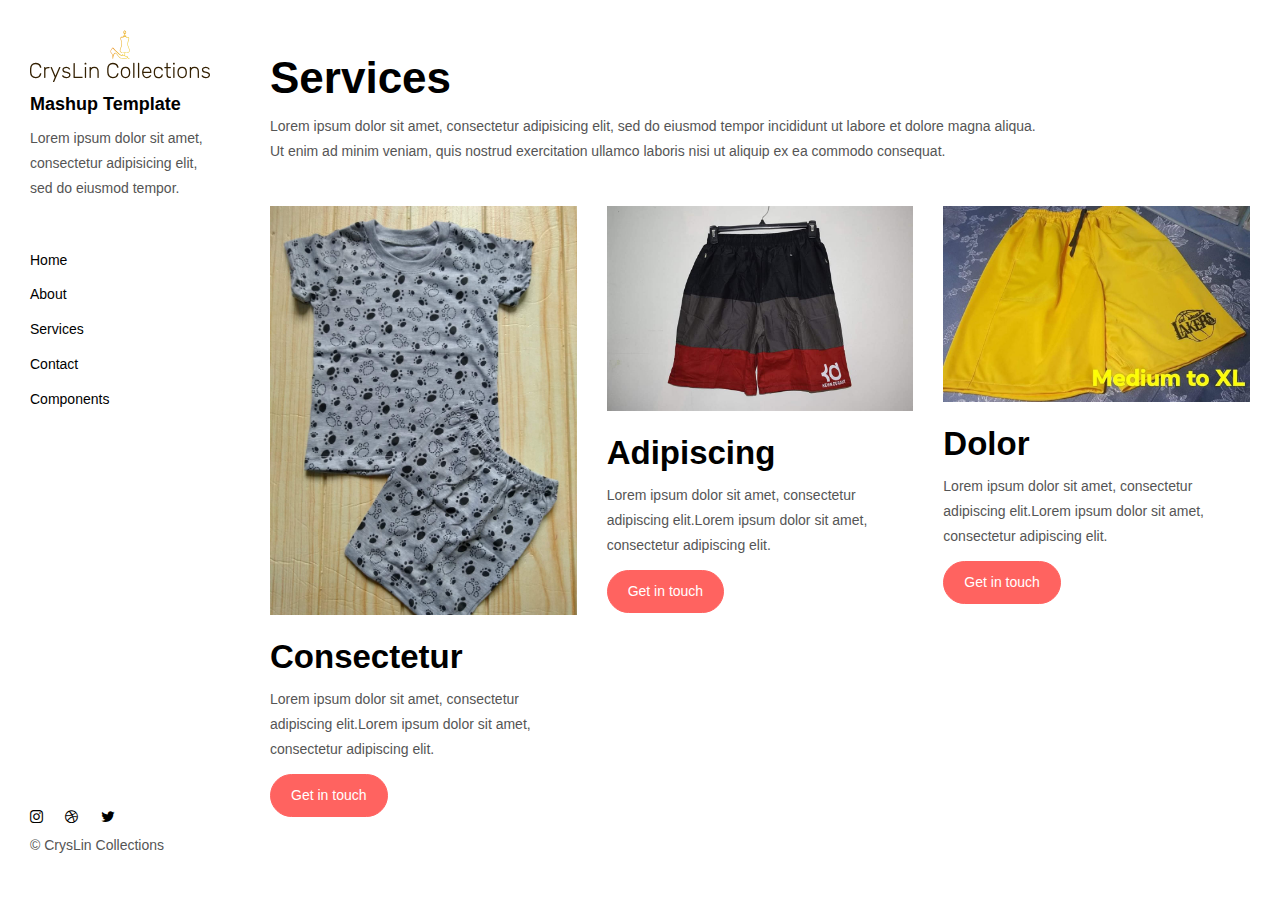
<file: CrysLin Collections/savory/services.html>
<!DOCTYPE html>
<html lang="en">
  <head>
    <meta charset="UTF-8" />
    <meta content="IE=edge" http-equiv="X-UA-Compatible" />
    <meta content="width=device-width,initial-scale=1" name="viewport" />
    <meta content="description" name="description" />
    <meta name="google" content="notranslate" />
    <meta
      content="Mashup templates have been developped by Orson.io team"
      name="author"
    />

    <!-- Disable tap highlight on IE -->
    <meta name="msapplication-tap-highlight" content="no" />

    <link href="./assets/apple-icon-180x180.png" rel="apple-touch-icon" />
    <link href="./assets/favicon.ico" rel="icon" />

    <title>Title page</title>

    <link href="./main.82cfd66e.css" rel="stylesheet" />
  </head>

  <body>
    <!-- Add your content of header -->
    <header class="">
      <div class="navbar navbar-default visible-xs">
        <button type="button" class="navbar-toggle collapsed">
          <span class="sr-only">Toggle navigation</span>
          <span class="icon-bar"></span>
          <span class="icon-bar"></span>
          <span class="icon-bar"></span>
        </button>
        <a href="./index.html" class="navbar-brand">Mashup Template</a>
      </div>

      <nav class="sidebar">
        <div class="navbar-collapse" id="navbar-collapse">
          <div class="site-header hidden-xs">
            <a class="site-brand" href="./index.html" title="">
              <img
                class="img-responsive site-logo"
                alt=""
                src="./assets/images/mashup-logo.svg"
              />
              Mashup Template
            </a>
            <p>
              Lorem ipsum dolor sit amet, consectetur adipisicing elit, sed do
              eiusmod tempor.
            </p>
          </div>
          <ul class="nav">
            <li><a href="./index.html" title="">Home</a></li>
            <li><a href="./about.html" title="">About</a></li>
            <li><a href="./services.html" title="">Services</a></li>
            <li><a href="./contact.html" title="">Contact</a></li>
            <li><a href="./components.html" title="">Components</a></li>
          </ul>

          <nav class="nav-footer">
            <p class="nav-footer-social-buttons">
              <a class="fa-icon" href="https://www.instagram.com/" title="">
                <i class="fa fa-instagram"></i>
              </a>
              <a class="fa-icon" href="https://dribbble.com/" title="">
                <i class="fa fa-dribbble"></i>
              </a>
              <a class="fa-icon" href="https://twitter.com/" title="">
                <i class="fa fa-twitter"></i>
              </a>
            </p>
            <p>
              © CrysLin Collections
            </p>
          </nav>
        </div>
      </nav>
    </header>
    <main class="" id="main-collapse">
      <div class="row">
        <div class="col-xs-12 section-container-spacer">
          <h1>Services</h1>
          <p>
            Lorem ipsum dolor sit amet, consectetur adipisicing elit, sed do
            eiusmod tempor incididunt ut labore et dolore magna aliqua. <br />Ut
            enim ad minim veniam, quis nostrud exercitation ullamco laboris nisi
            ut aliquip ex ea commodo consequat.
          </p>
        </div>

        <div class="col-xs-12 col-md-4 section-container-spacer">
          <img class="img-responsive" alt="" src="./assets/images/img-12.jpg" />
          <h2>Consectetur</h2>
          <p>
            Lorem ipsum dolor sit amet, consectetur adipiscing elit.Lorem ipsum
            dolor sit amet, consectetur adipiscing elit.
          </p>
          <a href="./contact.html" class="btn btn-primary" title="">
            Get in touch</a
          >
        </div>

        <div class="col-xs-12 col-md-4 section-container-spacer">
          <img class="img-responsive" alt="" src="./assets/images/img-13.jpg" />
          <h2>Adipiscing</h2>
          <p>
            Lorem ipsum dolor sit amet, consectetur adipiscing elit.Lorem ipsum
            dolor sit amet, consectetur adipiscing elit.
          </p>
          <a href="./contact.html" class="btn btn-primary" title="">
            Get in touch</a
          >
        </div>

        <div class="col-xs-12 col-md-4 section-container-spacer">
          <img class="img-responsive" alt="" src="./assets/images/img-14.jpg" />
          <h2>Dolor</h2>
          <p>
            Lorem ipsum dolor sit amet, consectetur adipiscing elit.Lorem ipsum
            dolor sit amet, consectetur adipiscing elit.
          </p>
          <a href="./contact.html" class="btn btn-primary" title="">
            Get in touch</a
          >
        </div>
      </div>
    </main>

    <script>
      document.addEventListener("DOMContentLoaded", function (event) {
        navbarToggleSidebar();
        navActivePage();
      });
    </script>

    <!-- Google Analytics: change UA-XXXXX-X to be your site's ID 

<script>
  (function (i, s, o, g, r, a, m) {
    i['GoogleAnalyticsObject'] = r; i[r] = i[r] || function () {
      (i[r].q = i[r].q || []).push(arguments)
    }, i[r].l = 1 * new Date(); a = s.createElement(o),
      m = s.getElementsByTagName(o)[0]; a.async = 1; a.src = g; m.parentNode.insertBefore(a, m)
  })(window, document, 'script', '//www.google-analytics.com/analytics.js', 'ga');
  ga('create', 'UA-XXXXX-X', 'auto');
  ga('send', 'pageview');
</script>

-->
    <script type="text/javascript" src="./main.85741bff.js"></script>
  </body>
</html>
</file>
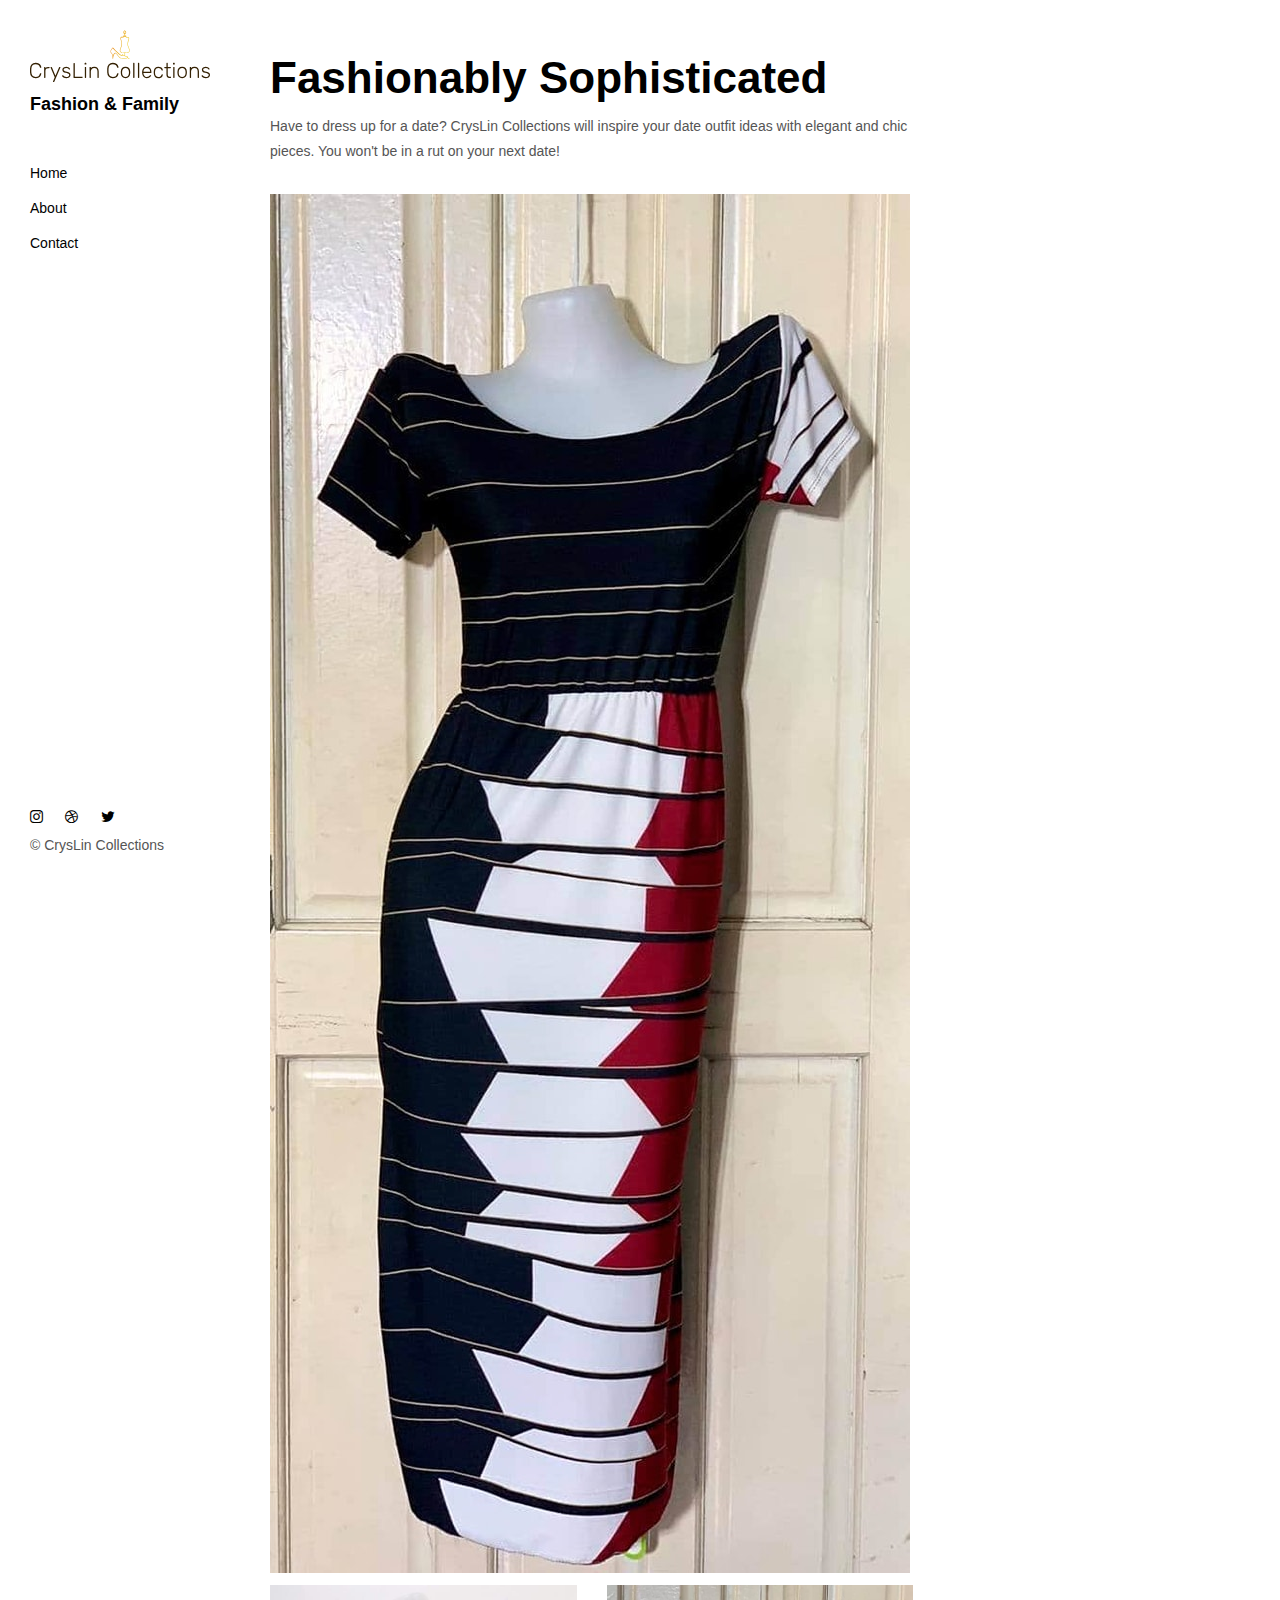
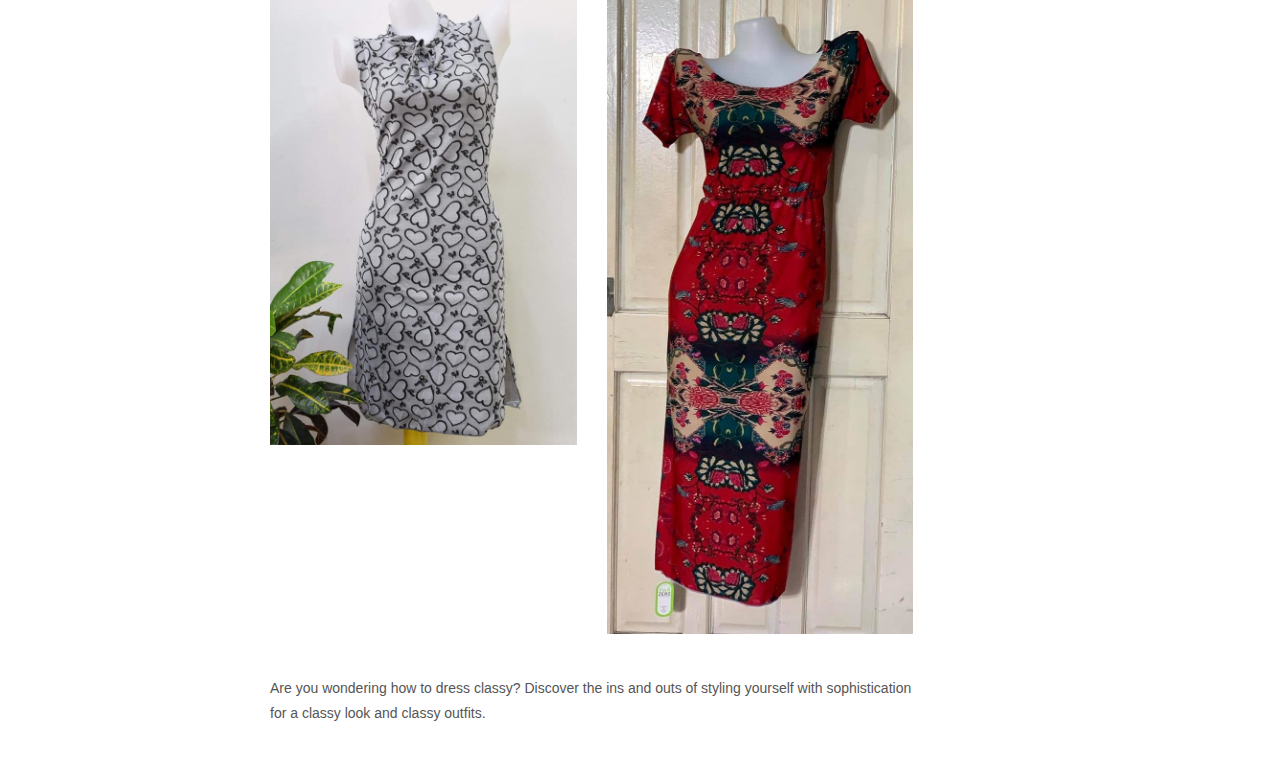
<file: CrysLin Collections/savory/soph.html>
<!DOCTYPE html>
<html lang="en">
  <head>
    <meta charset="UTF-8" />
    <meta content="IE=edge" http-equiv="X-UA-Compatible" />
    <meta content="width=device-width,initial-scale=1" name="viewport" />
    <meta content="description" name="description" />
    <meta name="google" content="notranslate" />
    <meta
      content="Mashup templates have been developped by Orson.io team"
      name="author"
    />

    <!-- Disable tap highlight on IE -->
    <meta name="msapplication-tap-highlight" content="no" />

    <link href="./assets/apple-icon-180x180.png" rel="apple-touch-icon" />
    <link href="./assets/favicon.ico" rel="icon" />

    <title>Fashionably Sophisticated | CrysLin Collections</title>

    <link href="./main.82cfd66e.css" rel="stylesheet" />
  </head>

  <body>
    <!-- Add your content of header -->
    <header class="">
      <div class="navbar navbar-default visible-xs">
        <button type="button" class="navbar-toggle collapsed">
          <span class="sr-only">Toggle navigation</span>
          <span class="icon-bar"></span>
          <span class="icon-bar"></span>
          <span class="icon-bar"></span>
        </button>
        <a href="./index.html" class="navbar-brand">Fashion & Family</a>
      </div>

      <nav class="sidebar">
        <div class="navbar-collapse" id="navbar-collapse">
          <div class="site-header hidden-xs">
            <a class="site-brand" href="./index.html" title="">
              <img
                class="img-responsive site-logo"
                alt=""
                src="./assets/images/mashup-logo.svg"
              />
              Fashion & Family
            </a>
            <!-- <p>
              Lorem ipsum dolor sit amet, consectetur adipisicing elit, sed do
              eiusmod tempor.
            </p> -->
          </div>
          <ul class="nav">
            <li><a href="./index.html" title="">Home</a></li>
            <li><a href="./about.html" title="">About</a></li>
            <!-- <li><a href="./services.html" title="">Services</a></li> -->
            <li><a href="./contact.html" title="">Contact</a></li>
            <!-- <li><a href="./components.html" title="">Components</a></li> -->
          </ul>

          <nav class="nav-footer">
            <p class="nav-footer-social-buttons">
              <a class="fa-icon" href="https://www.instagram.com/" title="">
                <i class="fa fa-instagram"></i>
              </a>
              <a class="fa-icon" href="https://dribbble.com/" title="">
                <i class="fa fa-dribbble"></i>
              </a>
              <a class="fa-icon" href="https://twitter.com/" title="">
                <i class="fa fa-twitter"></i>
              </a>
            </p>
            <p>
              © CrysLin Collections
            </p>
          </nav>
        </div>
      </nav>
    </header>
    <main class="" id="main-collapse">
      <div class="row">
        <div class="col-xs-12 col-md-8">
          <div class="section-container-spacer">
            <h1>Fashionably Sophisticated</h1>
            <p>
              Have to dress up for a date? CrysLin Collections will inspire your
              date outfit ideas with elegant and chic pieces. You won't be in a
              rut on your next date!
            </p>
          </div>

          <div class="section-container-spacer">
            <p>
              <img
                class="img-responsive"
                alt=""
                src="./assets/images/img-11.jpg"
              />
            </p>
            <div class="row">
              <div class="col-xs-12 col-md-6">
                <p>
                  <img
                    class="img-responsive"
                    alt=""
                    src="./assets/images/img-25.jpg"
                  />
                </p>
              </div>
              <div class="col-xs-12 col-md-6">
                <p>
                  <img
                    class="img-responsive"
                    alt=""
                    src="./assets/images/img-26.jpg"
                  />
                </p>
              </div>
            </div>
          </div>

          <p>
            Are you wondering how to dress classy? Discover the ins and outs of
            styling yourself with sophistication for a classy look and classy
            outfits.
          </p>
        </div>
      </div>
    </main>

    <script>
      document.addEventListener("DOMContentLoaded", function (event) {
        navbarToggleSidebar();
        navActivePage();
      });
    </script>

    <!-- Google Analytics: change UA-XXXXX-X to be your site's ID 

<script>
  (function (i, s, o, g, r, a, m) {
    i['GoogleAnalyticsObject'] = r; i[r] = i[r] || function () {
      (i[r].q = i[r].q || []).push(arguments)
    }, i[r].l = 1 * new Date(); a = s.createElement(o),
      m = s.getElementsByTagName(o)[0]; a.async = 1; a.src = g; m.parentNode.insertBefore(a, m)
  })(window, document, 'script', '//www.google-analytics.com/analytics.js', 'ga');
  ga('create', 'UA-XXXXX-X', 'auto');
  ga('send', 'pageview');
</script>

-->
    <script type="text/javascript" src="./main.85741bff.js"></script>
  </body>
</html>
</file>
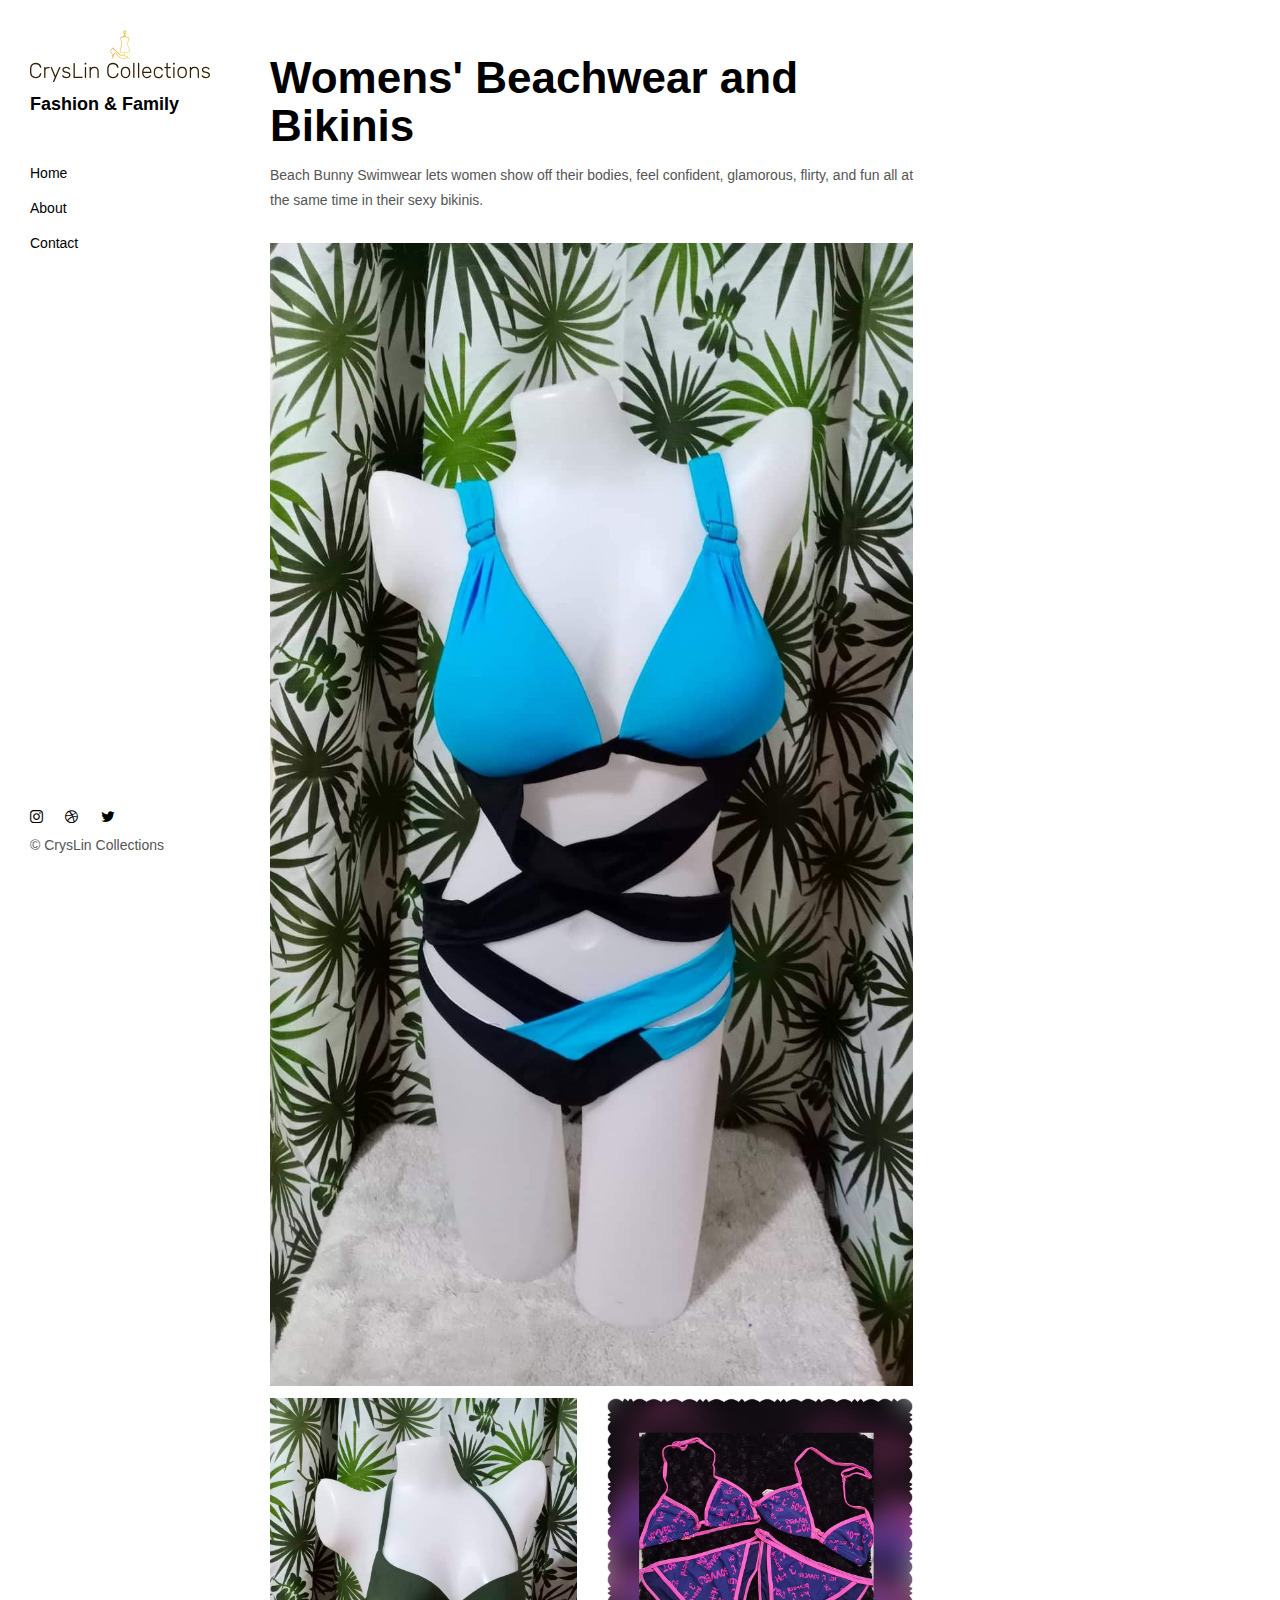
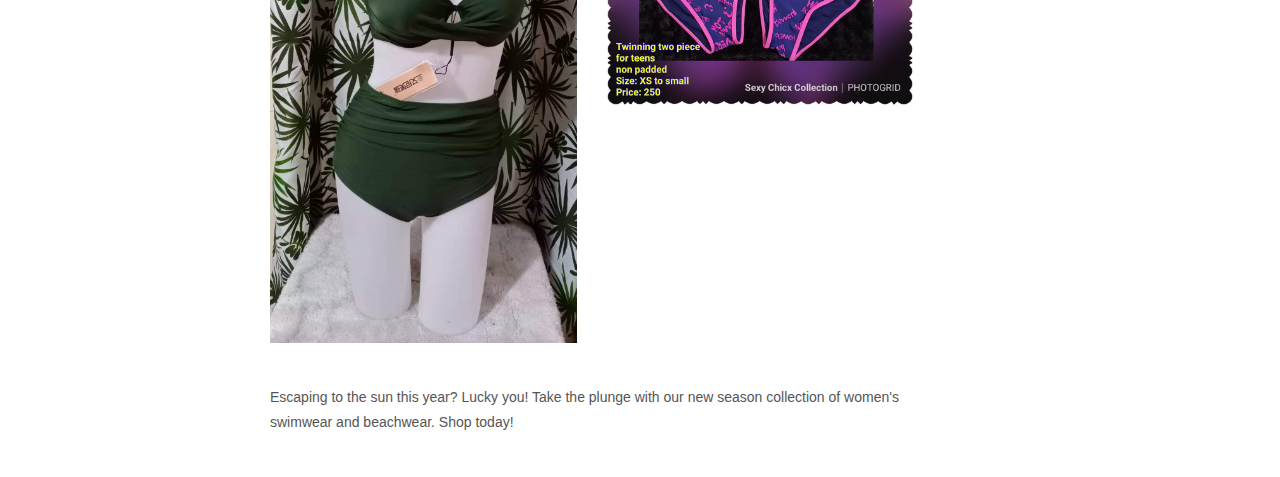
<file: CrysLin Collections/savory/wmsw.html>
<!DOCTYPE html>
<html lang="en">
  <head>
    <meta charset="UTF-8" />
    <meta content="IE=edge" http-equiv="X-UA-Compatible" />
    <meta content="width=device-width,initial-scale=1" name="viewport" />
    <meta content="description" name="description" />
    <meta name="google" content="notranslate" />
    <meta
      content="Mashup templates have been developped by Orson.io team"
      name="author"
    />

    <!-- Disable tap highlight on IE -->
    <meta name="msapplication-tap-highlight" content="no" />

    <link href="./assets/apple-icon-180x180.png" rel="apple-touch-icon" />
    <link href="./assets/favicon.ico" rel="icon" />

    <title>Womens' Beachwear and Bikinis | CrysLin Collections</title>

    <link href="./main.82cfd66e.css" rel="stylesheet" />
  </head>

  <body>
    <!-- Add your content of header -->
    <header class="">
      <div class="navbar navbar-default visible-xs">
        <button type="button" class="navbar-toggle collapsed">
          <span class="sr-only">Toggle navigation</span>
          <span class="icon-bar"></span>
          <span class="icon-bar"></span>
          <span class="icon-bar"></span>
        </button>
        <a href="./index.html" class="navbar-brand">Fashion & Family</a>
      </div>

      <nav class="sidebar">
        <div class="navbar-collapse" id="navbar-collapse">
          <div class="site-header hidden-xs">
            <a class="site-brand" href="./index.html" title="">
              <img
                class="img-responsive site-logo"
                alt=""
                src="./assets/images/mashup-logo.svg"
              />
              Fashion & Family
            </a>
            <!-- <p>
              Lorem ipsum dolor sit amet, consectetur adipisicing elit, sed do
              eiusmod tempor.
            </p> -->
          </div>
          <ul class="nav">
            <li><a href="./index.html" title="">Home</a></li>
            <li><a href="./about.html" title="">About</a></li>
            <!-- <li><a href="./services.html" title="">Services</a></li> -->
            <li><a href="./contact.html" title="">Contact</a></li>
            <!-- <li><a href="./components.html" title="">Components</a></li> -->
          </ul>

          <nav class="nav-footer">
            <p class="nav-footer-social-buttons">
              <a class="fa-icon" href="https://www.instagram.com/" title="">
                <i class="fa fa-instagram"></i>
              </a>
              <a class="fa-icon" href="https://dribbble.com/" title="">
                <i class="fa fa-dribbble"></i>
              </a>
              <a class="fa-icon" href="https://twitter.com/" title="">
                <i class="fa fa-twitter"></i>
              </a>
            </p>
            <p>
              © CrysLin Collections
            </p>
          </nav>
        </div>
      </nav>
    </header>
    <main class="" id="main-collapse">
      <div class="row">
        <div class="col-xs-12 col-md-8">
          <div class="section-container-spacer">
            <h1>Womens' Beachwear and Bikinis</h1>
            <p>
              Beach Bunny Swimwear lets women show off their bodies, feel
              confident, glamorous, flirty, and fun all at the same time in
              their sexy bikinis.
            </p>
          </div>

          <div class="section-container-spacer">
            <p>
              <img
                class="img-responsive"
                alt=""
                src="./assets/images/img-10.jpg"
              />
            </p>
            <div class="row">
              <div class="col-xs-12 col-md-6">
                <p>
                  <img
                    class="img-responsive"
                    alt=""
                    src="./assets/images/img-23.jpg"
                  />
                </p>
              </div>
              <div class="col-xs-12 col-md-6">
                <p>
                  <img
                    class="img-responsive"
                    alt=""
                    src="./assets/images/img-24.jpg"
                  />
                </p>
              </div>
            </div>
          </div>

          <p>
            Escaping to the sun this year? Lucky you! Take the plunge with our
            new season collection of women's swimwear and beachwear. Shop today!
          </p>
        </div>
      </div>
    </main>

    <script>
      document.addEventListener("DOMContentLoaded", function (event) {
        navbarToggleSidebar();
        navActivePage();
      });
    </script>

    <!-- Google Analytics: change UA-XXXXX-X to be your site's ID 

<script>
  (function (i, s, o, g, r, a, m) {
    i['GoogleAnalyticsObject'] = r; i[r] = i[r] || function () {
      (i[r].q = i[r].q || []).push(arguments)
    }, i[r].l = 1 * new Date(); a = s.createElement(o),
      m = s.getElementsByTagName(o)[0]; a.async = 1; a.src = g; m.parentNode.insertBefore(a, m)
  })(window, document, 'script', '//www.google-analytics.com/analytics.js', 'ga');
  ga('create', 'UA-XXXXX-X', 'auto');
  ga('send', 'pageview');
</script>

-->
    <script type="text/javascript" src="./main.85741bff.js"></script>
  </body>
</html>
</file>
<file: CrysLin Collections/savory/main.82cfd66e.css>
@import url(https://fonts.google.com/specimen/Rubik:400, 700);
@import url(https://maxcdn.bootstrapcdn.com/font-awesome/4.7.0/css/font-awesome.min.css); /*!
 * Bootstrap v3.3.7 (http://getbootstrap.com)
 * Copyright 2011-2016 Twitter, Inc.
 * Licensed under MIT (https://github.com/twbs/bootstrap/blob/master/LICENSE)
 */
/*! normalize.css v3.0.3 | MIT License | github.com/necolas/normalize.css */
html {
  font-family: sans-serif;
  -ms-text-size-adjust: 100%;
  -webkit-text-size-adjust: 100%;
}
body {
  margin: 0;
}
article,
aside,
details,
figcaption,
figure,
footer,
header,
hgroup,
main,
menu,
nav,
section,
summary {
  display: block;
}
audio,
canvas,
progress,
video {
  display: inline-block;
  vertical-align: baseline;
}
audio:not([controls]) {
  display: none;
  height: 0;
}
[hidden],
template {
  display: none;
}
a {
  background-color: transparent;
}
a:active,
a:hover {
  outline: 0;
}
abbr[title] {
  border-bottom: 1px dotted;
}
b,
strong {
  font-weight: 700;
}
dfn {
  font-style: italic;
}
h1 {
  font-size: 2em;
  margin: 0.67em 0;
}
mark {
  background: #ff0;
  color: #000;
}
small {
  font-size: 80%;
}
sub,
sup {
  font-size: 75%;
  line-height: 0;
  position: relative;
  vertical-align: baseline;
}
sup {
  top: -0.5em;
}
sub {
  bottom: -0.25em;
}
img {
  border: 0;
}
svg:not(:root) {
  overflow: hidden;
}
figure {
  margin: 1em 40px;
}
hr {
  box-sizing: content-box;
  height: 0;
}
pre {
  overflow: auto;
}
code,
kbd,
pre,
samp {
  font-family: monospace, monospace;
  font-size: 1em;
}
button,
input,
optgroup,
select,
textarea {
  color: inherit;
  font: inherit;
  margin: 0;
}
button {
  overflow: visible;
}
button,
select {
  text-transform: none;
}
button,
html input[type="button"],
input[type="reset"],
input[type="submit"] {
  -webkit-appearance: button;
  cursor: pointer;
}
button[disabled],
html input[disabled] {
  cursor: default;
}
button::-moz-focus-inner,
input::-moz-focus-inner {
  border: 0;
  padding: 0;
}
input {
  line-height: normal;
}
input[type="checkbox"],
input[type="radio"] {
  box-sizing: border-box;
  padding: 0;
}
input[type="number"]::-webkit-inner-spin-button,
input[type="number"]::-webkit-outer-spin-button {
  height: auto;
}
input[type="search"] {
  -webkit-appearance: textfield;
  box-sizing: content-box;
}
input[type="search"]::-webkit-search-cancel-button,
input[type="search"]::-webkit-search-decoration {
  -webkit-appearance: none;
}
fieldset {
  border: 1px solid silver;
  margin: 0 2px;
  padding: 0.35em 0.625em 0.75em;
}
textarea {
  overflow: auto;
}
optgroup {
  font-weight: 700;
}
table {
  border-collapse: collapse;
  border-spacing: 0;
}
td,
th {
  padding: 0;
}

/*! Source: https://github.com/h5bp/html5-boilerplate/blob/master/src/css/main.css */
@media print {
  *,
  :after,
  :before {
    background: transparent !important;
    color: #000 !important;
    box-shadow: none !important;
    text-shadow: none !important;
  }
  a,
  a:visited {
    text-decoration: underline;
  }
  a[href]:after {
    content: " (" attr(href) ")";
  }
  abbr[title]:after {
    content: " (" attr(title) ")";
  }
  a[href^="#"]:after,
  a[href^="javascript:"]:after {
    content: "";
  }
  blockquote,
  pre {
    border: 1px solid #999;
    page-break-inside: avoid;
  }
  thead {
    display: table-header-group;
  }
  img,
  tr {
    page-break-inside: avoid;
  }
  img {
    max-width: 100% !important;
  }
  h2,
  h3,
  p {
    orphans: 3;
    widows: 3;
  }
  h2,
  h3 {
    page-break-after: avoid;
  }
  .navbar {
    display: none;
  }
  .btn > .caret,
  .dropup > .btn > .caret {
    border-top-color: #000 !important;
  }
  .label {
    border: 1px solid #000;
  }
  .table {
    border-collapse: collapse !important;
  }
  .table td,
  .table th {
    background-color: #fff !important;
  }
  .table-bordered td,
  .table-bordered th {
    border: 1px solid #ddd !important;
  }
}
*,
:after,
:before {
  -webkit-box-sizing: border-box;
  -moz-box-sizing: border-box;
  box-sizing: border-box;
}
html {
  font-size: 10px;
  -webkit-tap-highlight-color: transparent;
}
body {
  font-family: Source Sans Pro, Helvetica, Arial, sans-serif;
  font-size: 14px;
  line-height: 1.78;
  color: #555;
  background-color: #fff;
}
button,
input,
select,
textarea {
  font-family: inherit;
  font-size: inherit;
  line-height: inherit;
}
a {
  color: #ff6360;
  text-decoration: none;
}
a:focus,
a:hover {
  color: #ff1814;
  text-decoration: underline;
}
a:focus {
  outline: 5px auto -webkit-focus-ring-color;
  outline-offset: -2px;
}
figure {
  margin: 0;
}
img {
  vertical-align: middle;
}
.img-responsive {
  display: block;
  max-width: 100%;
  height: auto;
}
.img-rounded {
  border-radius: 2px;
}
.img-thumbnail {
  padding: 4px;
  line-height: 1.78;
  background-color: #fff;
  border: 1px solid #ddd;
  border-radius: 2px;
  -webkit-transition: all 0.2s ease-in-out;
  -o-transition: all 0.2s ease-in-out;
  transition: all 0.2s ease-in-out;
  display: inline-block;
  max-width: 100%;
  height: auto;
}
.img-circle {
  border-radius: 50%;
}
hr {
  margin-top: 24px;
  margin-bottom: 24px;
  border: 0;
  border-top: 1px solid #eee;
}
.sr-only {
  position: absolute;
  width: 1px;
  height: 1px;
  margin: -1px;
  padding: 0;
  overflow: hidden;
  clip: rect(0, 0, 0, 0);
  border: 0;
}
.sr-only-focusable:active,
.sr-only-focusable:focus {
  position: static;
  width: auto;
  height: auto;
  margin: 0;
  overflow: visible;
  clip: auto;
}
[role="button"] {
  cursor: pointer;
}
.h1,
.h2,
.h3,
.h4,
.h5,
.h6,
h1,
h2,
h3,
h4,
h5,
h6 {
  font-family: Cabin, Helvetica, Arial, sans-serif;
  font-weight: 700;
  line-height: 1.1;
  color: #000;
}
.h1 .small,
.h1 small,
.h2 .small,
.h2 small,
.h3 .small,
.h3 small,
.h4 .small,
.h4 small,
.h5 .small,
.h5 small,
.h6 .small,
.h6 small,
h1 .small,
h1 small,
h2 .small,
h2 small,
h3 .small,
h3 small,
h4 .small,
h4 small,
h5 .small,
h5 small,
h6 .small,
h6 small {
  font-weight: 400;
  line-height: 1;
  color: #777;
}
.h1,
.h2,
.h3,
h1,
h2,
h3 {
  margin-top: 24px;
  margin-bottom: 12px;
}
.h1 .small,
.h1 small,
.h2 .small,
.h2 small,
.h3 .small,
.h3 small,
h1 .small,
h1 small,
h2 .small,
h2 small,
h3 .small,
h3 small {
  font-size: 65%;
}
.h4,
.h5,
.h6,
h4,
h5,
h6 {
  margin-top: 12px;
  margin-bottom: 12px;
}
.h4 .small,
.h4 small,
.h5 .small,
.h5 small,
.h6 .small,
.h6 small,
h4 .small,
h4 small,
h5 .small,
h5 small,
h6 .small,
h6 small {
  font-size: 75%;
}
.h1,
h1 {
  font-size: 44px;
}
.h2,
h2 {
  font-size: 33px;
}
.h3,
h3 {
  font-size: 25px;
}
.h4,
h4 {
  font-size: 19px;
}
.h5,
h5 {
  font-size: 14px;
}
.h6,
h6 {
  font-size: 12px;
}
p {
  margin: 0 0 12px;
}
.lead {
  margin-bottom: 24px;
  font-size: 16px;
  font-weight: 300;
  line-height: 1.4;
}
@media (min-width: 768px) {
  .lead {
    font-size: 21px;
  }
}
.small,
small {
  font-size: 85%;
}
.mark,
mark {
  background-color: #fcf8e3;
  padding: 0.2em;
}
.text-left {
  text-align: left;
}
.text-right {
  text-align: right;
}
.text-center {
  text-align: center;
}
.text-justify {
  text-align: justify;
}
.text-nowrap {
  white-space: nowrap;
}
.text-lowercase {
  text-transform: lowercase;
}
.initialism,
.text-uppercase {
  text-transform: uppercase;
}
.text-capitalize {
  text-transform: capitalize;
}
.text-muted {
  color: #777;
}
.text-primary {
  color: #ff6360;
}
a.text-primary:focus,
a.text-primary:hover {
  color: #ff312d;
}
.text-success {
  color: #fff;
}
a.text-success:focus,
a.text-success:hover {
  color: #e6e6e6;
}
.text-info {
  color: #31708f;
}
a.text-info:focus,
a.text-info:hover {
  color: #245269;
}
.text-warning {
  color: #8a6d3b;
}
a.text-warning:focus,
a.text-warning:hover {
  color: #66512c;
}
.text-danger {
  color: #fff;
}
a.text-danger:focus,
a.text-danger:hover {
  color: #e6e6e6;
}
.bg-primary {
  color: #fff;
  background-color: #ff6360;
}
a.bg-primary:focus,
a.bg-primary:hover {
  background-color: #ff312d;
}
.bg-success {
  background-color: #57ce6e;
}
a.bg-success:focus,
a.bg-success:hover {
  background-color: #37bb50;
}
.bg-info {
  background-color: #d9edf7;
}
a.bg-info:focus,
a.bg-info:hover {
  background-color: #afd9ee;
}
.bg-warning {
  background-color: #fcf8e3;
}
a.bg-warning:focus,
a.bg-warning:hover {
  background-color: #f7ecb5;
}
.bg-danger {
  background-color: #ee624b;
}
a.bg-danger:focus,
a.bg-danger:hover {
  background-color: #ea391c;
}
.page-header {
  padding-bottom: 11px;
  margin: 48px 0 24px;
  border-bottom: 1px solid #eee;
}
ol,
ul {
  margin-top: 0;
  margin-bottom: 12px;
}
ol ol,
ol ul,
ul ol,
ul ul {
  margin-bottom: 0;
}
.list-inline,
.list-unstyled {
  padding-left: 0;
  list-style: none;
}
.list-inline {
  margin-left: -5px;
}
.list-inline > li {
  display: inline-block;
  padding-left: 5px;
  padding-right: 5px;
}
dl {
  margin-top: 0;
  margin-bottom: 24px;
}
dd,
dt {
  line-height: 1.78;
}
dt {
  font-weight: 700;
}
dd {
  margin-left: 0;
}
.dl-horizontal dd:after,
.dl-horizontal dd:before {
  content: " ";
  display: table;
}
.dl-horizontal dd:after {
  clear: both;
}
@media (min-width: 768px) {
  .dl-horizontal dt {
    float: left;
    width: 160px;
    clear: left;
    text-align: right;
    overflow: hidden;
    text-overflow: ellipsis;
    white-space: nowrap;
  }
  .dl-horizontal dd {
    margin-left: 180px;
  }
}
abbr[data-original-title],
abbr[title] {
  cursor: help;
  border-bottom: 1px dotted #777;
}
.initialism {
  font-size: 90%;
}
blockquote {
  padding: 12px 24px;
  margin: 0 0 24px;
  font-size: 17.5px;
  border-left: 5px solid #eee;
}
blockquote ol:last-child,
blockquote p:last-child,
blockquote ul:last-child {
  margin-bottom: 0;
}
blockquote .small,
blockquote footer,
blockquote small {
  display: block;
  font-size: 80%;
  line-height: 1.78;
  color: #777;
}
blockquote .small:before,
blockquote footer:before,
blockquote small:before {
  content: "\2014   \A0";
}
.blockquote-reverse,
blockquote.pull-right {
  padding-right: 15px;
  padding-left: 0;
  border-right: 5px solid #eee;
  border-left: 0;
  text-align: right;
}
.blockquote-reverse .small:before,
.blockquote-reverse footer:before,
.blockquote-reverse small:before,
blockquote.pull-right .small:before,
blockquote.pull-right footer:before,
blockquote.pull-right small:before {
  content: "";
}
.blockquote-reverse .small:after,
.blockquote-reverse footer:after,
.blockquote-reverse small:after,
blockquote.pull-right .small:after,
blockquote.pull-right footer:after,
blockquote.pull-right small:after {
  content: "\A0   \2014";
}
address {
  margin-bottom: 24px;
  font-style: normal;
  line-height: 1.78;
}
code,
kbd,
pre,
samp {
  font-family: Menlo, Monaco, Consolas, Courier New, monospace;
}
code {
  color: #c7254e;
  background-color: #f9f2f4;
}
code,
kbd {
  padding: 2px 4px;
  font-size: 90%;
  border-radius: 2px;
}
kbd {
  color: #fff;
  background-color: #333;
  box-shadow: inset 0 -1px 0 rgba(0, 0, 0, 0.25);
}
kbd kbd {
  padding: 0;
  font-size: 100%;
  font-weight: 700;
  box-shadow: none;
}
pre {
  display: block;
  padding: 11.5px;
  margin: 0 0 12px;
  font-size: 13px;
  line-height: 1.78;
  word-break: break-all;
  word-wrap: break-word;
  color: #333;
  background-color: #f5f5f5;
  border: 1px solid #ccc;
  border-radius: 2px;
}
pre code {
  padding: 0;
  font-size: inherit;
  color: inherit;
  white-space: pre-wrap;
  background-color: transparent;
  border-radius: 0;
}
.pre-scrollable {
  max-height: 340px;
  overflow-y: scroll;
}
.container {
  margin-right: auto;
  margin-left: auto;
  padding-left: 15px;
  padding-right: 15px;
}
.container:after,
.container:before {
  content: " ";
  display: table;
}
.container:after {
  clear: both;
}
@media (min-width: 768px) {
  .container {
    width: 750px;
  }
}
@media (min-width: 992px) {
  .container {
    width: 970px;
  }
}
@media (min-width: 1200px) {
  .container {
    width: 1170px;
  }
}
.container-fluid {
  margin-right: auto;
  margin-left: auto;
  padding-left: 15px;
  padding-right: 15px;
}
.container-fluid:after,
.container-fluid:before {
  content: " ";
  display: table;
}
.container-fluid:after {
  clear: both;
}
.row {
  margin-left: -15px;
  margin-right: -15px;
}
.row:after,
.row:before {
  content: " ";
  display: table;
}
.row:after {
  clear: both;
}
.col-lg-1,
.col-lg-2,
.col-lg-3,
.col-lg-4,
.col-lg-5,
.col-lg-6,
.col-lg-7,
.col-lg-8,
.col-lg-9,
.col-lg-10,
.col-lg-11,
.col-lg-12,
.col-md-1,
.col-md-2,
.col-md-3,
.col-md-4,
.col-md-5,
.col-md-6,
.col-md-7,
.col-md-8,
.col-md-9,
.col-md-10,
.col-md-11,
.col-md-12,
.col-sm-1,
.col-sm-2,
.col-sm-3,
.col-sm-4,
.col-sm-5,
.col-sm-6,
.col-sm-7,
.col-sm-8,
.col-sm-9,
.col-sm-10,
.col-sm-11,
.col-sm-12,
.col-xs-1,
.col-xs-2,
.col-xs-3,
.col-xs-4,
.col-xs-5,
.col-xs-6,
.col-xs-7,
.col-xs-8,
.col-xs-9,
.col-xs-10,
.col-xs-11,
.col-xs-12 {
  position: relative;
  min-height: 1px;
  padding-left: 15px;
  padding-right: 15px;
}
.col-xs-1,
.col-xs-2,
.col-xs-3,
.col-xs-4,
.col-xs-5,
.col-xs-6,
.col-xs-7,
.col-xs-8,
.col-xs-9,
.col-xs-10,
.col-xs-11,
.col-xs-12 {
  float: left;
}
.col-xs-1 {
  width: 8.33333%;
}
.col-xs-2 {
  width: 16.66667%;
}
.col-xs-3 {
  width: 25%;
}
.col-xs-4 {
  width: 33.33333%;
}
.col-xs-5 {
  width: 41.66667%;
}
.col-xs-6 {
  width: 50%;
}
.col-xs-7 {
  width: 58.33333%;
}
.col-xs-8 {
  width: 66.66667%;
}
.col-xs-9 {
  width: 75%;
}
.col-xs-10 {
  width: 83.33333%;
}
.col-xs-11 {
  width: 91.66667%;
}
.col-xs-12 {
  width: 100%;
}
.col-xs-pull-0 {
  right: auto;
}
.col-xs-pull-1 {
  right: 8.33333%;
}
.col-xs-pull-2 {
  right: 16.66667%;
}
.col-xs-pull-3 {
  right: 25%;
}
.col-xs-pull-4 {
  right: 33.33333%;
}
.col-xs-pull-5 {
  right: 41.66667%;
}
.col-xs-pull-6 {
  right: 50%;
}
.col-xs-pull-7 {
  right: 58.33333%;
}
.col-xs-pull-8 {
  right: 66.66667%;
}
.col-xs-pull-9 {
  right: 75%;
}
.col-xs-pull-10 {
  right: 83.33333%;
}
.col-xs-pull-11 {
  right: 91.66667%;
}
.col-xs-pull-12 {
  right: 100%;
}
.col-xs-push-0 {
  left: auto;
}
.col-xs-push-1 {
  left: 8.33333%;
}
.col-xs-push-2 {
  left: 16.66667%;
}
.col-xs-push-3 {
  left: 25%;
}
.col-xs-push-4 {
  left: 33.33333%;
}
.col-xs-push-5 {
  left: 41.66667%;
}
.col-xs-push-6 {
  left: 50%;
}
.col-xs-push-7 {
  left: 58.33333%;
}
.col-xs-push-8 {
  left: 66.66667%;
}
.col-xs-push-9 {
  left: 75%;
}
.col-xs-push-10 {
  left: 83.33333%;
}
.col-xs-push-11 {
  left: 91.66667%;
}
.col-xs-push-12 {
  left: 100%;
}
.col-xs-offset-0 {
  margin-left: 0;
}
.col-xs-offset-1 {
  margin-left: 8.33333%;
}
.col-xs-offset-2 {
  margin-left: 16.66667%;
}
.col-xs-offset-3 {
  margin-left: 25%;
}
.col-xs-offset-4 {
  margin-left: 33.33333%;
}
.col-xs-offset-5 {
  margin-left: 41.66667%;
}
.col-xs-offset-6 {
  margin-left: 50%;
}
.col-xs-offset-7 {
  margin-left: 58.33333%;
}
.col-xs-offset-8 {
  margin-left: 66.66667%;
}
.col-xs-offset-9 {
  margin-left: 75%;
}
.col-xs-offset-10 {
  margin-left: 83.33333%;
}
.col-xs-offset-11 {
  margin-left: 91.66667%;
}
.col-xs-offset-12 {
  margin-left: 100%;
}
@media (min-width: 768px) {
  .col-sm-1,
  .col-sm-2,
  .col-sm-3,
  .col-sm-4,
  .col-sm-5,
  .col-sm-6,
  .col-sm-7,
  .col-sm-8,
  .col-sm-9,
  .col-sm-10,
  .col-sm-11,
  .col-sm-12 {
    float: left;
  }
  .col-sm-1 {
    width: 8.33333%;
  }
  .col-sm-2 {
    width: 16.66667%;
  }
  .col-sm-3 {
    width: 25%;
  }
  .col-sm-4 {
    width: 33.33333%;
  }
  .col-sm-5 {
    width: 41.66667%;
  }
  .col-sm-6 {
    width: 50%;
  }
  .col-sm-7 {
    width: 58.33333%;
  }
  .col-sm-8 {
    width: 66.66667%;
  }
  .col-sm-9 {
    width: 75%;
  }
  .col-sm-10 {
    width: 83.33333%;
  }
  .col-sm-11 {
    width: 91.66667%;
  }
  .col-sm-12 {
    width: 100%;
  }
  .col-sm-pull-0 {
    right: auto;
  }
  .col-sm-pull-1 {
    right: 8.33333%;
  }
  .col-sm-pull-2 {
    right: 16.66667%;
  }
  .col-sm-pull-3 {
    right: 25%;
  }
  .col-sm-pull-4 {
    right: 33.33333%;
  }
  .col-sm-pull-5 {
    right: 41.66667%;
  }
  .col-sm-pull-6 {
    right: 50%;
  }
  .col-sm-pull-7 {
    right: 58.33333%;
  }
  .col-sm-pull-8 {
    right: 66.66667%;
  }
  .col-sm-pull-9 {
    right: 75%;
  }
  .col-sm-pull-10 {
    right: 83.33333%;
  }
  .col-sm-pull-11 {
    right: 91.66667%;
  }
  .col-sm-pull-12 {
    right: 100%;
  }
  .col-sm-push-0 {
    left: auto;
  }
  .col-sm-push-1 {
    left: 8.33333%;
  }
  .col-sm-push-2 {
    left: 16.66667%;
  }
  .col-sm-push-3 {
    left: 25%;
  }
  .col-sm-push-4 {
    left: 33.33333%;
  }
  .col-sm-push-5 {
    left: 41.66667%;
  }
  .col-sm-push-6 {
    left: 50%;
  }
  .col-sm-push-7 {
    left: 58.33333%;
  }
  .col-sm-push-8 {
    left: 66.66667%;
  }
  .col-sm-push-9 {
    left: 75%;
  }
  .col-sm-push-10 {
    left: 83.33333%;
  }
  .col-sm-push-11 {
    left: 91.66667%;
  }
  .col-sm-push-12 {
    left: 100%;
  }
  .col-sm-offset-0 {
    margin-left: 0;
  }
  .col-sm-offset-1 {
    margin-left: 8.33333%;
  }
  .col-sm-offset-2 {
    margin-left: 16.66667%;
  }
  .col-sm-offset-3 {
    margin-left: 25%;
  }
  .col-sm-offset-4 {
    margin-left: 33.33333%;
  }
  .col-sm-offset-5 {
    margin-left: 41.66667%;
  }
  .col-sm-offset-6 {
    margin-left: 50%;
  }
  .col-sm-offset-7 {
    margin-left: 58.33333%;
  }
  .col-sm-offset-8 {
    margin-left: 66.66667%;
  }
  .col-sm-offset-9 {
    margin-left: 75%;
  }
  .col-sm-offset-10 {
    margin-left: 83.33333%;
  }
  .col-sm-offset-11 {
    margin-left: 91.66667%;
  }
  .col-sm-offset-12 {
    margin-left: 100%;
  }
}
@media (min-width: 992px) {
  .col-md-1,
  .col-md-2,
  .col-md-3,
  .col-md-4,
  .col-md-5,
  .col-md-6,
  .col-md-7,
  .col-md-8,
  .col-md-9,
  .col-md-10,
  .col-md-11,
  .col-md-12 {
    float: left;
  }
  .col-md-1 {
    width: 8.33333%;
  }
  .col-md-2 {
    width: 16.66667%;
  }
  .col-md-3 {
    width: 25%;
  }
  .col-md-4 {
    width: 33.33333%;
  }
  .col-md-5 {
    width: 41.66667%;
  }
  .col-md-6 {
    width: 50%;
  }
  .col-md-7 {
    width: 58.33333%;
  }
  .col-md-8 {
    width: 66.66667%;
  }
  .col-md-9 {
    width: 75%;
  }
  .col-md-10 {
    width: 83.33333%;
  }
  .col-md-11 {
    width: 91.66667%;
  }
  .col-md-12 {
    width: 100%;
  }
  .col-md-pull-0 {
    right: auto;
  }
  .col-md-pull-1 {
    right: 8.33333%;
  }
  .col-md-pull-2 {
    right: 16.66667%;
  }
  .col-md-pull-3 {
    right: 25%;
  }
  .col-md-pull-4 {
    right: 33.33333%;
  }
  .col-md-pull-5 {
    right: 41.66667%;
  }
  .col-md-pull-6 {
    right: 50%;
  }
  .col-md-pull-7 {
    right: 58.33333%;
  }
  .col-md-pull-8 {
    right: 66.66667%;
  }
  .col-md-pull-9 {
    right: 75%;
  }
  .col-md-pull-10 {
    right: 83.33333%;
  }
  .col-md-pull-11 {
    right: 91.66667%;
  }
  .col-md-pull-12 {
    right: 100%;
  }
  .col-md-push-0 {
    left: auto;
  }
  .col-md-push-1 {
    left: 8.33333%;
  }
  .col-md-push-2 {
    left: 16.66667%;
  }
  .col-md-push-3 {
    left: 25%;
  }
  .col-md-push-4 {
    left: 33.33333%;
  }
  .col-md-push-5 {
    left: 41.66667%;
  }
  .col-md-push-6 {
    left: 50%;
  }
  .col-md-push-7 {
    left: 58.33333%;
  }
  .col-md-push-8 {
    left: 66.66667%;
  }
  .col-md-push-9 {
    left: 75%;
  }
  .col-md-push-10 {
    left: 83.33333%;
  }
  .col-md-push-11 {
    left: 91.66667%;
  }
  .col-md-push-12 {
    left: 100%;
  }
  .col-md-offset-0 {
    margin-left: 0;
  }
  .col-md-offset-1 {
    margin-left: 8.33333%;
  }
  .col-md-offset-2 {
    margin-left: 16.66667%;
  }
  .col-md-offset-3 {
    margin-left: 25%;
  }
  .col-md-offset-4 {
    margin-left: 33.33333%;
  }
  .col-md-offset-5 {
    margin-left: 41.66667%;
  }
  .col-md-offset-6 {
    margin-left: 50%;
  }
  .col-md-offset-7 {
    margin-left: 58.33333%;
  }
  .col-md-offset-8 {
    margin-left: 66.66667%;
  }
  .col-md-offset-9 {
    margin-left: 75%;
  }
  .col-md-offset-10 {
    margin-left: 83.33333%;
  }
  .col-md-offset-11 {
    margin-left: 91.66667%;
  }
  .col-md-offset-12 {
    margin-left: 100%;
  }
}
@media (min-width: 1200px) {
  .col-lg-1,
  .col-lg-2,
  .col-lg-3,
  .col-lg-4,
  .col-lg-5,
  .col-lg-6,
  .col-lg-7,
  .col-lg-8,
  .col-lg-9,
  .col-lg-10,
  .col-lg-11,
  .col-lg-12 {
    float: left;
  }
  .col-lg-1 {
    width: 8.33333%;
  }
  .col-lg-2 {
    width: 16.66667%;
  }
  .col-lg-3 {
    width: 25%;
  }
  .col-lg-4 {
    width: 33.33333%;
  }
  .col-lg-5 {
    width: 41.66667%;
  }
  .col-lg-6 {
    width: 50%;
  }
  .col-lg-7 {
    width: 58.33333%;
  }
  .col-lg-8 {
    width: 66.66667%;
  }
  .col-lg-9 {
    width: 75%;
  }
  .col-lg-10 {
    width: 83.33333%;
  }
  .col-lg-11 {
    width: 91.66667%;
  }
  .col-lg-12 {
    width: 100%;
  }
  .col-lg-pull-0 {
    right: auto;
  }
  .col-lg-pull-1 {
    right: 8.33333%;
  }
  .col-lg-pull-2 {
    right: 16.66667%;
  }
  .col-lg-pull-3 {
    right: 25%;
  }
  .col-lg-pull-4 {
    right: 33.33333%;
  }
  .col-lg-pull-5 {
    right: 41.66667%;
  }
  .col-lg-pull-6 {
    right: 50%;
  }
  .col-lg-pull-7 {
    right: 58.33333%;
  }
  .col-lg-pull-8 {
    right: 66.66667%;
  }
  .col-lg-pull-9 {
    right: 75%;
  }
  .col-lg-pull-10 {
    right: 83.33333%;
  }
  .col-lg-pull-11 {
    right: 91.66667%;
  }
  .col-lg-pull-12 {
    right: 100%;
  }
  .col-lg-push-0 {
    left: auto;
  }
  .col-lg-push-1 {
    left: 8.33333%;
  }
  .col-lg-push-2 {
    left: 16.66667%;
  }
  .col-lg-push-3 {
    left: 25%;
  }
  .col-lg-push-4 {
    left: 33.33333%;
  }
  .col-lg-push-5 {
    left: 41.66667%;
  }
  .col-lg-push-6 {
    left: 50%;
  }
  .col-lg-push-7 {
    left: 58.33333%;
  }
  .col-lg-push-8 {
    left: 66.66667%;
  }
  .col-lg-push-9 {
    left: 75%;
  }
  .col-lg-push-10 {
    left: 83.33333%;
  }
  .col-lg-push-11 {
    left: 91.66667%;
  }
  .col-lg-push-12 {
    left: 100%;
  }
  .col-lg-offset-0 {
    margin-left: 0;
  }
  .col-lg-offset-1 {
    margin-left: 8.33333%;
  }
  .col-lg-offset-2 {
    margin-left: 16.66667%;
  }
  .col-lg-offset-3 {
    margin-left: 25%;
  }
  .col-lg-offset-4 {
    margin-left: 33.33333%;
  }
  .col-lg-offset-5 {
    margin-left: 41.66667%;
  }
  .col-lg-offset-6 {
    margin-left: 50%;
  }
  .col-lg-offset-7 {
    margin-left: 58.33333%;
  }
  .col-lg-offset-8 {
    margin-left: 66.66667%;
  }
  .col-lg-offset-9 {
    margin-left: 75%;
  }
  .col-lg-offset-10 {
    margin-left: 83.33333%;
  }
  .col-lg-offset-11 {
    margin-left: 91.66667%;
  }
  .col-lg-offset-12 {
    margin-left: 100%;
  }
}
table {
  background-color: transparent;
}
caption {
  padding-top: 8px;
  padding-bottom: 8px;
  color: #777;
}
caption,
th {
  text-align: left;
}
.table {
  width: 100%;
  max-width: 100%;
  margin-bottom: 24px;
}
.table > tbody > tr > td,
.table > tbody > tr > th,
.table > tfoot > tr > td,
.table > tfoot > tr > th,
.table > thead > tr > td,
.table > thead > tr > th {
  padding: 8px;
  line-height: 1.78;
  vertical-align: top;
  border-top: 1px solid #ddd;
}
.table > thead > tr > th {
  vertical-align: bottom;
  border-bottom: 2px solid #ddd;
}
.table > caption + thead > tr:first-child > td,
.table > caption + thead > tr:first-child > th,
.table > colgroup + thead > tr:first-child > td,
.table > colgroup + thead > tr:first-child > th,
.table > thead:first-child > tr:first-child > td,
.table > thead:first-child > tr:first-child > th {
  border-top: 0;
}
.table > tbody + tbody {
  border-top: 2px solid #ddd;
}
.table .table {
  background-color: #fff;
}
.table-condensed > tbody > tr > td,
.table-condensed > tbody > tr > th,
.table-condensed > tfoot > tr > td,
.table-condensed > tfoot > tr > th,
.table-condensed > thead > tr > td,
.table-condensed > thead > tr > th {
  padding: 5px;
}
.table-bordered,
.table-bordered > tbody > tr > td,
.table-bordered > tbody > tr > th,
.table-bordered > tfoot > tr > td,
.table-bordered > tfoot > tr > th,
.table-bordered > thead > tr > td,
.table-bordered > thead > tr > th {
  border: 1px solid #ddd;
}
.table-bordered > thead > tr > td,
.table-bordered > thead > tr > th {
  border-bottom-width: 2px;
}
.table-striped > tbody > tr:nth-of-type(odd) {
  background-color: #f9f9f9;
}
.table-hover > tbody > tr:hover {
  background-color: #f5f5f5;
}
table col[class*="col-"] {
  position: static;
  float: none;
  display: table-column;
}
table td[class*="col-"],
table th[class*="col-"] {
  position: static;
  float: none;
  display: table-cell;
}
.table > tbody > tr.active > td,
.table > tbody > tr.active > th,
.table > tbody > tr > td.active,
.table > tbody > tr > th.active,
.table > tfoot > tr.active > td,
.table > tfoot > tr.active > th,
.table > tfoot > tr > td.active,
.table > tfoot > tr > th.active,
.table > thead > tr.active > td,
.table > thead > tr.active > th,
.table > thead > tr > td.active,
.table > thead > tr > th.active {
  background-color: #f5f5f5;
}
.table-hover > tbody > tr.active:hover > td,
.table-hover > tbody > tr.active:hover > th,
.table-hover > tbody > tr:hover > .active,
.table-hover > tbody > tr > td.active:hover,
.table-hover > tbody > tr > th.active:hover {
  background-color: #e8e8e8;
}
.table > tbody > tr.success > td,
.table > tbody > tr.success > th,
.table > tbody > tr > td.success,
.table > tbody > tr > th.success,
.table > tfoot > tr.success > td,
.table > tfoot > tr.success > th,
.table > tfoot > tr > td.success,
.table > tfoot > tr > th.success,
.table > thead > tr.success > td,
.table > thead > tr.success > th,
.table > thead > tr > td.success,
.table > thead > tr > th.success {
  background-color: #57ce6e;
}
.table-hover > tbody > tr.success:hover > td,
.table-hover > tbody > tr.success:hover > th,
.table-hover > tbody > tr:hover > .success,
.table-hover > tbody > tr > td.success:hover,
.table-hover > tbody > tr > th.success:hover {
  background-color: #43c85d;
}
.table > tbody > tr.info > td,
.table > tbody > tr.info > th,
.table > tbody > tr > td.info,
.table > tbody > tr > th.info,
.table > tfoot > tr.info > td,
.table > tfoot > tr.info > th,
.table > tfoot > tr > td.info,
.table > tfoot > tr > th.info,
.table > thead > tr.info > td,
.table > thead > tr.info > th,
.table > thead > tr > td.info,
.table > thead > tr > th.info {
  background-color: #d9edf7;
}
.table-hover > tbody > tr.info:hover > td,
.table-hover > tbody > tr.info:hover > th,
.table-hover > tbody > tr:hover > .info,
.table-hover > tbody > tr > td.info:hover,
.table-hover > tbody > tr > th.info:hover {
  background-color: #c4e3f3;
}
.table > tbody > tr.warning > td,
.table > tbody > tr.warning > th,
.table > tbody > tr > td.warning,
.table > tbody > tr > th.warning,
.table > tfoot > tr.warning > td,
.table > tfoot > tr.warning > th,
.table > tfoot > tr > td.warning,
.table > tfoot > tr > th.warning,
.table > thead > tr.warning > td,
.table > thead > tr.warning > th,
.table > thead > tr > td.warning,
.table > thead > tr > th.warning {
  background-color: #fcf8e3;
}
.table-hover > tbody > tr.warning:hover > td,
.table-hover > tbody > tr.warning:hover > th,
.table-hover > tbody > tr:hover > .warning,
.table-hover > tbody > tr > td.warning:hover,
.table-hover > tbody > tr > th.warning:hover {
  background-color: #faf2cc;
}
.table > tbody > tr.danger > td,
.table > tbody > tr.danger > th,
.table > tbody > tr > td.danger,
.table > tbody > tr > th.danger,
.table > tfoot > tr.danger > td,
.table > tfoot > tr.danger > th,
.table > tfoot > tr > td.danger,
.table > tfoot > tr > th.danger,
.table > thead > tr.danger > td,
.table > thead > tr.danger > th,
.table > thead > tr > td.danger,
.table > thead > tr > th.danger {
  background-color: #ee624b;
}
.table-hover > tbody > tr.danger:hover > td,
.table-hover > tbody > tr.danger:hover > th,
.table-hover > tbody > tr:hover > .danger,
.table-hover > tbody > tr > td.danger:hover,
.table-hover > tbody > tr > th.danger:hover {
  background-color: #ec4e34;
}
.table-responsive {
  overflow-x: auto;
  min-height: 0.01%;
}
@media screen and (max-width: 767px) {
  .table-responsive {
    width: 100%;
    margin-bottom: 18px;
    overflow-y: hidden;
    -ms-overflow-style: -ms-autohiding-scrollbar;
    border: 1px solid #ddd;
  }
  .table-responsive > .table {
    margin-bottom: 0;
  }
  .table-responsive > .table > tbody > tr > td,
  .table-responsive > .table > tbody > tr > th,
  .table-responsive > .table > tfoot > tr > td,
  .table-responsive > .table > tfoot > tr > th,
  .table-responsive > .table > thead > tr > td,
  .table-responsive > .table > thead > tr > th {
    white-space: nowrap;
  }
  .table-responsive > .table-bordered {
    border: 0;
  }
  .table-responsive > .table-bordered > tbody > tr > td:first-child,
  .table-responsive > .table-bordered > tbody > tr > th:first-child,
  .table-responsive > .table-bordered > tfoot > tr > td:first-child,
  .table-responsive > .table-bordered > tfoot > tr > th:first-child,
  .table-responsive > .table-bordered > thead > tr > td:first-child,
  .table-responsive > .table-bordered > thead > tr > th:first-child {
    border-left: 0;
  }
  .table-responsive > .table-bordered > tbody > tr > td:last-child,
  .table-responsive > .table-bordered > tbody > tr > th:last-child,
  .table-responsive > .table-bordered > tfoot > tr > td:last-child,
  .table-responsive > .table-bordered > tfoot > tr > th:last-child,
  .table-responsive > .table-bordered > thead > tr > td:last-child,
  .table-responsive > .table-bordered > thead > tr > th:last-child {
    border-right: 0;
  }
  .table-responsive > .table-bordered > tbody > tr:last-child > td,
  .table-responsive > .table-bordered > tbody > tr:last-child > th,
  .table-responsive > .table-bordered > tfoot > tr:last-child > td,
  .table-responsive > .table-bordered > tfoot > tr:last-child > th {
    border-bottom: 0;
  }
}
fieldset {
  margin: 0;
  min-width: 0;
}
fieldset,
legend {
  padding: 0;
  border: 0;
}
legend {
  display: block;
  width: 100%;
  margin-bottom: 24px;
  font-size: 21px;
  line-height: inherit;
  color: #333;
  border-bottom: 1px solid #e5e5e5;
}
label {
  display: inline-block;
  max-width: 100%;
  margin-bottom: 5px;
  font-weight: 700;
}
input[type="search"] {
  -webkit-box-sizing: border-box;
  -moz-box-sizing: border-box;
  box-sizing: border-box;
}
input[type="checkbox"],
input[type="radio"] {
  margin: 4px 0 0;
  margin-top: 1px\9;
  line-height: normal;
}
input[type="file"] {
  display: block;
}
input[type="range"] {
  display: block;
  width: 100%;
}
select[multiple],
select[size] {
  height: auto;
}
input[type="checkbox"]:focus,
input[type="file"]:focus,
input[type="radio"]:focus {
  outline: 5px auto -webkit-focus-ring-color;
  outline-offset: -2px;
}
output {
  padding-top: 9px;
}
.form-control,
output {
  display: block;
  font-size: 14px;
  line-height: 1.78;
  color: #555;
}
.form-control {
  width: 100%;
  height: 40px;
  padding: 8px 20px;
  background-color: #fff;
  background-image: none;
  border: 1px solid #000;
  border-radius: 2px;
  -webkit-box-shadow: inset 0 1px 1px rgba(0, 0, 0, 0.075);
  box-shadow: inset 0 1px 1px rgba(0, 0, 0, 0.075);
  -webkit-transition: border-color 0.15s ease-in-out,
    box-shadow 0.15s ease-in-out;
  -o-transition: border-color ease-in-out 0.15s, box-shadow ease-in-out 0.15s;
  transition: border-color 0.15s ease-in-out, box-shadow 0.15s ease-in-out;
}
.form-control:focus {
  border-color: #66afe9;
  -webkit-box-shadow: inset 0 1px 1px rgba(0, 0, 0, 0.075),
    0 0 8px rgba(102, 175, 233, 0.6);
  box-shadow: inset 0 1px 1px rgba(0, 0, 0, 0.075),
    0 0 8px rgba(102, 175, 233, 0.6);
}
.form-control::-moz-placeholder {
  color: #999;
  opacity: 1;
}
.form-control:-ms-input-placeholder {
  color: #999;
}
.form-control::-webkit-input-placeholder {
  color: #999;
}
.form-control::-ms-expand {
  border: 0;
  background-color: transparent;
}
.form-control[disabled],
.form-control[readonly],
fieldset[disabled] .form-control {
  background-color: #eee;
  opacity: 1;
}
.form-control[disabled],
fieldset[disabled] .form-control {
  cursor: not-allowed;
}
textarea.form-control {
  height: auto;
}
input[type="search"] {
  -webkit-appearance: none;
}
@media screen and (-webkit-min-device-pixel-ratio: 0) {
  input[type="date"].form-control,
  input[type="datetime-local"].form-control,
  input[type="month"].form-control,
  input[type="time"].form-control {
    line-height: 40px;
  }
  .input-group-sm > .input-group-btn > input[type="date"].btn,
  .input-group-sm > .input-group-btn > input[type="datetime-local"].btn,
  .input-group-sm > .input-group-btn > input[type="month"].btn,
  .input-group-sm > .input-group-btn > input[type="time"].btn,
  .input-group-sm > input[type="date"].form-control,
  .input-group-sm > input[type="date"].input-group-addon,
  .input-group-sm > input[type="datetime-local"].form-control,
  .input-group-sm > input[type="datetime-local"].input-group-addon,
  .input-group-sm > input[type="month"].form-control,
  .input-group-sm > input[type="month"].input-group-addon,
  .input-group-sm > input[type="time"].form-control,
  .input-group-sm > input[type="time"].input-group-addon,
  .input-group-sm input[type="date"],
  .input-group-sm input[type="datetime-local"],
  .input-group-sm input[type="month"],
  .input-group-sm input[type="time"],
  input[type="date"].input-sm,
  input[type="datetime-local"].input-sm,
  input[type="month"].input-sm,
  input[type="time"].input-sm {
    line-height: 30px;
  }
  .input-group-lg > .input-group-btn > input[type="date"].btn,
  .input-group-lg > .input-group-btn > input[type="datetime-local"].btn,
  .input-group-lg > .input-group-btn > input[type="month"].btn,
  .input-group-lg > .input-group-btn > input[type="time"].btn,
  .input-group-lg > input[type="date"].form-control,
  .input-group-lg > input[type="date"].input-group-addon,
  .input-group-lg > input[type="datetime-local"].form-control,
  .input-group-lg > input[type="datetime-local"].input-group-addon,
  .input-group-lg > input[type="month"].form-control,
  .input-group-lg > input[type="month"].input-group-addon,
  .input-group-lg > input[type="time"].form-control,
  .input-group-lg > input[type="time"].input-group-addon,
  .input-group-lg input[type="date"],
  .input-group-lg input[type="datetime-local"],
  .input-group-lg input[type="month"],
  .input-group-lg input[type="time"],
  input[type="date"].input-lg,
  input[type="datetime-local"].input-lg,
  input[type="month"].input-lg,
  input[type="time"].input-lg {
    line-height: 46px;
  }
}
.form-group {
  margin-bottom: 15px;
}
.checkbox,
.radio {
  position: relative;
  display: block;
  margin-top: 10px;
  margin-bottom: 10px;
}
.checkbox label,
.radio label {
  min-height: 24px;
  padding-left: 20px;
  margin-bottom: 0;
  font-weight: 400;
  cursor: pointer;
}
.checkbox-inline input[type="checkbox"],
.checkbox input[type="checkbox"],
.radio-inline input[type="radio"],
.radio input[type="radio"] {
  position: absolute;
  margin-left: -20px;
  margin-top: 4px\9;
}
.checkbox + .checkbox,
.radio + .radio {
  margin-top: -5px;
}
.checkbox-inline,
.radio-inline {
  position: relative;
  display: inline-block;
  padding-left: 20px;
  margin-bottom: 0;
  vertical-align: middle;
  font-weight: 400;
  cursor: pointer;
}
.checkbox-inline + .checkbox-inline,
.radio-inline + .radio-inline {
  margin-top: 0;
  margin-left: 10px;
}
.checkbox-inline.disabled,
.checkbox.disabled label,
.radio-inline.disabled,
.radio.disabled label,
fieldset[disabled] .checkbox-inline,
fieldset[disabled] .checkbox label,
fieldset[disabled] .radio-inline,
fieldset[disabled] .radio label,
fieldset[disabled] input[type="checkbox"],
fieldset[disabled] input[type="radio"],
input[type="checkbox"].disabled,
input[type="checkbox"][disabled],
input[type="radio"].disabled,
input[type="radio"][disabled] {
  cursor: not-allowed;
}
.form-control-static {
  padding-top: 9px;
  padding-bottom: 9px;
  margin-bottom: 0;
  min-height: 38px;
}
.form-control-static.input-lg,
.form-control-static.input-sm,
.input-group-lg > .form-control-static.form-control,
.input-group-lg > .form-control-static.input-group-addon,
.input-group-lg > .input-group-btn > .form-control-static.btn,
.input-group-sm > .form-control-static.form-control,
.input-group-sm > .form-control-static.input-group-addon,
.input-group-sm > .input-group-btn > .form-control-static.btn {
  padding-left: 0;
  padding-right: 0;
}
.input-group-sm > .form-control,
.input-group-sm > .input-group-addon,
.input-group-sm > .input-group-btn > .btn,
.input-sm {
  height: 30px;
  padding: 5px 14px;
  font-size: 12px;
  line-height: 1.5;
  border-radius: 2px;
}
.input-group-sm > .input-group-btn > select.btn,
.input-group-sm > select.form-control,
.input-group-sm > select.input-group-addon,
select.input-sm {
  height: 30px;
  line-height: 30px;
}
.input-group-sm > .input-group-btn > select[multiple].btn,
.input-group-sm > .input-group-btn > textarea.btn,
.input-group-sm > select[multiple].form-control,
.input-group-sm > select[multiple].input-group-addon,
.input-group-sm > textarea.form-control,
.input-group-sm > textarea.input-group-addon,
select[multiple].input-sm,
textarea.input-sm {
  height: auto;
}
.form-group-sm .form-control {
  height: 30px;
  padding: 5px 14px;
  font-size: 12px;
  line-height: 1.5;
  border-radius: 2px;
}
.form-group-sm select.form-control {
  height: 30px;
  line-height: 30px;
}
.form-group-sm select[multiple].form-control,
.form-group-sm textarea.form-control {
  height: auto;
}
.form-group-sm .form-control-static {
  height: 30px;
  min-height: 36px;
  padding: 6px 14px;
  font-size: 12px;
  line-height: 1.5;
}
.input-group-lg > .form-control,
.input-group-lg > .input-group-addon,
.input-group-lg > .input-group-btn > .btn,
.input-lg {
  height: 46px;
  padding: 10px 24px;
  font-size: 18px;
  line-height: 1.33333;
  border-radius: 2px;
}
.input-group-lg > .input-group-btn > select.btn,
.input-group-lg > select.form-control,
.input-group-lg > select.input-group-addon,
select.input-lg {
  height: 46px;
  line-height: 46px;
}
.input-group-lg > .input-group-btn > select[multiple].btn,
.input-group-lg > .input-group-btn > textarea.btn,
.input-group-lg > select[multiple].form-control,
.input-group-lg > select[multiple].input-group-addon,
.input-group-lg > textarea.form-control,
.input-group-lg > textarea.input-group-addon,
select[multiple].input-lg,
textarea.input-lg {
  height: auto;
}
.form-group-lg .form-control {
  height: 46px;
  padding: 10px 24px;
  font-size: 18px;
  line-height: 1.33333;
  border-radius: 2px;
}
.form-group-lg select.form-control {
  height: 46px;
  line-height: 46px;
}
.form-group-lg select[multiple].form-control,
.form-group-lg textarea.form-control {
  height: auto;
}
.form-group-lg .form-control-static {
  height: 46px;
  min-height: 42px;
  padding: 11px 24px;
  font-size: 18px;
  line-height: 1.33333;
}
.has-feedback {
  position: relative;
}
.has-feedback .form-control {
  padding-right: 50px;
}
.form-control-feedback {
  position: absolute;
  top: 0;
  right: 0;
  z-index: 2;
  display: block;
  width: 40px;
  height: 40px;
  line-height: 40px;
  text-align: center;
  pointer-events: none;
}
.form-group-lg .form-control + .form-control-feedback,
.input-group-lg + .form-control-feedback,
.input-group-lg > .form-control + .form-control-feedback,
.input-group-lg > .input-group-addon + .form-control-feedback,
.input-group-lg > .input-group-btn > .btn + .form-control-feedback,
.input-lg + .form-control-feedback {
  width: 46px;
  height: 46px;
  line-height: 46px;
}
.form-group-sm .form-control + .form-control-feedback,
.input-group-sm + .form-control-feedback,
.input-group-sm > .form-control + .form-control-feedback,
.input-group-sm > .input-group-addon + .form-control-feedback,
.input-group-sm > .input-group-btn > .btn + .form-control-feedback,
.input-sm + .form-control-feedback {
  width: 30px;
  height: 30px;
  line-height: 30px;
}
.has-success .checkbox,
.has-success .checkbox-inline,
.has-success.checkbox-inline label,
.has-success.checkbox label,
.has-success .control-label,
.has-success .help-block,
.has-success .radio,
.has-success .radio-inline,
.has-success.radio-inline label,
.has-success.radio label {
  color: #fff;
}
.has-success .form-control {
  border-color: #fff;
  -webkit-box-shadow: inset 0 1px 1px rgba(0, 0, 0, 0.075);
  box-shadow: inset 0 1px 1px rgba(0, 0, 0, 0.075);
}
.has-success .form-control:focus {
  border-color: #e6e6e6;
  -webkit-box-shadow: inset 0 1px 1px rgba(0, 0, 0, 0.075), 0 0 6px #fff;
  box-shadow: inset 0 1px 1px rgba(0, 0, 0, 0.075), 0 0 6px #fff;
}
.has-success .input-group-addon {
  color: #fff;
  border-color: #fff;
  background-color: #57ce6e;
}
.has-success .form-control-feedback {
  color: #fff;
}
.has-warning .checkbox,
.has-warning .checkbox-inline,
.has-warning.checkbox-inline label,
.has-warning.checkbox label,
.has-warning .control-label,
.has-warning .help-block,
.has-warning .radio,
.has-warning .radio-inline,
.has-warning.radio-inline label,
.has-warning.radio label {
  color: #8a6d3b;
}
.has-warning .form-control {
  border-color: #8a6d3b;
  -webkit-box-shadow: inset 0 1px 1px rgba(0, 0, 0, 0.075);
  box-shadow: inset 0 1px 1px rgba(0, 0, 0, 0.075);
}
.has-warning .form-control:focus {
  border-color: #66512c;
  -webkit-box-shadow: inset 0 1px 1px rgba(0, 0, 0, 0.075), 0 0 6px #c0a16b;
  box-shadow: inset 0 1px 1px rgba(0, 0, 0, 0.075), 0 0 6px #c0a16b;
}
.has-warning .input-group-addon {
  color: #8a6d3b;
  border-color: #8a6d3b;
  background-color: #fcf8e3;
}
.has-warning .form-control-feedback {
  color: #8a6d3b;
}
.has-error .checkbox,
.has-error .checkbox-inline,
.has-error.checkbox-inline label,
.has-error.checkbox label,
.has-error .control-label,
.has-error .help-block,
.has-error .radio,
.has-error .radio-inline,
.has-error.radio-inline label,
.has-error.radio label {
  color: #fff;
}
.has-error .form-control {
  border-color: #fff;
  -webkit-box-shadow: inset 0 1px 1px rgba(0, 0, 0, 0.075);
  box-shadow: inset 0 1px 1px rgba(0, 0, 0, 0.075);
}
.has-error .form-control:focus {
  border-color: #e6e6e6;
  -webkit-box-shadow: inset 0 1px 1px rgba(0, 0, 0, 0.075), 0 0 6px #fff;
  box-shadow: inset 0 1px 1px rgba(0, 0, 0, 0.075), 0 0 6px #fff;
}
.has-error .input-group-addon {
  color: #fff;
  border-color: #fff;
  background-color: #ee624b;
}
.has-error .form-control-feedback {
  color: #fff;
}
.has-feedback label ~ .form-control-feedback {
  top: 29px;
}
.has-feedback label.sr-only ~ .form-control-feedback {
  top: 0;
}
.help-block {
  display: block;
  margin-top: 5px;
  margin-bottom: 10px;
  color: #959595;
}
@media (min-width: 768px) {
  .form-inline .form-group {
    display: inline-block;
    margin-bottom: 0;
    vertical-align: middle;
  }
  .form-inline .form-control {
    display: inline-block;
    width: auto;
    vertical-align: middle;
  }
  .form-inline .form-control-static {
    display: inline-block;
  }
  .form-inline .input-group {
    display: inline-table;
    vertical-align: middle;
  }
  .form-inline .input-group .form-control,
  .form-inline .input-group .input-group-addon,
  .form-inline .input-group .input-group-btn {
    width: auto;
  }
  .form-inline .input-group > .form-control {
    width: 100%;
  }
  .form-inline .control-label {
    margin-bottom: 0;
    vertical-align: middle;
  }
  .form-inline .checkbox,
  .form-inline .radio {
    display: inline-block;
    margin-top: 0;
    margin-bottom: 0;
    vertical-align: middle;
  }
  .form-inline .checkbox label,
  .form-inline .radio label {
    padding-left: 0;
  }
  .form-inline .checkbox input[type="checkbox"],
  .form-inline .radio input[type="radio"] {
    position: relative;
    margin-left: 0;
  }
  .form-inline .has-feedback .form-control-feedback {
    top: 0;
  }
}
.form-horizontal .checkbox,
.form-horizontal .checkbox-inline,
.form-horizontal .radio,
.form-horizontal .radio-inline {
  margin-top: 0;
  margin-bottom: 0;
  padding-top: 9px;
}
.form-horizontal .checkbox,
.form-horizontal .radio {
  min-height: 33px;
}
.form-horizontal .form-group {
  margin-left: -15px;
  margin-right: -15px;
}
.form-horizontal .form-group:after,
.form-horizontal .form-group:before {
  content: " ";
  display: table;
}
.form-horizontal .form-group:after {
  clear: both;
}
@media (min-width: 768px) {
  .form-horizontal .control-label {
    text-align: right;
    margin-bottom: 0;
    padding-top: 9px;
  }
}
.form-horizontal .has-feedback .form-control-feedback {
  right: 15px;
}
@media (min-width: 768px) {
  .form-horizontal .form-group-lg .control-label {
    padding-top: 11px;
    font-size: 18px;
  }
}
@media (min-width: 768px) {
  .form-horizontal .form-group-sm .control-label {
    padding-top: 6px;
    font-size: 12px;
  }
}
.btn {
  display: inline-block;
  margin-bottom: 0;
  font-weight: 400;
  text-align: center;
  vertical-align: middle;
  touch-action: manipulation;
  cursor: pointer;
  background-image: none;
  border: 1px solid transparent;
  white-space: nowrap;
  padding: 8px 20px;
  font-size: 14px;
  line-height: 1.78;
  border-radius: 50px;
  -webkit-user-select: none;
  -moz-user-select: none;
  -ms-user-select: none;
  user-select: none;
}
.btn.active.focus,
.btn.active:focus,
.btn.focus,
.btn:active.focus,
.btn:active:focus,
.btn:focus {
  outline: 5px auto -webkit-focus-ring-color;
  outline-offset: -2px;
}
.btn.focus,
.btn:focus,
.btn:hover {
  color: #333;
  text-decoration: none;
}
.btn.active,
.btn:active {
  outline: 0;
  background-image: none;
  -webkit-box-shadow: inset 0 3px 5px rgba(0, 0, 0, 0.125);
  box-shadow: inset 0 3px 5px rgba(0, 0, 0, 0.125);
}
.btn.disabled,
.btn[disabled],
fieldset[disabled] .btn {
  cursor: not-allowed;
  opacity: 0.65;
  filter: alpha(opacity=65);
  -webkit-box-shadow: none;
  box-shadow: none;
}
a.btn.disabled,
fieldset[disabled] a.btn {
  pointer-events: none;
}
.btn-default {
  color: #333;
  background-color: #fff;
  border-color: #333;
}
.btn-default.focus,
.btn-default:focus {
  color: #333;
  background-color: #e6e6e6;
  border-color: #000;
}
.btn-default.active,
.btn-default:active,
.btn-default:hover,
.open > .btn-default.dropdown-toggle {
  color: #333;
  background-color: #e6e6e6;
  border-color: #141414;
}
.btn-default.active.focus,
.btn-default.active:focus,
.btn-default.active:hover,
.btn-default:active.focus,
.btn-default:active:focus,
.btn-default:active:hover,
.open > .btn-default.dropdown-toggle.focus,
.open > .btn-default.dropdown-toggle:focus,
.open > .btn-default.dropdown-toggle:hover {
  color: #333;
  background-color: #d4d4d4;
  border-color: #000;
}
.btn-default.active,
.btn-default:active,
.open > .btn-default.dropdown-toggle {
  background-image: none;
}
.btn-default.disabled.focus,
.btn-default.disabled:focus,
.btn-default.disabled:hover,
.btn-default[disabled].focus,
.btn-default[disabled]:focus,
.btn-default[disabled]:hover,
fieldset[disabled] .btn-default.focus,
fieldset[disabled] .btn-default:focus,
fieldset[disabled] .btn-default:hover {
  background-color: #fff;
  border-color: #333;
}
.btn-default .badge {
  color: #fff;
  background-color: #333;
}
.btn-primary {
  color: #fff;
  background-color: #ff6360;
  border-color: #ff6360;
}
.btn-primary.focus,
.btn-primary:focus {
  color: #fff;
  background-color: #ff312d;
  border-color: #e00400;
}
.btn-primary.active,
.btn-primary:active,
.btn-primary:hover,
.open > .btn-primary.dropdown-toggle {
  color: #fff;
  background-color: #ff312d;
  border-color: #ff2723;
}
.btn-primary.active.focus,
.btn-primary.active:focus,
.btn-primary.active:hover,
.btn-primary:active.focus,
.btn-primary:active:focus,
.btn-primary:active:hover,
.open > .btn-primary.dropdown-toggle.focus,
.open > .btn-primary.dropdown-toggle:focus,
.open > .btn-primary.dropdown-toggle:hover {
  color: #fff;
  background-color: #ff0e09;
  border-color: #e00400;
}
.btn-primary.active,
.btn-primary:active,
.open > .btn-primary.dropdown-toggle {
  background-image: none;
}
.btn-primary.disabled.focus,
.btn-primary.disabled:focus,
.btn-primary.disabled:hover,
.btn-primary[disabled].focus,
.btn-primary[disabled]:focus,
.btn-primary[disabled]:hover,
fieldset[disabled] .btn-primary.focus,
fieldset[disabled] .btn-primary:focus,
fieldset[disabled] .btn-primary:hover {
  background-color: #ff6360;
  border-color: #ff6360;
}
.btn-primary .badge {
  color: #ff6360;
  background-color: #fff;
}
.btn-success {
  color: #fff;
  background-color: #5cb85c;
  border-color: #5cb85c;
}
.btn-success.focus,
.btn-success:focus {
  color: #fff;
  background-color: #449d44;
  border-color: #2d672d;
}
.btn-success.active,
.btn-success:active,
.btn-success:hover,
.open > .btn-success.dropdown-toggle {
  color: #fff;
  background-color: #449d44;
  border-color: #419641;
}
.btn-success.active.focus,
.btn-success.active:focus,
.btn-success.active:hover,
.btn-success:active.focus,
.btn-success:active:focus,
.btn-success:active:hover,
.open > .btn-success.dropdown-toggle.focus,
.open > .btn-success.dropdown-toggle:focus,
.open > .btn-success.dropdown-toggle:hover {
  color: #fff;
  background-color: #398439;
  border-color: #2d672d;
}
.btn-success.active,
.btn-success:active,
.open > .btn-success.dropdown-toggle {
  background-image: none;
}
.btn-success.disabled.focus,
.btn-success.disabled:focus,
.btn-success.disabled:hover,
.btn-success[disabled].focus,
.btn-success[disabled]:focus,
.btn-success[disabled]:hover,
fieldset[disabled] .btn-success.focus,
fieldset[disabled] .btn-success:focus,
fieldset[disabled] .btn-success:hover {
  background-color: #5cb85c;
  border-color: #5cb85c;
}
.btn-success .badge {
  color: #5cb85c;
  background-color: #fff;
}
.btn-info {
  color: #fff;
  background-color: #f8bb56;
  border-color: #f8bb56;
}
.btn-info.focus,
.btn-info:focus {
  color: #fff;
  background-color: #f6a725;
  border-color: #c67f08;
}
.btn-info.active,
.btn-info:active,
.btn-info:hover,
.open > .btn-info.dropdown-toggle {
  color: #fff;
  background-color: #f6a725;
  border-color: #f6a31b;
}
.btn-info.active.focus,
.btn-info.active:focus,
.btn-info.active:hover,
.btn-info:active.focus,
.btn-info:active:focus,
.btn-info:active:hover,
.open > .btn-info.dropdown-toggle.focus,
.open > .btn-info.dropdown-toggle:focus,
.open > .btn-info.dropdown-toggle:hover {
  color: #fff;
  background-color: #ed980a;
  border-color: #c67f08;
}
.btn-info.active,
.btn-info:active,
.open > .btn-info.dropdown-toggle {
  background-image: none;
}
.btn-info.disabled.focus,
.btn-info.disabled:focus,
.btn-info.disabled:hover,
.btn-info[disabled].focus,
.btn-info[disabled]:focus,
.btn-info[disabled]:hover,
fieldset[disabled] .btn-info.focus,
fieldset[disabled] .btn-info:focus,
fieldset[disabled] .btn-info:hover {
  background-color: #f8bb56;
  border-color: #f8bb56;
}
.btn-info .badge {
  color: #f8bb56;
  background-color: #fff;
}
.btn-warning {
  color: #fff;
  background-color: #f0ad4e;
  border-color: #f0ad4e;
}
.btn-warning.focus,
.btn-warning:focus {
  color: #fff;
  background-color: #ec971f;
  border-color: #b06d0f;
}
.btn-warning.active,
.btn-warning:active,
.btn-warning:hover,
.open > .btn-warning.dropdown-toggle {
  color: #fff;
  background-color: #ec971f;
  border-color: #eb9316;
}
.btn-warning.active.focus,
.btn-warning.active:focus,
.btn-warning.active:hover,
.btn-warning:active.focus,
.btn-warning:active:focus,
.btn-warning:active:hover,
.open > .btn-warning.dropdown-toggle.focus,
.open > .btn-warning.dropdown-toggle:focus,
.open > .btn-warning.dropdown-toggle:hover {
  color: #fff;
  background-color: #d58512;
  border-color: #b06d0f;
}
.btn-warning.active,
.btn-warning:active,
.open > .btn-warning.dropdown-toggle {
  background-image: none;
}
.btn-warning.disabled.focus,
.btn-warning.disabled:focus,
.btn-warning.disabled:hover,
.btn-warning[disabled].focus,
.btn-warning[disabled]:focus,
.btn-warning[disabled]:hover,
fieldset[disabled] .btn-warning.focus,
fieldset[disabled] .btn-warning:focus,
fieldset[disabled] .btn-warning:hover {
  background-color: #f0ad4e;
  border-color: #f0ad4e;
}
.btn-warning .badge {
  color: #f0ad4e;
  background-color: #fff;
}
.btn-danger {
  color: #fff;
  background-color: #d9534f;
  border-color: #d9534f;
}
.btn-danger.focus,
.btn-danger:focus {
  color: #fff;
  background-color: #c9302c;
  border-color: #8b211e;
}
.btn-danger.active,
.btn-danger:active,
.btn-danger:hover,
.open > .btn-danger.dropdown-toggle {
  color: #fff;
  background-color: #c9302c;
  border-color: #c12e2a;
}
.btn-danger.active.focus,
.btn-danger.active:focus,
.btn-danger.active:hover,
.btn-danger:active.focus,
.btn-danger:active:focus,
.btn-danger:active:hover,
.open > .btn-danger.dropdown-toggle.focus,
.open > .btn-danger.dropdown-toggle:focus,
.open > .btn-danger.dropdown-toggle:hover {
  color: #fff;
  background-color: #ac2925;
  border-color: #8b211e;
}
.btn-danger.active,
.btn-danger:active,
.open > .btn-danger.dropdown-toggle {
  background-image: none;
}
.btn-danger.disabled.focus,
.btn-danger.disabled:focus,
.btn-danger.disabled:hover,
.btn-danger[disabled].focus,
.btn-danger[disabled]:focus,
.btn-danger[disabled]:hover,
fieldset[disabled] .btn-danger.focus,
fieldset[disabled] .btn-danger:focus,
fieldset[disabled] .btn-danger:hover {
  background-color: #d9534f;
  border-color: #d9534f;
}
.btn-danger .badge {
  color: #d9534f;
  background-color: #fff;
}
.btn-link {
  color: #ff6360;
  font-weight: 400;
  border-radius: 0;
}
.btn-link,
.btn-link.active,
.btn-link:active,
.btn-link[disabled],
fieldset[disabled] .btn-link {
  background-color: transparent;
  -webkit-box-shadow: none;
  box-shadow: none;
}
.btn-link,
.btn-link:active,
.btn-link:focus,
.btn-link:hover {
  border-color: transparent;
}
.btn-link:focus,
.btn-link:hover {
  color: #ff1814;
  text-decoration: underline;
  background-color: transparent;
}
.btn-link[disabled]:focus,
.btn-link[disabled]:hover,
fieldset[disabled] .btn-link:focus,
fieldset[disabled] .btn-link:hover {
  color: #777;
  text-decoration: none;
}
.btn-group-lg > .btn,
.btn-lg {
  padding: 10px 24px;
  font-size: 18px;
  line-height: 1.33333;
  border-radius: 50px;
}
.btn-group-sm > .btn,
.btn-sm {
  padding: 5px 14px;
  font-size: 12px;
  line-height: 1.5;
  border-radius: 50px;
}
.btn-group-xs > .btn,
.btn-xs {
  padding: 1px 5px;
  font-size: 12px;
  line-height: 1.5;
  border-radius: 50px;
}
.btn-block {
  display: block;
  width: 100%;
}
.btn-block + .btn-block {
  margin-top: 5px;
}
input[type="button"].btn-block,
input[type="reset"].btn-block,
input[type="submit"].btn-block {
  width: 100%;
}
.fade {
  opacity: 0;
  -webkit-transition: opacity 0.15s linear;
  -o-transition: opacity 0.15s linear;
  transition: opacity 0.15s linear;
}
.fade.in {
  opacity: 1;
}
.collapse {
  display: none;
}
.collapse.in {
  display: block;
}
tr.collapse.in {
  display: table-row;
}
tbody.collapse.in {
  display: table-row-group;
}
.collapsing {
  position: relative;
  height: 0;
  overflow: hidden;
  -webkit-transition-property: height, visibility;
  transition-property: height, visibility;
  -webkit-transition-duration: 0.35s;
  transition-duration: 0.35s;
  -webkit-transition-timing-function: ease;
  transition-timing-function: ease;
}
.caret {
  display: inline-block;
  width: 0;
  height: 0;
  margin-left: 2px;
  vertical-align: middle;
  border-top: 4px dashed;
  border-top: 4px solid\9;
  border-right: 4px solid transparent;
  border-left: 4px solid transparent;
}
.dropdown,
.dropup {
  position: relative;
}
.dropdown-toggle:focus {
  outline: 0;
}
.dropdown-menu {
  position: absolute;
  top: 100%;
  left: 0;
  z-index: 1000;
  display: none;
  float: left;
  min-width: 160px;
  padding: 5px 0;
  margin: 2px 0 0;
  list-style: none;
  font-size: 14px;
  text-align: left;
  background-color: #fff;
  border: 1px solid #ccc;
  border: 1px solid rgba(0, 0, 0, 0.15);
  border-radius: 2px;
  -webkit-box-shadow: 0 6px 12px rgba(0, 0, 0, 0.175);
  box-shadow: 0 6px 12px rgba(0, 0, 0, 0.175);
  background-clip: padding-box;
}
.dropdown-menu.pull-right {
  right: 0;
  left: auto;
}
.dropdown-menu .divider {
  height: 1px;
  margin: 11px 0;
  overflow: hidden;
  background-color: #e5e5e5;
}
.dropdown-menu > li > a {
  display: block;
  padding: 3px 20px;
  clear: both;
  font-weight: 400;
  line-height: 1.78;
  color: #333;
  white-space: nowrap;
}
.dropdown-menu > li > a:focus,
.dropdown-menu > li > a:hover {
  text-decoration: none;
  color: #262626;
  background-color: #f5f5f5;
}
.dropdown-menu > .active > a,
.dropdown-menu > .active > a:focus,
.dropdown-menu > .active > a:hover {
  color: #fff;
  text-decoration: none;
  outline: 0;
  background-color: #ff6360;
}
.dropdown-menu > .disabled > a,
.dropdown-menu > .disabled > a:focus,
.dropdown-menu > .disabled > a:hover {
  color: #777;
}
.dropdown-menu > .disabled > a:focus,
.dropdown-menu > .disabled > a:hover {
  text-decoration: none;
  background-color: transparent;
  background-image: none;
  filter: progid:DXImageTransform.Microsoft.gradient(enabled = false);
  cursor: not-allowed;
}
.open > .dropdown-menu {
  display: block;
}
.open > a {
  outline: 0;
}
.dropdown-menu-right {
  left: auto;
  right: 0;
}
.dropdown-menu-left {
  left: 0;
  right: auto;
}
.dropdown-header {
  display: block;
  padding: 3px 20px;
  font-size: 12px;
  line-height: 1.78;
  color: #777;
  white-space: nowrap;
}
.dropdown-backdrop {
  position: fixed;
  left: 0;
  right: 0;
  bottom: 0;
  top: 0;
  z-index: 990;
}
.pull-right > .dropdown-menu {
  right: 0;
  left: auto;
}
.dropup .caret,
.navbar-fixed-bottom .dropdown .caret {
  border-top: 0;
  border-bottom: 4px dashed;
  border-bottom: 4px solid\9;
  content: "";
}
.dropup .dropdown-menu,
.navbar-fixed-bottom .dropdown .dropdown-menu {
  top: auto;
  bottom: 100%;
  margin-bottom: 2px;
}
@media (min-width: 768px) {
  .navbar-right .dropdown-menu {
    right: 0;
    left: auto;
  }
  .navbar-right .dropdown-menu-left {
    left: 0;
    right: auto;
  }
}
.btn-group,
.btn-group-vertical {
  position: relative;
  display: inline-block;
  vertical-align: middle;
}
.btn-group-vertical > .btn,
.btn-group > .btn {
  position: relative;
  float: left;
}
.btn-group-vertical > .btn.active,
.btn-group-vertical > .btn:active,
.btn-group-vertical > .btn:focus,
.btn-group-vertical > .btn:hover,
.btn-group > .btn.active,
.btn-group > .btn:active,
.btn-group > .btn:focus,
.btn-group > .btn:hover {
  z-index: 2;
}
.btn-group .btn + .btn,
.btn-group .btn + .btn-group,
.btn-group .btn-group + .btn,
.btn-group .btn-group + .btn-group {
  margin-left: -1px;
}
.btn-toolbar {
  margin-left: -5px;
}
.btn-toolbar:after,
.btn-toolbar:before {
  content: " ";
  display: table;
}
.btn-toolbar:after {
  clear: both;
}
.btn-toolbar .btn,
.btn-toolbar .btn-group,
.btn-toolbar .input-group {
  float: left;
}
.btn-toolbar > .btn,
.btn-toolbar > .btn-group,
.btn-toolbar > .input-group {
  margin-left: 5px;
}
.btn-group > .btn:not(:first-child):not(:last-child):not(.dropdown-toggle) {
  border-radius: 0;
}
.btn-group > .btn:first-child {
  margin-left: 0;
}
.btn-group > .btn:first-child:not(:last-child):not(.dropdown-toggle) {
  border-bottom-right-radius: 0;
  border-top-right-radius: 0;
}
.btn-group > .btn:last-child:not(:first-child),
.btn-group > .dropdown-toggle:not(:first-child) {
  border-bottom-left-radius: 0;
  border-top-left-radius: 0;
}
.btn-group > .btn-group {
  float: left;
}
.btn-group > .btn-group:not(:first-child):not(:last-child) > .btn {
  border-radius: 0;
}
.btn-group > .btn-group:first-child:not(:last-child) > .btn:last-child,
.btn-group > .btn-group:first-child:not(:last-child) > .dropdown-toggle {
  border-bottom-right-radius: 0;
  border-top-right-radius: 0;
}
.btn-group > .btn-group:last-child:not(:first-child) > .btn:first-child {
  border-bottom-left-radius: 0;
  border-top-left-radius: 0;
}
.btn-group .dropdown-toggle:active,
.btn-group.open .dropdown-toggle {
  outline: 0;
}
.btn-group > .btn + .dropdown-toggle {
  padding-left: 8px;
  padding-right: 8px;
}
.btn-group-lg.btn-group > .btn + .dropdown-toggle,
.btn-group > .btn-lg + .dropdown-toggle {
  padding-left: 12px;
  padding-right: 12px;
}
.btn-group.open .dropdown-toggle {
  -webkit-box-shadow: inset 0 3px 5px rgba(0, 0, 0, 0.125);
  box-shadow: inset 0 3px 5px rgba(0, 0, 0, 0.125);
}
.btn-group.open .dropdown-toggle.btn-link {
  -webkit-box-shadow: none;
  box-shadow: none;
}
.btn .caret {
  margin-left: 0;
}
.btn-group-lg > .btn .caret,
.btn-lg .caret {
  border-width: 5px 5px 0;
  border-bottom-width: 0;
}
.dropup .btn-group-lg > .btn .caret,
.dropup .btn-lg .caret {
  border-width: 0 5px 5px;
}
.btn-group-vertical > .btn,
.btn-group-vertical > .btn-group,
.btn-group-vertical > .btn-group > .btn {
  display: block;
  float: none;
  width: 100%;
  max-width: 100%;
}
.btn-group-vertical > .btn-group:after,
.btn-group-vertical > .btn-group:before {
  content: " ";
  display: table;
}
.btn-group-vertical > .btn-group:after {
  clear: both;
}
.btn-group-vertical > .btn-group > .btn {
  float: none;
}
.btn-group-vertical > .btn + .btn,
.btn-group-vertical > .btn + .btn-group,
.btn-group-vertical > .btn-group + .btn,
.btn-group-vertical > .btn-group + .btn-group {
  margin-top: -1px;
  margin-left: 0;
}
.btn-group-vertical > .btn:not(:first-child):not(:last-child) {
  border-radius: 0;
}
.btn-group-vertical > .btn:first-child:not(:last-child) {
  border-top-right-radius: 50px;
  border-top-left-radius: 50px;
  border-bottom-right-radius: 0;
  border-bottom-left-radius: 0;
}
.btn-group-vertical > .btn:last-child:not(:first-child) {
  border-top-right-radius: 0;
  border-top-left-radius: 0;
  border-bottom-right-radius: 50px;
  border-bottom-left-radius: 50px;
}
.btn-group-vertical > .btn-group:not(:first-child):not(:last-child) > .btn {
  border-radius: 0;
}
.btn-group-vertical > .btn-group:first-child:not(:last-child) > .btn:last-child,
.btn-group-vertical
  > .btn-group:first-child:not(:last-child)
  > .dropdown-toggle {
  border-bottom-right-radius: 0;
  border-bottom-left-radius: 0;
}
.btn-group-vertical
  > .btn-group:last-child:not(:first-child)
  > .btn:first-child {
  border-top-right-radius: 0;
  border-top-left-radius: 0;
}
.btn-group-justified {
  display: table;
  width: 100%;
  table-layout: fixed;
  border-collapse: separate;
}
.btn-group-justified > .btn,
.btn-group-justified > .btn-group {
  float: none;
  display: table-cell;
  width: 1%;
}
.btn-group-justified > .btn-group .btn {
  width: 100%;
}
.btn-group-justified > .btn-group .dropdown-menu {
  left: auto;
}
[data-toggle="buttons"] > .btn-group > .btn input[type="checkbox"],
[data-toggle="buttons"] > .btn-group > .btn input[type="radio"],
[data-toggle="buttons"] > .btn input[type="checkbox"],
[data-toggle="buttons"] > .btn input[type="radio"] {
  position: absolute;
  clip: rect(0, 0, 0, 0);
  pointer-events: none;
}
.input-group {
  position: relative;
  display: table;
  border-collapse: separate;
}
.input-group[class*="col-"] {
  float: none;
  padding-left: 0;
  padding-right: 0;
}
.input-group .form-control {
  position: relative;
  z-index: 2;
  float: left;
  width: 100%;
  margin-bottom: 0;
}
.input-group .form-control:focus {
  z-index: 3;
}
.input-group-addon,
.input-group-btn,
.input-group .form-control {
  display: table-cell;
}
.input-group-addon:not(:first-child):not(:last-child),
.input-group-btn:not(:first-child):not(:last-child),
.input-group .form-control:not(:first-child):not(:last-child) {
  border-radius: 0;
}
.input-group-addon,
.input-group-btn {
  width: 1%;
  white-space: nowrap;
  vertical-align: middle;
}
.input-group-addon {
  padding: 8px 20px;
  font-size: 14px;
  font-weight: 400;
  line-height: 1;
  color: #555;
  text-align: center;
  background-color: #eee;
  border: 1px solid #000;
  border-radius: 2px;
}
.input-group-addon.input-sm,
.input-group-sm > .input-group-addon,
.input-group-sm > .input-group-btn > .input-group-addon.btn {
  padding: 5px 14px;
  font-size: 12px;
  border-radius: 2px;
}
.input-group-addon.input-lg,
.input-group-lg > .input-group-addon,
.input-group-lg > .input-group-btn > .input-group-addon.btn {
  padding: 10px 24px;
  font-size: 18px;
  border-radius: 2px;
}
.input-group-addon input[type="checkbox"],
.input-group-addon input[type="radio"] {
  margin-top: 0;
}
.input-group-addon:first-child,
.input-group-btn:first-child > .btn,
.input-group-btn:first-child > .btn-group > .btn,
.input-group-btn:first-child > .dropdown-toggle,
.input-group-btn:last-child > .btn-group:not(:last-child) > .btn,
.input-group-btn:last-child > .btn:not(:last-child):not(.dropdown-toggle),
.input-group .form-control:first-child {
  border-bottom-right-radius: 0;
  border-top-right-radius: 0;
}
.input-group-addon:first-child {
  border-right: 0;
}
.input-group-addon:last-child,
.input-group-btn:first-child > .btn-group:not(:first-child) > .btn,
.input-group-btn:first-child > .btn:not(:first-child),
.input-group-btn:last-child > .btn,
.input-group-btn:last-child > .btn-group > .btn,
.input-group-btn:last-child > .dropdown-toggle,
.input-group .form-control:last-child {
  border-bottom-left-radius: 0;
  border-top-left-radius: 0;
}
.input-group-addon:last-child {
  border-left: 0;
}
.input-group-btn {
  font-size: 0;
  white-space: nowrap;
}
.input-group-btn,
.input-group-btn > .btn {
  position: relative;
}
.input-group-btn > .btn + .btn {
  margin-left: -1px;
}
.input-group-btn > .btn:active,
.input-group-btn > .btn:focus,
.input-group-btn > .btn:hover {
  z-index: 2;
}
.input-group-btn:first-child > .btn,
.input-group-btn:first-child > .btn-group {
  margin-right: -1px;
}
.input-group-btn:last-child > .btn,
.input-group-btn:last-child > .btn-group {
  z-index: 2;
  margin-left: -1px;
}
.nav {
  margin-bottom: 0;
  padding-left: 0;
  list-style: none;
}
.nav:after,
.nav:before {
  content: " ";
  display: table;
}
.nav:after {
  clear: both;
}
.nav > li,
.nav > li > a {
  position: relative;
  display: block;
}
.nav > li > a {
  padding: 5px 0;
}
.nav > li > a:focus,
.nav > li > a:hover {
  text-decoration: none;
  background-color: transparent;
}
.nav > li.disabled > a {
  color: #777;
}
.nav > li.disabled > a:focus,
.nav > li.disabled > a:hover {
  color: #777;
  text-decoration: none;
  background-color: transparent;
  cursor: not-allowed;
}
.nav .open > a,
.nav .open > a:focus,
.nav .open > a:hover {
  background-color: transparent;
  border-color: #ff6360;
}
.nav .nav-divider {
  height: 1px;
  margin: 11px 0;
  overflow: hidden;
  background-color: #e5e5e5;
}
.nav > li > a > img {
  max-width: none;
}
.nav-tabs {
  border-bottom: 1px solid #ddd;
}
.nav-tabs > li {
  float: left;
  margin-bottom: -1px;
}
.nav-tabs > li > a {
  margin-right: 2px;
  line-height: 1.78;
  border: 1px solid transparent;
  border-radius: 2px 2px 0 0;
}
.nav-tabs > li > a:hover {
  border-color: #eee #eee #ddd;
}
.nav-tabs > li.active > a,
.nav-tabs > li.active > a:focus,
.nav-tabs > li.active > a:hover {
  color: #555;
  background-color: #fff;
  border: 1px solid #ddd;
  border-bottom-color: transparent;
  cursor: default;
}
.nav-pills > li {
  float: left;
}
.nav-pills > li > a {
  border-radius: 2px;
}
.nav-pills > li + li {
  margin-left: 2px;
}
.nav-pills > li.active > a,
.nav-pills > li.active > a:focus,
.nav-pills > li.active > a:hover {
  color: #fff;
  background-color: #ff6360;
}
.nav-stacked > li {
  float: none;
}
.nav-stacked > li + li {
  margin-top: 2px;
  margin-left: 0;
}
.nav-justified,
.nav-tabs.nav-justified {
  width: 100%;
}
.nav-justified > li,
.nav-tabs.nav-justified > li {
  float: none;
}
.nav-justified > li > a,
.nav-tabs.nav-justified > li > a {
  text-align: center;
  margin-bottom: 5px;
}
.nav-justified > .dropdown .dropdown-menu {
  top: auto;
  left: auto;
}
@media (min-width: 768px) {
  .nav-justified > li,
  .nav-tabs.nav-justified > li {
    display: table-cell;
    width: 1%;
  }
  .nav-justified > li > a,
  .nav-tabs.nav-justified > li > a {
    margin-bottom: 0;
  }
}
.nav-tabs-justified,
.nav-tabs.nav-justified {
  border-bottom: 0;
}
.nav-tabs-justified > li > a,
.nav-tabs.nav-justified > li > a {
  margin-right: 0;
  border-radius: 2px;
}
.nav-tabs-justified > .active > a,
.nav-tabs-justified > .active > a:focus,
.nav-tabs-justified > .active > a:hover,
.nav-tabs.nav-justified > .active > a,
.nav-tabs.nav-justified > .active > a:focus,
.nav-tabs.nav-justified > .active > a:hover {
  border: 1px solid #ddd;
}
@media (min-width: 768px) {
  .nav-tabs-justified > li > a,
  .nav-tabs.nav-justified > li > a {
    border-bottom: 1px solid #ddd;
    border-radius: 2px 2px 0 0;
  }
  .nav-tabs-justified > .active > a,
  .nav-tabs-justified > .active > a:focus,
  .nav-tabs-justified > .active > a:hover,
  .nav-tabs.nav-justified > .active > a,
  .nav-tabs.nav-justified > .active > a:focus,
  .nav-tabs.nav-justified > .active > a:hover {
    border-bottom-color: #fff;
  }
}
.tab-content > .tab-pane {
  display: none;
}
.tab-content > .active {
  display: block;
}
.nav-tabs .dropdown-menu {
  margin-top: -1px;
  border-top-right-radius: 0;
  border-top-left-radius: 0;
}
.navbar {
  position: relative;
  min-height: 50px;
  margin-bottom: 24px;
  border: 1px solid transparent;
}
.navbar:after,
.navbar:before {
  content: " ";
  display: table;
}
.navbar:after {
  clear: both;
}
@media (min-width: 768px) {
  .navbar {
    border-radius: 2px;
  }
}
.navbar-header:after,
.navbar-header:before {
  content: " ";
  display: table;
}
.navbar-header:after {
  clear: both;
}
@media (min-width: 768px) {
  .navbar-header {
    float: left;
  }
}
.navbar-collapse {
  overflow-x: visible;
  padding-right: 15px;
  padding-left: 15px;
  border-top: 1px solid transparent;
  box-shadow: inset 0 1px 0 hsla(0, 0%, 100%, 0.1);
  -webkit-overflow-scrolling: touch;
}
.navbar-collapse:after,
.navbar-collapse:before {
  content: " ";
  display: table;
}
.navbar-collapse:after {
  clear: both;
}
.navbar-collapse.in {
  overflow-y: auto;
}
@media (min-width: 768px) {
  .navbar-collapse {
    width: auto;
    border-top: 0;
    box-shadow: none;
  }
  .navbar-collapse.collapse {
    display: block !important;
    height: auto !important;
    padding-bottom: 0;
    overflow: visible !important;
  }
  .navbar-collapse.in {
    overflow-y: visible;
  }
  .navbar-fixed-bottom .navbar-collapse,
  .navbar-fixed-top .navbar-collapse,
  .navbar-static-top .navbar-collapse {
    padding-left: 0;
    padding-right: 0;
  }
}
.navbar-fixed-bottom .navbar-collapse,
.navbar-fixed-top .navbar-collapse {
  max-height: 340px;
}
@media (max-device-width: 480px) and (orientation: landscape) {
  .navbar-fixed-bottom .navbar-collapse,
  .navbar-fixed-top .navbar-collapse {
    max-height: 200px;
  }
}
.container-fluid > .navbar-collapse,
.container-fluid > .navbar-header,
.container > .navbar-collapse,
.container > .navbar-header {
  margin-right: -15px;
  margin-left: -15px;
}
@media (min-width: 768px) {
  .container-fluid > .navbar-collapse,
  .container-fluid > .navbar-header,
  .container > .navbar-collapse,
  .container > .navbar-header {
    margin-right: 0;
    margin-left: 0;
  }
}
.navbar-static-top {
  z-index: 1000;
  border-width: 0 0 1px;
}
@media (min-width: 768px) {
  .navbar-static-top {
    border-radius: 0;
  }
}
.navbar-fixed-bottom,
.navbar-fixed-top {
  position: fixed;
  right: 0;
  left: 0;
  z-index: 1030;
}
@media (min-width: 768px) {
  .navbar-fixed-bottom,
  .navbar-fixed-top {
    border-radius: 0;
  }
}
.navbar-fixed-top {
  top: 0;
  border-width: 0 0 1px;
}
.navbar-fixed-bottom {
  bottom: 0;
  margin-bottom: 0;
  border-width: 1px 0 0;
}
.navbar-brand {
  float: left;
  padding: 13px 15px;
  font-size: 18px;
  line-height: 24px;
  height: 50px;
}
.navbar-brand:focus,
.navbar-brand:hover {
  text-decoration: none;
}
.navbar-brand > img {
  display: block;
}
@media (min-width: 768px) {
  .navbar > .container-fluid .navbar-brand,
  .navbar > .container .navbar-brand {
    margin-left: -15px;
  }
}
.navbar-toggle {
  position: relative;
  float: right;
  margin-right: 15px;
  padding: 9px 10px;
  margin-top: 8px;
  margin-bottom: 8px;
  background-color: transparent;
  background-image: none;
  border: 1px solid transparent;
  border-radius: 2px;
}
.navbar-toggle:focus {
  outline: 0;
}
.navbar-toggle .icon-bar {
  display: block;
  width: 22px;
  height: 2px;
  border-radius: 1px;
}
.navbar-toggle .icon-bar + .icon-bar {
  margin-top: 4px;
}
@media (min-width: 768px) {
  .navbar-toggle {
    display: none;
  }
}
.navbar-nav {
  margin: 6.5px -15px;
}
.navbar-nav > li > a {
  padding-top: 10px;
  padding-bottom: 10px;
  line-height: 24px;
}
@media (max-width: 767px) {
  .navbar-nav .open .dropdown-menu {
    position: static;
    float: none;
    width: auto;
    margin-top: 0;
    background-color: transparent;
    border: 0;
    box-shadow: none;
  }
  .navbar-nav .open .dropdown-menu .dropdown-header,
  .navbar-nav .open .dropdown-menu > li > a {
    padding: 5px 15px 5px 25px;
  }
  .navbar-nav .open .dropdown-menu > li > a {
    line-height: 24px;
  }
  .navbar-nav .open .dropdown-menu > li > a:focus,
  .navbar-nav .open .dropdown-menu > li > a:hover {
    background-image: none;
  }
}
@media (min-width: 768px) {
  .navbar-nav {
    float: left;
    margin: 0;
  }
  .navbar-nav > li {
    float: left;
  }
  .navbar-nav > li > a {
    padding-top: 13px;
    padding-bottom: 13px;
  }
}
.navbar-form {
  margin: 5px -15px;
  padding: 10px 15px;
  border-top: 1px solid transparent;
  border-bottom: 1px solid transparent;
  -webkit-box-shadow: inset 0 1px 0 hsla(0, 0%, 100%, 0.1),
    0 1px 0 hsla(0, 0%, 100%, 0.1);
  box-shadow: inset 0 1px 0 hsla(0, 0%, 100%, 0.1),
    0 1px 0 hsla(0, 0%, 100%, 0.1);
}
@media (min-width: 768px) {
  .navbar-form .form-group {
    display: inline-block;
    margin-bottom: 0;
    vertical-align: middle;
  }
  .navbar-form .form-control {
    display: inline-block;
    width: auto;
    vertical-align: middle;
  }
  .navbar-form .form-control-static {
    display: inline-block;
  }
  .navbar-form .input-group {
    display: inline-table;
    vertical-align: middle;
  }
  .navbar-form .input-group .form-control,
  .navbar-form .input-group .input-group-addon,
  .navbar-form .input-group .input-group-btn {
    width: auto;
  }
  .navbar-form .input-group > .form-control {
    width: 100%;
  }
  .navbar-form .control-label {
    margin-bottom: 0;
    vertical-align: middle;
  }
  .navbar-form .checkbox,
  .navbar-form .radio {
    display: inline-block;
    margin-top: 0;
    margin-bottom: 0;
    vertical-align: middle;
  }
  .navbar-form .checkbox label,
  .navbar-form .radio label {
    padding-left: 0;
  }
  .navbar-form .checkbox input[type="checkbox"],
  .navbar-form .radio input[type="radio"] {
    position: relative;
    margin-left: 0;
  }
  .navbar-form .has-feedback .form-control-feedback {
    top: 0;
  }
}
@media (max-width: 767px) {
  .navbar-form .form-group {
    margin-bottom: 5px;
  }
  .navbar-form .form-group:last-child {
    margin-bottom: 0;
  }
}
@media (min-width: 768px) {
  .navbar-form {
    width: auto;
    border: 0;
    margin-left: 0;
    margin-right: 0;
    padding-top: 0;
    padding-bottom: 0;
    -webkit-box-shadow: none;
    box-shadow: none;
  }
}
.navbar-nav > li > .dropdown-menu {
  margin-top: 0;
  border-top-right-radius: 0;
  border-top-left-radius: 0;
}
.navbar-fixed-bottom .navbar-nav > li > .dropdown-menu {
  margin-bottom: 0;
  border-top-right-radius: 2px;
  border-top-left-radius: 2px;
  border-bottom-right-radius: 0;
  border-bottom-left-radius: 0;
}
.navbar-btn {
  margin-top: 5px;
  margin-bottom: 5px;
}
.btn-group-sm > .navbar-btn.btn,
.navbar-btn.btn-sm {
  margin-top: 10px;
  margin-bottom: 10px;
}
.btn-group-xs > .navbar-btn.btn,
.navbar-btn.btn-xs {
  margin-top: 14px;
  margin-bottom: 14px;
}
.navbar-text {
  margin-top: 13px;
  margin-bottom: 13px;
}
@media (min-width: 768px) {
  .navbar-text {
    float: left;
    margin-left: 15px;
    margin-right: 15px;
  }
}
@media (min-width: 768px) {
  .navbar-left {
    float: left !important;
  }
  .navbar-right {
    float: right !important;
    margin-right: -15px;
  }
  .navbar-right ~ .navbar-right {
    margin-right: 0;
  }
}
.navbar-default {
  background-color: transparent;
  border-color: transparent;
}
.navbar-default .navbar-brand {
  color: #000;
}
.navbar-default .navbar-brand:focus,
.navbar-default .navbar-brand:hover {
  color: #000;
  background-color: transparent;
}
.navbar-default .navbar-text {
  color: #777;
}
.navbar-default .navbar-nav > li > a {
  color: #000;
}
.navbar-default .navbar-nav > li > a:focus,
.navbar-default .navbar-nav > li > a:hover {
  color: #333;
  background-color: transparent;
}
.navbar-default .navbar-nav > .active > a,
.navbar-default .navbar-nav > .active > a:focus,
.navbar-default .navbar-nav > .active > a:hover {
  color: #555;
  background-color: transparent;
}
.navbar-default .navbar-nav > .disabled > a,
.navbar-default .navbar-nav > .disabled > a:focus,
.navbar-default .navbar-nav > .disabled > a:hover {
  color: #ccc;
  background-color: transparent;
}
.navbar-default .navbar-toggle {
  border-color: transparent;
}
.navbar-default .navbar-toggle:focus,
.navbar-default .navbar-toggle:hover {
  background-color: transparent;
}
.navbar-default .navbar-toggle .icon-bar {
  background-color: #888;
}
.navbar-default .navbar-collapse,
.navbar-default .navbar-form {
  border-color: transparent;
}
.navbar-default .navbar-nav > .open > a,
.navbar-default .navbar-nav > .open > a:focus,
.navbar-default .navbar-nav > .open > a:hover {
  background-color: transparent;
  color: #555;
}
@media (max-width: 767px) {
  .navbar-default .navbar-nav .open .dropdown-menu > li > a {
    color: #000;
  }
  .navbar-default .navbar-nav .open .dropdown-menu > li > a:focus,
  .navbar-default .navbar-nav .open .dropdown-menu > li > a:hover {
    color: #333;
    background-color: transparent;
  }
  .navbar-default .navbar-nav .open .dropdown-menu > .active > a,
  .navbar-default .navbar-nav .open .dropdown-menu > .active > a:focus,
  .navbar-default .navbar-nav .open .dropdown-menu > .active > a:hover {
    color: #555;
    background-color: transparent;
  }
  .navbar-default .navbar-nav .open .dropdown-menu > .disabled > a,
  .navbar-default .navbar-nav .open .dropdown-menu > .disabled > a:focus,
  .navbar-default .navbar-nav .open .dropdown-menu > .disabled > a:hover {
    color: #ccc;
    background-color: transparent;
  }
}
.navbar-default .navbar-link {
  color: #000;
}
.navbar-default .navbar-link:hover {
  color: #333;
}
.navbar-default .btn-link {
  color: #000;
}
.navbar-default .btn-link:focus,
.navbar-default .btn-link:hover {
  color: #333;
}
.navbar-default .btn-link[disabled]:focus,
.navbar-default .btn-link[disabled]:hover,
fieldset[disabled] .navbar-default .btn-link:focus,
fieldset[disabled] .navbar-default .btn-link:hover {
  color: #ccc;
}
.navbar-inverse {
  background-color: transparent;
  border-color: transparent;
}
.navbar-inverse .navbar-brand {
  color: #9d9d9d;
}
.navbar-inverse .navbar-brand:focus,
.navbar-inverse .navbar-brand:hover {
  color: #fff;
  background-color: transparent;
}
.navbar-inverse .navbar-nav > li > a,
.navbar-inverse .navbar-text {
  color: #9d9d9d;
}
.navbar-inverse .navbar-nav > .active > a,
.navbar-inverse .navbar-nav > .active > a:focus,
.navbar-inverse .navbar-nav > .active > a:hover,
.navbar-inverse .navbar-nav > li > a:focus,
.navbar-inverse .navbar-nav > li > a:hover {
  color: #fff;
  background-color: transparent;
}
.navbar-inverse .navbar-nav > .disabled > a,
.navbar-inverse .navbar-nav > .disabled > a:focus,
.navbar-inverse .navbar-nav > .disabled > a:hover {
  color: #444;
  background-color: transparent;
}
.navbar-inverse .navbar-toggle {
  border-color: #333;
}
.navbar-inverse .navbar-toggle:focus,
.navbar-inverse .navbar-toggle:hover {
  background-color: #333;
}
.navbar-inverse .navbar-toggle .icon-bar {
  background-color: #fff;
}
.navbar-inverse .navbar-collapse,
.navbar-inverse .navbar-form {
  border-color: transparent;
}
.navbar-inverse .navbar-nav > .open > a,
.navbar-inverse .navbar-nav > .open > a:focus,
.navbar-inverse .navbar-nav > .open > a:hover {
  background-color: transparent;
  color: #fff;
}
@media (max-width: 767px) {
  .navbar-inverse .navbar-nav .open .dropdown-menu > .dropdown-header {
    border-color: transparent;
  }
  .navbar-inverse .navbar-nav .open .dropdown-menu .divider {
    background-color: transparent;
  }
  .navbar-inverse .navbar-nav .open .dropdown-menu > li > a {
    color: #9d9d9d;
  }
  .navbar-inverse .navbar-nav .open .dropdown-menu > .active > a,
  .navbar-inverse .navbar-nav .open .dropdown-menu > .active > a:focus,
  .navbar-inverse .navbar-nav .open .dropdown-menu > .active > a:hover,
  .navbar-inverse .navbar-nav .open .dropdown-menu > li > a:focus,
  .navbar-inverse .navbar-nav .open .dropdown-menu > li > a:hover {
    color: #fff;
    background-color: transparent;
  }
  .navbar-inverse .navbar-nav .open .dropdown-menu > .disabled > a,
  .navbar-inverse .navbar-nav .open .dropdown-menu > .disabled > a:focus,
  .navbar-inverse .navbar-nav .open .dropdown-menu > .disabled > a:hover {
    color: #444;
    background-color: transparent;
  }
}
.navbar-inverse .navbar-link {
  color: #9d9d9d;
}
.navbar-inverse .navbar-link:hover {
  color: #fff;
}
.navbar-inverse .btn-link {
  color: #9d9d9d;
}
.navbar-inverse .btn-link:focus,
.navbar-inverse .btn-link:hover {
  color: #fff;
}
.navbar-inverse .btn-link[disabled]:focus,
.navbar-inverse .btn-link[disabled]:hover,
fieldset[disabled] .navbar-inverse .btn-link:focus,
fieldset[disabled] .navbar-inverse .btn-link:hover {
  color: #444;
}
.label {
  display: inline;
  padding: 0.2em 0.6em 0.3em;
  font-size: 75%;
  font-weight: 700;
  line-height: 1;
  color: #fff;
  text-align: center;
  white-space: nowrap;
  vertical-align: baseline;
  border-radius: 0.25em;
}
.label:empty {
  display: none;
}
.btn .label {
  position: relative;
  top: -1px;
}
a.label:focus,
a.label:hover {
  color: #fff;
  text-decoration: none;
  cursor: pointer;
}
.label-default {
  background-color: #777;
}
.label-default[href]:focus,
.label-default[href]:hover {
  background-color: #5e5e5e;
}
.label-primary {
  background-color: #ff6360;
}
.label-primary[href]:focus,
.label-primary[href]:hover {
  background-color: #ff312d;
}
.label-success {
  background-color: #5cb85c;
}
.label-success[href]:focus,
.label-success[href]:hover {
  background-color: #449d44;
}
.label-info {
  background-color: #f8bb56;
}
.label-info[href]:focus,
.label-info[href]:hover {
  background-color: #f6a725;
}
.label-warning {
  background-color: #f0ad4e;
}
.label-warning[href]:focus,
.label-warning[href]:hover {
  background-color: #ec971f;
}
.label-danger {
  background-color: #d9534f;
}
.label-danger[href]:focus,
.label-danger[href]:hover {
  background-color: #c9302c;
}
.badge {
  display: inline-block;
  min-width: 10px;
  padding: 3px 7px;
  font-size: 12px;
  font-weight: 700;
  color: #fff;
  line-height: 1;
  vertical-align: middle;
  white-space: nowrap;
  text-align: center;
  background-color: #777;
  border-radius: 10px;
}
.badge:empty {
  display: none;
}
.btn .badge {
  position: relative;
  top: -1px;
}
.btn-group-xs > .btn .badge,
.btn-xs .badge {
  top: 0;
  padding: 1px 5px;
}
.list-group-item.active > .badge,
.nav-pills > .active > a > .badge {
  color: #ff6360;
  background-color: #fff;
}
.list-group-item > .badge {
  float: right;
}
.list-group-item > .badge + .badge {
  margin-right: 5px;
}
.nav-pills > li > a > .badge {
  margin-left: 3px;
}
a.badge:focus,
a.badge:hover {
  color: #fff;
  text-decoration: none;
  cursor: pointer;
}
.alert {
  padding: 15px;
  margin-bottom: 24px;
  border: 1px solid transparent;
  border-radius: 2px;
}
.alert h4 {
  margin-top: 0;
  color: inherit;
}
.alert .alert-link {
  font-weight: 700;
}
.alert > p,
.alert > ul {
  margin-bottom: 0;
}
.alert > p + p {
  margin-top: 5px;
}
.alert-dismissable,
.alert-dismissible {
  padding-right: 35px;
}
.alert-dismissable .close,
.alert-dismissible .close {
  position: relative;
  top: -2px;
  right: -21px;
  color: inherit;
}
.alert-success {
  background-color: #57ce6e;
  border-color: #57ce6e;
  color: #fff;
}
.alert-success hr {
  border-top-color: #43c85d;
}
.alert-success .alert-link {
  color: #e6e6e6;
}
.alert-info {
  background-color: #d9edf7;
  border-color: #bce8f1;
  color: #31708f;
}
.alert-info hr {
  border-top-color: #a6e1ec;
}
.alert-info .alert-link {
  color: #245269;
}
.alert-warning {
  background-color: #fcf8e3;
  border-color: #faebcc;
  color: #8a6d3b;
}
.alert-warning hr {
  border-top-color: #f7e1b5;
}
.alert-warning .alert-link {
  color: #66512c;
}
.alert-danger {
  background-color: #ee624b;
  border-color: #ee624b;
  color: #fff;
}
.alert-danger hr {
  border-top-color: #ec4e34;
}
.alert-danger .alert-link {
  color: #e6e6e6;
}
.embed-responsive {
  position: relative;
  display: block;
  height: 0;
  padding: 0;
  overflow: hidden;
}
.embed-responsive .embed-responsive-item,
.embed-responsive embed,
.embed-responsive iframe,
.embed-responsive object,
.embed-responsive video {
  position: absolute;
  top: 0;
  left: 0;
  bottom: 0;
  height: 100%;
  width: 100%;
  border: 0;
}
.embed-responsive-16by9 {
  padding-bottom: 56.25%;
}
.embed-responsive-4by3 {
  padding-bottom: 75%;
}
.close {
  float: right;
  font-size: 21px;
  font-weight: 700;
  line-height: 1;
  color: #000;
  text-shadow: 0 1px 0 #fff;
  opacity: 0.2;
  filter: alpha(opacity=20);
}
.close:focus,
.close:hover {
  color: #000;
  text-decoration: none;
  cursor: pointer;
  opacity: 0.5;
  filter: alpha(opacity=50);
}
button.close {
  padding: 0;
  cursor: pointer;
  background: transparent;
  border: 0;
  -webkit-appearance: none;
}
.carousel,
.carousel-inner {
  position: relative;
}
.carousel-inner {
  overflow: hidden;
  width: 100%;
}
.carousel-inner > .item {
  display: none;
  position: relative;
  -webkit-transition: left 0.6s ease-in-out;
  -o-transition: 0.6s ease-in-out left;
  transition: left 0.6s ease-in-out;
}
.carousel-inner > .item > a > img,
.carousel-inner > .item > img {
  display: block;
  max-width: 100%;
  height: auto;
  line-height: 1;
}
@media (-webkit-transform-3d), (transform-3d) {
  .carousel-inner > .item {
    -webkit-transition: -webkit-transform 0.6s ease-in-out;
    -moz-transition: -moz-transform 0.6s ease-in-out;
    -o-transition: -o-transform 0.6s ease-in-out;
    transition: transform 0.6s ease-in-out;
    -webkit-backface-visibility: hidden;
    -moz-backface-visibility: hidden;
    backface-visibility: hidden;
    -webkit-perspective: 1000px;
    -moz-perspective: 1000px;
    perspective: 1000px;
  }
  .carousel-inner > .item.active.right,
  .carousel-inner > .item.next {
    -webkit-transform: translate3d(100%, 0, 0);
    transform: translate3d(100%, 0, 0);
    left: 0;
  }
  .carousel-inner > .item.active.left,
  .carousel-inner > .item.prev {
    -webkit-transform: translate3d(-100%, 0, 0);
    transform: translate3d(-100%, 0, 0);
    left: 0;
  }
  .carousel-inner > .item.active,
  .carousel-inner > .item.next.left,
  .carousel-inner > .item.prev.right {
    -webkit-transform: translateZ(0);
    transform: translateZ(0);
    left: 0;
  }
}
.carousel-inner > .active,
.carousel-inner > .next,
.carousel-inner > .prev {
  display: block;
}
.carousel-inner > .active {
  left: 0;
}
.carousel-inner > .next,
.carousel-inner > .prev {
  position: absolute;
  top: 0;
  width: 100%;
}
.carousel-inner > .next {
  left: 100%;
}
.carousel-inner > .prev {
  left: -100%;
}
.carousel-inner > .next.left,
.carousel-inner > .prev.right {
  left: 0;
}
.carousel-inner > .active.left {
  left: -100%;
}
.carousel-inner > .active.right {
  left: 100%;
}
.carousel-control {
  position: absolute;
  top: 0;
  left: 0;
  bottom: 0;
  width: 15%;
  opacity: 0.5;
  filter: alpha(opacity=50);
  font-size: 20px;
  color: #fff;
  text-align: center;
  text-shadow: 0 1px 2px rgba(0, 0, 0, 0.6);
  background-color: transparent;
}
.carousel-control.left {
  background-image: -webkit-linear-gradient(
    left,
    rgba(0, 0, 0, 0.5),
    rgba(0, 0, 0, 0.0001)
  );
  background-image: -o-linear-gradient(
    left,
    rgba(0, 0, 0, 0.5) 0,
    rgba(0, 0, 0, 0.0001) 100%
  );
  background-image: linear-gradient(
    90deg,
    rgba(0, 0, 0, 0.5) 0,
    rgba(0, 0, 0, 0.0001)
  );
  background-repeat: repeat-x;
  filter: progid:DXImageTransform.Microsoft.gradient(startColorstr="#80000000",endColorstr="#00000000",GradientType=1);
}
.carousel-control.right {
  left: auto;
  right: 0;
  background-image: -webkit-linear-gradient(
    left,
    rgba(0, 0, 0, 0.0001),
    rgba(0, 0, 0, 0.5)
  );
  background-image: -o-linear-gradient(
    left,
    rgba(0, 0, 0, 0.0001) 0,
    rgba(0, 0, 0, 0.5) 100%
  );
  background-image: linear-gradient(
    90deg,
    rgba(0, 0, 0, 0.0001) 0,
    rgba(0, 0, 0, 0.5)
  );
  background-repeat: repeat-x;
  filter: progid:DXImageTransform.Microsoft.gradient(startColorstr="#00000000",endColorstr="#80000000",GradientType=1);
}
.carousel-control:focus,
.carousel-control:hover {
  outline: 0;
  color: #fff;
  text-decoration: none;
  opacity: 0.9;
  filter: alpha(opacity=90);
}
.carousel-control .glyphicon-chevron-left,
.carousel-control .glyphicon-chevron-right,
.carousel-control .icon-next,
.carousel-control .icon-prev {
  position: absolute;
  top: 50%;
  margin-top: -10px;
  z-index: 5;
  display: inline-block;
}
.carousel-control .glyphicon-chevron-left,
.carousel-control .icon-prev {
  left: 50%;
  margin-left: -10px;
}
.carousel-control .glyphicon-chevron-right,
.carousel-control .icon-next {
  right: 50%;
  margin-right: -10px;
}
.carousel-control .icon-next,
.carousel-control .icon-prev {
  width: 20px;
  height: 20px;
  line-height: 1;
  font-family: serif;
}
.carousel-control .icon-prev:before {
  content: "\2039";
}
.carousel-control .icon-next:before {
  content: "\203A";
}
.carousel-indicators {
  position: absolute;
  bottom: 10px;
  left: 50%;
  z-index: 15;
  width: 60%;
  margin-left: -30%;
  padding-left: 0;
  list-style: none;
  text-align: center;
}
.carousel-indicators li {
  display: inline-block;
  width: 10px;
  height: 10px;
  margin: 1px;
  text-indent: -999px;
  border: 1px solid #fff;
  border-radius: 10px;
  cursor: pointer;
  background-color: #000\9;
  background-color: transparent;
}
.carousel-indicators .active {
  margin: 0;
  width: 12px;
  height: 12px;
  background-color: #fff;
}
.carousel-caption {
  position: absolute;
  left: 15%;
  right: 15%;
  bottom: 20px;
  z-index: 10;
  padding-top: 20px;
  padding-bottom: 20px;
  color: #fff;
  text-align: center;
  text-shadow: 0 1px 2px rgba(0, 0, 0, 0.6);
}
.carousel-caption .btn {
  text-shadow: none;
}
@media screen and (min-width: 768px) {
  .carousel-control .glyphicon-chevron-left,
  .carousel-control .glyphicon-chevron-right,
  .carousel-control .icon-next,
  .carousel-control .icon-prev {
    width: 30px;
    height: 30px;
    margin-top: -10px;
    font-size: 30px;
  }
  .carousel-control .glyphicon-chevron-left,
  .carousel-control .icon-prev {
    margin-left: -10px;
  }
  .carousel-control .glyphicon-chevron-right,
  .carousel-control .icon-next {
    margin-right: -10px;
  }
  .carousel-caption {
    left: 20%;
    right: 20%;
    padding-bottom: 30px;
  }
  .carousel-indicators {
    bottom: 20px;
  }
}
.clearfix:after,
.clearfix:before {
  content: " ";
  display: table;
}
.clearfix:after {
  clear: both;
}
.center-block {
  display: block;
  margin-left: auto;
  margin-right: auto;
}
.pull-right {
  float: right !important;
}
.pull-left {
  float: left !important;
}
.hide {
  display: none !important;
}
.show {
  display: block !important;
}
.invisible {
  visibility: hidden;
}
.text-hide {
  font: 0/0 a;
  color: transparent;
  text-shadow: none;
  background-color: transparent;
  border: 0;
}
.hidden {
  display: none !important;
}
.affix {
  position: fixed;
}
@-ms-viewport {
  width: device-width;
}
.visible-lg,
.visible-lg-block,
.visible-lg-inline,
.visible-lg-inline-block,
.visible-md,
.visible-md-block,
.visible-md-inline,
.visible-md-inline-block,
.visible-sm,
.visible-sm-block,
.visible-sm-inline,
.visible-sm-inline-block,
.visible-xs,
.visible-xs-block,
.visible-xs-inline,
.visible-xs-inline-block {
  display: none !important;
}
@media (max-width: 767px) {
  .visible-xs {
    display: block !important;
  }
  table.visible-xs {
    display: table !important;
  }
  tr.visible-xs {
    display: table-row !important;
  }
  td.visible-xs,
  th.visible-xs {
    display: table-cell !important;
  }
}
@media (max-width: 767px) {
  .visible-xs-block {
    display: block !important;
  }
}
@media (max-width: 767px) {
  .visible-xs-inline {
    display: inline !important;
  }
}
@media (max-width: 767px) {
  .visible-xs-inline-block {
    display: inline-block !important;
  }
}
@media (min-width: 768px) and (max-width: 991px) {
  .visible-sm {
    display: block !important;
  }
  table.visible-sm {
    display: table !important;
  }
  tr.visible-sm {
    display: table-row !important;
  }
  td.visible-sm,
  th.visible-sm {
    display: table-cell !important;
  }
}
@media (min-width: 768px) and (max-width: 991px) {
  .visible-sm-block {
    display: block !important;
  }
}
@media (min-width: 768px) and (max-width: 991px) {
  .visible-sm-inline {
    display: inline !important;
  }
}
@media (min-width: 768px) and (max-width: 991px) {
  .visible-sm-inline-block {
    display: inline-block !important;
  }
}
@media (min-width: 992px) and (max-width: 1199px) {
  .visible-md {
    display: block !important;
  }
  table.visible-md {
    display: table !important;
  }
  tr.visible-md {
    display: table-row !important;
  }
  td.visible-md,
  th.visible-md {
    display: table-cell !important;
  }
}
@media (min-width: 992px) and (max-width: 1199px) {
  .visible-md-block {
    display: block !important;
  }
}
@media (min-width: 992px) and (max-width: 1199px) {
  .visible-md-inline {
    display: inline !important;
  }
}
@media (min-width: 992px) and (max-width: 1199px) {
  .visible-md-inline-block {
    display: inline-block !important;
  }
}
@media (min-width: 1200px) {
  .visible-lg {
    display: block !important;
  }
  table.visible-lg {
    display: table !important;
  }
  tr.visible-lg {
    display: table-row !important;
  }
  td.visible-lg,
  th.visible-lg {
    display: table-cell !important;
  }
}
@media (min-width: 1200px) {
  .visible-lg-block {
    display: block !important;
  }
}
@media (min-width: 1200px) {
  .visible-lg-inline {
    display: inline !important;
  }
}
@media (min-width: 1200px) {
  .visible-lg-inline-block {
    display: inline-block !important;
  }
}
@media (max-width: 767px) {
  .hidden-xs {
    display: none !important;
  }
}
@media (min-width: 768px) and (max-width: 991px) {
  .hidden-sm {
    display: none !important;
  }
}
@media (min-width: 992px) and (max-width: 1199px) {
  .hidden-md {
    display: none !important;
  }
}
@media (min-width: 1200px) {
  .hidden-lg {
    display: none !important;
  }
}
.visible-print {
  display: none !important;
}
@media print {
  .visible-print {
    display: block !important;
  }
  table.visible-print {
    display: table !important;
  }
  tr.visible-print {
    display: table-row !important;
  }
  td.visible-print,
  th.visible-print {
    display: table-cell !important;
  }
}
.visible-print-block {
  display: none !important;
}
@media print {
  .visible-print-block {
    display: block !important;
  }
}
.visible-print-inline {
  display: none !important;
}
@media print {
  .visible-print-inline {
    display: inline !important;
  }
}
.visible-print-inline-block {
  display: none !important;
}
@media print {
  .visible-print-inline-block {
    display: inline-block !important;
  }
}
@media print {
  .hidden-print {
    display: none !important;
  }
}
.grid {
  width: 100%;
  margin-top: -11px;
}
.grid-overlay {
  position: absolute;
  top: 0;
  left: 0;
  right: 0;
  background: #fff;
  width: 100%;
  bottom: 0;
  z-index: 10;
}
.grid-item,
.grid-sizer {
  width: 100%;
  margin-bottom: 1%;
}
@media (min-width: 768px) {
  .grid-item,
  .grid-sizer {
    width: 49.5%;
  }
}
@media (min-width: 1200px) {
  .grid-item,
  .grid-sizer {
    width: 32.633%;
  }
}
.gutter-sizer {
  width: 1%;
}
.grid-item {
  position: relative;
  display: block;
}
.grid-item .project-description {
  opacity: 0;
  -webkit-transition: all 0.3s linear;
  -o-transition: all 0.3s linear;
  transition: all 0.3s linear;
  background: hsla(0, 0%, 100%, 0.5);
  position: absolute;
  width: 90%;
  top: 0;
  bottom: 0;
  left: 0;
  right: 0;
  margin: 5%;
  text-decoration: none;
}
.grid-item .project-description .project-text-holder {
  display: table;
  text-align: center;
  vertical-align: middle;
  width: 100%;
  height: 100%;
  overflow: hidden;
}
.grid-item .project-description .project-text-holder .project-text-inner {
  display: table-cell;
  text-align: center;
  vertical-align: middle;
  width: 100%;
  height: 100%;
  margin: 0;
  padding: 0;
}
.grid-item:hover .project-description {
  opacity: 1;
}
.section-container-spacer {
  margin-bottom: 30px;
}
.btn {
  -webkit-transition: all 0.1s linear;
  -o-transition: all 0.1s linear;
  transition: all 0.1s linear;
}
.fa-icon {
  color: #000;
  width: 32px;
  height: 32px;
  display: inline-block;
  line-height: 32px;
  font-size: 15px;
  text-align: center;
}
.form-control {
  box-shadow: none;
}
.form-control:focus {
  outline: 0;
  box-shadow: none;
  border-color: #000;
}
label {
  font-weight: 400;
}
textarea {
  max-width: 100%;
}
main {
  -webkit-transition: all 0.2s linear;
  -o-transition: all 0.2s linear;
  transition: all 0.2s linear;
  padding: 15px;
  height: 100%;
}
@media (min-width: 768px) {
  main {
    margin-left: 240px;
  }
}
@media (min-width: 992px) {
  main {
    padding: 30px;
  }
}
.sidebar {
  position: fixed;
  top: 0;
  bottom: 0;
  width: 240px;
  height: auto;
  overflow-x: hidden;
  overflow-y: auto;
  background-color: #fff;
  z-index: 999;
  -webkit-transition: left 0.2s linear;
  -o-transition: left 0.2s linear;
  transition: left 0.2s linear;
  left: -240px;
  top: 52px;
  padding: 20px;
}
.sidebar .navbar-collapse {
  padding: 0;
}
.sidebar.open {
  left: 0;
}
@media (min-width: 768px) {
  .sidebar {
    padding: 30px;
    left: 0;
    top: 0;
  }
}
.site-header {
  margin-bottom: 30px;
  overflow: hidden;
}
.site-brand,
.site-logo {
  margin-bottom: 6px;
}
.site-brand {
  color: #000;
  font-family: Cabin, Helvetica, Arial, sans-serif;
  font-size: 18px;
  font-weight: 700;
  display: block;
  -webkit-transition: all 0.2s linear;
  -o-transition: all 0.2s linear;
  transition: all 0.2s linear;
}
.site-brand:hover {
  text-decoration: none;
}
.nav-footer {
  position: absolute;
  bottom: 0;
  padding-bottom: 30px;
}
.nav-footer a,
.nav > li > a {
  color: #000;
}
.nav > li > a.active {
  font-weight: 700;
}
.nav > li > a:hover {
  color: #ff6360;
}
.nav-footer-social-buttons {
  margin-bottom: 0;
  margin-left: -10px;
}
.navbar-default {
  margin-bottom: 0;
}
.navbar-toggle {
  margin-left: 15px;
  float: left;
  margin-right: 0;
}
.template-example {
  margin-bottom: 30px;
}
.template-example .template-title-example {
  font-family: Lato, Times, serif;
  font-weight: 400;
  color: #34495e;
  padding: 0;
}
.template-example .template-title-example:after,
.template-example .template-title-example:before {
  display: none;
}
.template-example h2 {
  font-size: 32px;
}
.template-example h3 {
  font-size: 20px;
}
.template-example .table > tbody > tr > td,
.template-example .table > tbody > tr > th,
.template-example .table > tfoot > tr > td,
.template-example .table > tfoot > tr > th,
.template-example .table > thead > tr > td,
.template-example .table > thead > tr > th {
  padding: 0 15px;
}
.list-icons {
  list-style: none;
  margin: 0;
  padding: 0;
  overflow: hidden;
}
.list-icons li {
  float: left;
  margin-right: 5px;
}
/*# sourceMappingURL=main.85741bff.map*/
</file>
